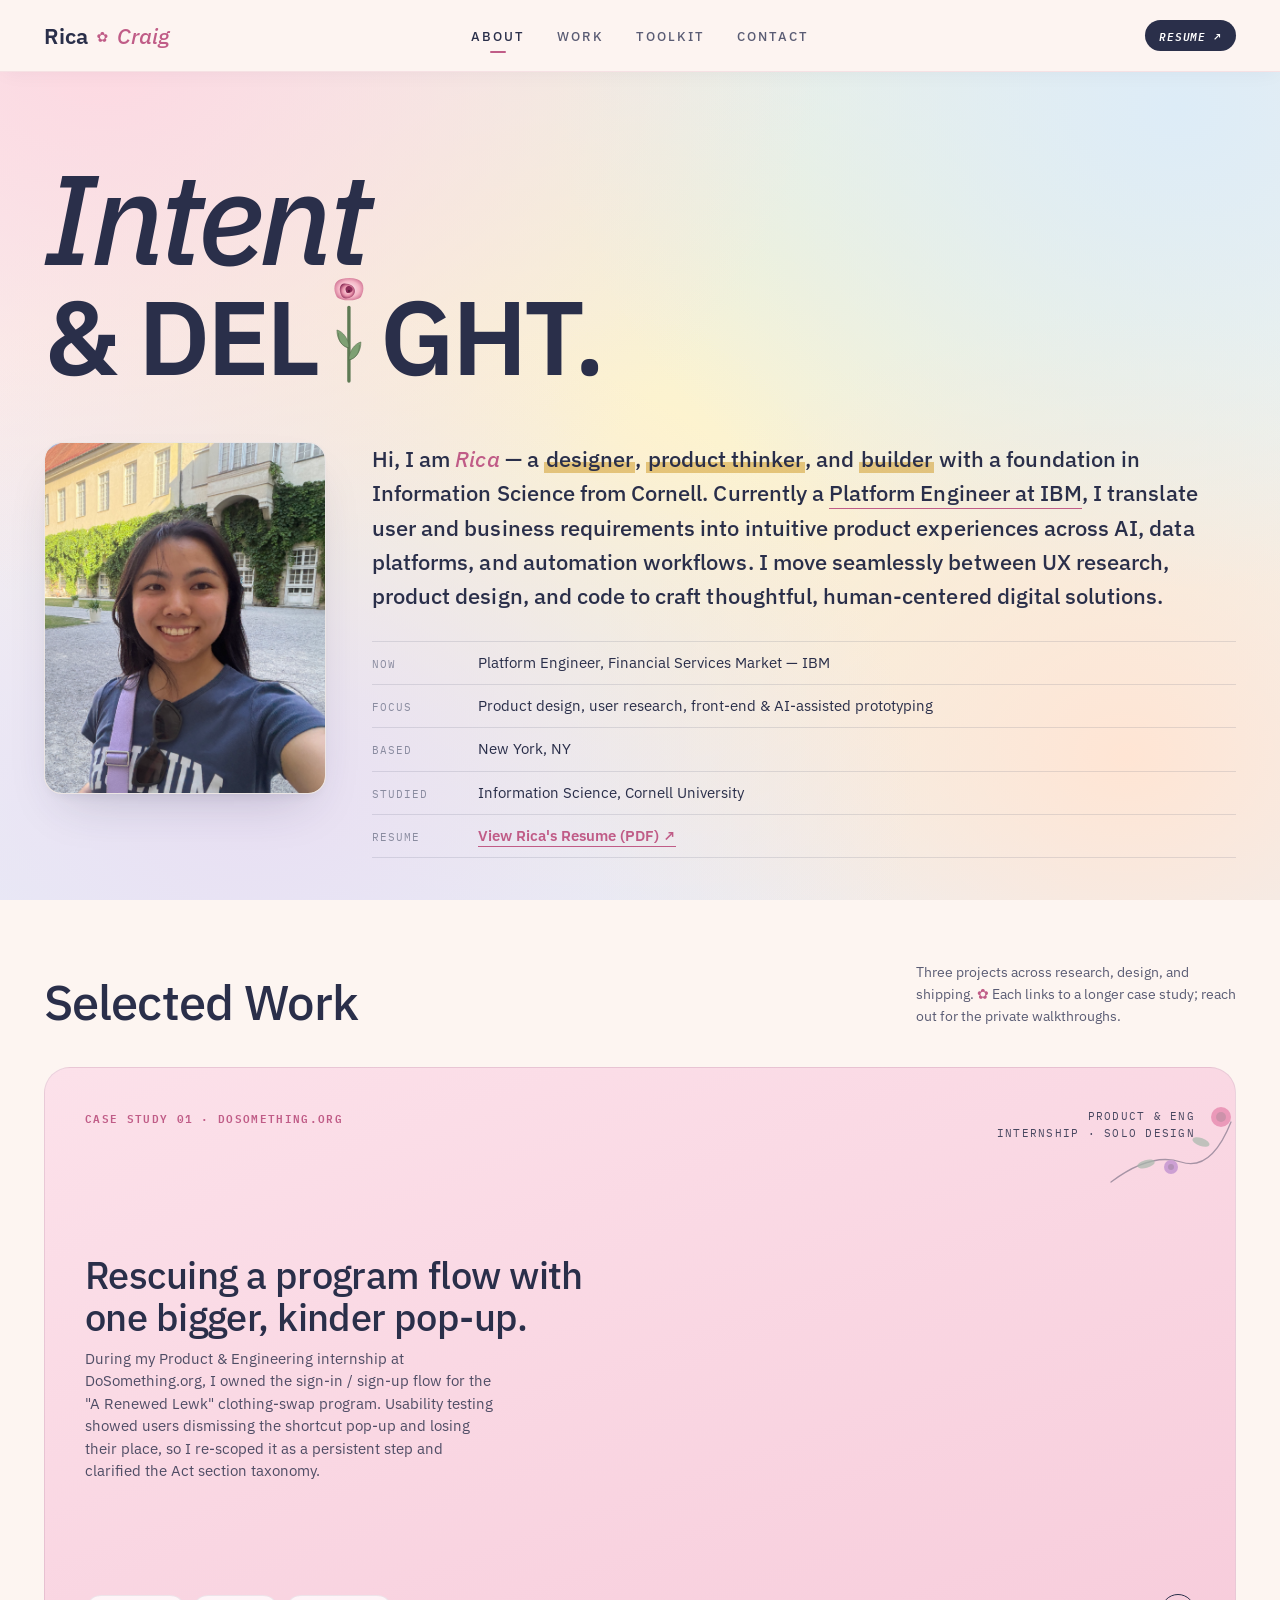
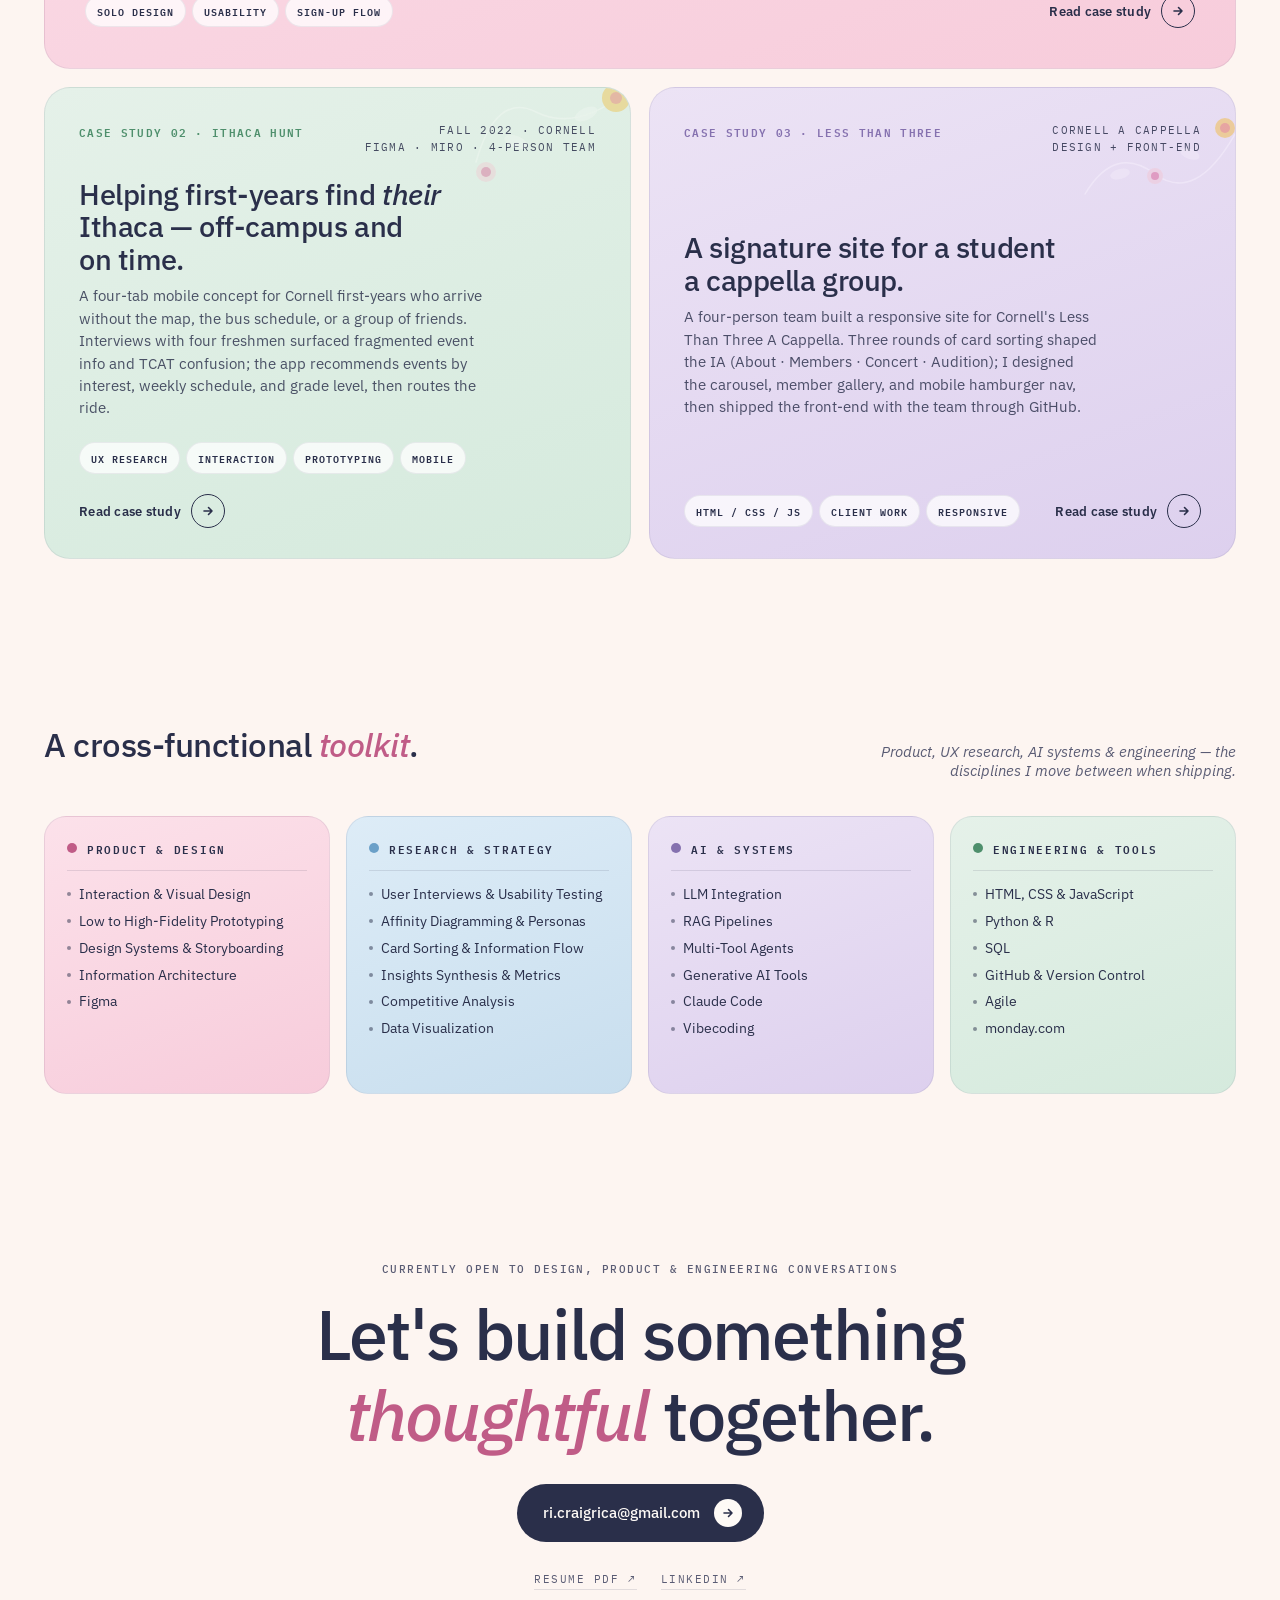
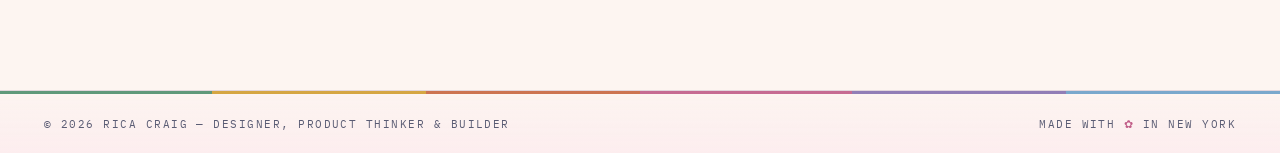
<file: index.html>
<!DOCTYPE html>
<html lang="en">
<head>
  <meta charset="utf-8">
  <meta name="viewport" content="width=device-width, initial-scale=1">
  <title>Rica Craig — Designer, Product Thinker & Builder</title>
  <link rel="preconnect" href="https://fonts.googleapis.com">
  <link rel="preconnect" href="https://fonts.gstatic.com" crossorigin="">
  <link href="https://fonts.googleapis.com/css2?family=Playfair+Display:ital,wght@0,400;0,500;0,600;0,700;1,400;1,500;1,700&family=IBM+Plex+Sans:wght@300;400;500;600;700&family=Cormorant+Garamond:ital,wght@0,400;0,500;0,600;1,400;1,500&family=IBM+Plex+Mono:wght@400;500&display=swap" rel="stylesheet">
  <style>
    /* --- Rica — LoveShackFancy foundation + vibrant nature accents --- */
    :root{
      /* Pastel dream foundation */
      --canvas: #FDF5F1;
      --blush:  #FCE4EC;
      --peach:  #FFE5D4;
      --sky:    #DDECF7;
      --mint:   #DFF1E4;
      --lilac:  #EAE0F4;
      --butter: #FFF3CE;
      --paper:  #FFFFFF;
      --border-soft: rgba(90,92,116,.16);

      /* Ink */
      --ink-1: #2A2F4A;
      --ink-2: #5A5C74;
      --ink-3: #8A8CA0;

      /* Muted accents used sparingly */
      --rose:      #C05C87;
      --tulip:     #C7663F;
      --marigold:  #D19E2F;
      --emerald:   #4E8F6C;
      --violet:    #8571AF;
      --skyvivid:  #6BA0C8;

      --focus-ring: color-mix(in oklch, var(--ink-1) 30%, transparent);
    }
    html, body{ background: var(--canvas); }
    /* --- Continuous LoveShackFancy watercolor floral pattern on the whole canvas --- */
    body::before{
      content:"";
      position: fixed; inset: 0;
      pointer-events: none;
      z-index: 0;
      opacity: 1;
      background:
        radial-gradient(1200px 900px at 8% 6%, #FCD9E2 0%, rgba(252,217,226,0) 60%),
        radial-gradient(1000px 780px at 92% 12%, #DDECF7 0%, rgba(221,236,247,0) 62%),
        radial-gradient(1100px 820px at 20% 88%, #E8DFF3 0%, rgba(232,223,243,0) 60%),
        radial-gradient(900px 720px at 88% 84%, #FFE5D4 0%, rgba(255,229,212,0) 62%),
        radial-gradient(1300px 900px at 50% 50%, #FFF3CE 0%, rgba(255,243,206,0) 55%),
        radial-gradient(1400px 1000px at 60% 30%, #DFF1E4 0%, rgba(223,241,228,0) 65%),
        linear-gradient(180deg, #FCEBEF 0%, #FDF5F1 40%, #E9F1F8 100%);
      filter: saturate(1.02);
    }
    x-dc, .hero, .work, .toolkit, .contact, .foot-strip { position: relative; z-index: 1; }
    body{
      margin:0;
      font-family:"IBM Plex Sans", ui-sans-serif, system-ui, sans-serif;
      color: var(--ink-1);
      -webkit-font-smoothing: antialiased;
      text-rendering: optimizeLegibility;
    }
    a{ color: var(--ink-1); text-decoration: none; transition: color 160ms; }
    a:hover{ color: var(--rose); }
    ::selection{ background: var(--rose); color: #FEFAF6; }

    .mono{ font-family:"IBM Plex Mono", ui-monospace, monospace; letter-spacing:.14em; text-transform:uppercase; font-size:10.5px; font-weight:500; color: var(--ink-2); }
    .serif-i{ font-family:"IBM Plex Sans", ui-sans-serif, system-ui, sans-serif; font-style: italic; font-weight: 500; }

    .floral-bg{ display:none !important; }

    /* ============ NAV ============ */
    .nav{
      position: sticky; top:0; z-index: 100;
      display:grid; grid-template-columns: 1fr auto 1fr; align-items:center;
      padding: 20px 44px;
      background: color-mix(in oklab, var(--canvas) 92%, var(--blush) 8%);
      backdrop-filter: blur(20px) saturate(1.3);
      -webkit-backdrop-filter: blur(20px) saturate(1.3);
      border-bottom: 1px solid rgba(192, 92, 135, 0.12);
      box-shadow: 0 4px 20px -4px rgba(42, 47, 74, 0.05);
      transition: background 200ms ease, border-color 200ms ease, box-shadow 200ms ease;
    }
    .brand{ font-family:"IBM Plex Sans", ui-sans-serif, system-ui, sans-serif; font-weight:600; font-size:22px; letter-spacing:-0.005em; color: var(--ink-1); }
    .brand em{ font-family:"IBM Plex Sans", ui-sans-serif, system-ui, sans-serif; font-style: italic; font-weight:500; color: var(--rose); }
    .brand .flourish{ display:inline-block; color: var(--rose); font-size:14px; transform: translateY(-2px); margin: 0 4px; }
    .navlinks{ display:flex; gap:32px; justify-content:center; }
    .navlinks a{
      font-size:12.5px; font-weight:500; letter-spacing:.16em; text-transform:uppercase;
      padding:6px 0; position:relative; color: var(--ink-2);
    }
    .navlinks a.on{ color: var(--ink-1); }
    .navlinks a.on::after{ content:""; position:absolute; left:50%; bottom:-3px; width:16px; height:2px; background: var(--rose); transform: translateX(-50%); border-radius: 99px; }
    .navlinks a{ transition: color 160ms ease; }
    .navlinks a:nth-of-type(1):hover{ color: var(--emerald); }
    .navlinks a:nth-of-type(2):hover{ color: var(--rose); }
    .navlinks a:nth-of-type(3):hover{ color: var(--violet); }
    .navlinks a:nth-of-type(4):hover{ color: var(--skyvivid); }
    .navright{ display:flex; gap:14px; justify-content:flex-end; align-items:center; font-family:"IBM Plex Sans", ui-sans-serif, system-ui, sans-serif; font-style: italic; font-size:16px; color: var(--ink-2); }
    .navright .heart{ color: var(--rose); }

    /* ============ HERO ============ */
    /* ============ HERO ============ */
    .hero{
      position:relative;
      padding: 84px 44px 96px;
      max-width: 1200px; margin: 0 auto;
      isolation: isolate;
    }

    .display{
      font-family:"IBM Plex Sans", ui-sans-serif, system-ui, sans-serif;
      font-weight: 500;
      font-size: clamp(3.6rem, 10vw, 9.5rem);
      line-height: .96;
      letter-spacing: -0.035em;
      margin: 0;
      color: var(--ink-1);
      position:relative; z-index:2;
    }
    .display .row{ display:flex; align-items:flex-end; gap: .06em; flex-wrap:wrap; }
    .display .word-serif{ font-family:"IBM Plex Sans", ui-sans-serif, system-ui, sans-serif; font-weight:500; font-style: italic; }
    .display .word-sans{
      font-family:"IBM Plex Sans", sans-serif;
      font-weight: 600; letter-spacing: -0.03em;
      text-transform: uppercase;
      font-size: .82em;
    }
    .display .flower-swap{
      display:inline-flex; align-items:flex-end; justify-content:center;
      width: .28em; height: .82em;
      margin: 0 .04em .02em; vertical-align: baseline;
      position: relative;
    }
    .display .flower-swap svg{ width:100%; height:100%; overflow: visible; display:block; }

    .hero-under{
      margin-top: 56px;
      display:grid; grid-template-columns: 280px 1fr; gap: 48px; align-items: start;
      position:relative; z-index:2;
      width: 100%;
    }
    @media (max-width: 900px){
      .hero-under{ grid-template-columns: 1fr; gap: 36px; }
      .portrait-frame{ max-width: 260px; }
    }

    .portrait-frame{
      position: relative;
      width: 100%;
      max-width: 280px;
      aspect-ratio: 4 / 5;
      border-radius: 18px;
      overflow: hidden;
      box-shadow: 0 24px 48px -20px rgba(42,47,74,.22), 0 6px 16px -8px rgba(42,47,74,.12);
      border: 1px solid rgba(42,47,74,.08);
      background: var(--canvas);
    }
    .portrait-frame img{
      width: 100%;
      height: 100%;
      object-fit: cover;
      display: block;
    }
    .bio-col{ display:flex; flex-direction: column; gap: 24px; width: 100%; max-width: 100%; }
    .hero-bio{
      font-family:"IBM Plex Sans", ui-sans-serif, system-ui, sans-serif;
      font-weight: 500; font-size: clamp(18px, 1.85vw, 22px);
      line-height: 1.55; color: var(--ink-1); letter-spacing: .002em;
      margin: 0;
      text-wrap: pretty;
    }
    .hero-bio .name{ font-style: italic; color: var(--rose); }
    .hero-bio .u{
      background-image: linear-gradient(transparent 62%, color-mix(in oklab, var(--marigold) 55%, transparent) 62%);
      padding: 0 .08em;
    }
    .hero-bio .link{ border-bottom: 1.5px solid var(--rose); padding-bottom:1px; }
    .hero-bio .link:hover{ color: var(--rose); }

    .hero-meta{ display:flex; flex-direction: column; padding-top: 4px; width: 100%; }
    .hero-meta .row{
      display:grid; grid-template-columns: 88px 1fr; gap: 18px;
      padding: 11px 0; border-top: 1px solid var(--border-soft); align-items: baseline;
    }
    .hero-meta .row:last-child{ border-bottom: 1px solid var(--border-soft); }
    .hero-meta .k{ color: var(--ink-3); font-family:"IBM Plex Mono", monospace; font-size: 10.5px; letter-spacing:.1em; text-transform: uppercase; }
    .hero-meta .v{ color: var(--ink-1); font-size: 14.5px; line-height: 1.4; }

    /* ============ WORK — elevated as focal point ============ */
    .work{ padding: 8px 44px 100px; max-width: 1200px; margin: 0 auto; position:relative; }
    .work-head{
      display:flex; justify-content: space-between; align-items:flex-end;
      margin-bottom: 40px; gap: 40px;
    }
    .work-head h2{
      font-family:"IBM Plex Sans", ui-sans-serif, system-ui, sans-serif; font-weight: 500;
      font-size: clamp(2rem, 3.8vw, 3.2rem); letter-spacing: -0.018em; margin: 0; line-height: 1.05;
      color: var(--ink-1);
    }
    .work-head h2 em{ font-family:"IBM Plex Sans", ui-sans-serif, system-ui, sans-serif; font-style: italic; color: var(--rose); font-weight:500; }
    .work-head .side{ color: var(--ink-2); font-size: 14px; max-width: 320px; line-height: 1.55; }
    .work-head .side .flourish{ color: var(--rose); }

    .work-grid{ display:grid; grid-template-columns: 1fr 1fr; gap: 18px; }
    .work-grid .full{ grid-column: 1 / -1; }

    /* ============ WORK CARDS ============ */
    .card{
      position:relative; overflow: hidden;
      border-radius: 26px;
      padding: 34px 34px 30px;
      min-height: 400px;
      display:flex; flex-direction: column; justify-content: space-between; gap: 22px;
      transition: transform 260ms cubic-bezier(.2,.7,.2,1), box-shadow 260ms cubic-bezier(.2,.7,.2,1), border-color 220ms ease;
      color: var(--ink-1) !important;
      border: 1px solid rgba(42,47,74,.08);
      text-decoration: none !important;
    }
    .card, .card *{ text-decoration: none !important; }
    .card:hover{
      transform: translateY(-6px);
      box-shadow: 0 32px 60px -30px rgba(42,47,74,.28), 0 8px 20px -12px rgba(42,47,74,.14);
    }
    .card.tall{ min-height: 520px; padding: 40px; }

    .card .head{ display:flex; justify-content: space-between; align-items:flex-start; gap: 20px; }
    .card .head .no{ font-family:"IBM Plex Mono", monospace; font-size: 11px; letter-spacing: .12em; text-transform: uppercase; }
    .card .head .meta{ font-family:"IBM Plex Mono", monospace; font-size: 10.5px; letter-spacing: .12em; text-transform: uppercase; text-align: right; line-height: 1.6; opacity:.85; }

    .card .title{
      font-family:"IBM Plex Sans", ui-sans-serif, system-ui, sans-serif; font-weight: 500;
      font-size: clamp(1.6rem, 2.3vw, 2.3rem); letter-spacing: -0.015em; line-height: 1.1;
      margin: 0; max-width: 22ch;
    }
    .card.tall .title{ font-size: clamp(2rem, 3vw, 3rem); max-width: 24ch; }
    .card .title em{ font-family:"IBM Plex Sans", ui-sans-serif, system-ui, sans-serif; font-style: italic; font-weight:500; }

    .card .desc{ font-size: 14.5px; max-width: 46ch; line-height: 1.55; margin: 10px 0 0; opacity:.88; }

    .card .foot{
      display:flex; justify-content: space-between; align-items:center; gap: 20px; flex-wrap: wrap;
    }
    .card .tags{ display:flex; gap: 6px; flex-wrap: wrap; }
    .card .tags .t{
      padding: 6px 11px; border-radius: 99px;
      border: none;
      font-family:"IBM Plex Mono", monospace; font-size: 10px; letter-spacing: .1em; text-transform: uppercase;
      font-weight: 600;
    }
    /* Tag chips on pastel cards */
    .card .tags .t{ background: rgba(255,255,255,.75) !important; color: var(--ink-1) !important; border: 1px solid rgba(42,47,74,.08); }
    .card .cta{ display:inline-flex; align-items:center; gap: 10px; font-size: 12.5px; font-weight: 600; letter-spacing:.02em; color: var(--ink-1) !important; }
    .card .cta .arrow{
      width:32px; height:32px; border-radius:99px;
      border:1.5px solid var(--ink-1);
      background: transparent;
      display:inline-flex; align-items:center; justify-content:center;
      transition: background 220ms ease, color 220ms ease, transform 220ms ease, border-color 220ms ease;
    }
    .card .cta .arrow svg{ transition: transform 220ms ease; }
    .card .cta .arrow svg path{ stroke: currentColor; }
    .card:hover .cta .arrow{ background: var(--ink-1); color: #FFFFFF; border-color: var(--ink-1); }
    .card:hover .cta .arrow svg{ transform: translateX(2px); }
    .card:hover .cta .arrow svg path{ stroke: #FFFFFF; }

    /* Soft pastel card fills — blend with backdrop, dark ink text */
    .fill-emerald{  background: linear-gradient(160deg, #E5F1E9 0%, #D5EADD 100%) !important; --card-accent: #4E8F6C; }
    .fill-marigold{ background: linear-gradient(160deg, #FFF3D1 0%, #FFE8B0 100%) !important; --card-accent: #D19E2F; }
    .fill-rose{     background: linear-gradient(160deg, #FCE1EA 0%, #F7CCDB 100%) !important; --card-accent: #C05C87; }
    .fill-violet{   background: linear-gradient(160deg, #ECE3F5 0%, #DDD0EE 100%) !important; --card-accent: #8571AF; }
    .fill-tulip{    background: linear-gradient(160deg, #FFE0CE 0%, #FBCDB4 100%) !important; --card-accent: #C7663F; }
    .fill-sky{      background: linear-gradient(160deg, #DDECF7 0%, #C8DEEE 100%) !important; --card-accent: #6BA0C8; }
    .card .head .no,
    .card .head .meta,
    .card .title,
    .card .desc{ color: var(--ink-1) !important; }
    .card .head .no{ color: var(--card-accent, var(--ink-1)) !important; font-weight: 600; }
    .card:hover{ border-color: var(--card-accent) !important; }
    .card .desc{ opacity: .82; }

    /* Card decoration — tiny floral sprig */
    .card .sprig{ position:absolute; opacity:.55; pointer-events:none; }

    /* Resume button pill */
    .resume-pill{
      display: inline-flex; align-items: center; gap: 5px;
      padding: 6px 14px; border-radius: 99px;
      background: var(--ink-1); color: #FFF !important;
      font-family: "IBM Plex Mono", monospace; font-size: 11px; letter-spacing: .08em;
      text-transform: uppercase; font-weight: 600;
      transition: all 180ms ease; text-decoration: none !important;
    }
    .resume-pill:hover{
      background: var(--rose); color: #FFF !important; transform: translateY(-1px);
      box-shadow: 0 4px 12px rgba(192, 92, 135, .3);
    }

    /* ============ TOOLKIT — static categorized ============ */
    .toolkit{
      position: relative;
      padding: 64px 44px 72px;
      max-width: 1200px; margin: 0 auto;
    }
    .toolkit-head{
      display:flex; justify-content: space-between; align-items: baseline; gap: 20px;
      margin-bottom: 36px;
    }
    .toolkit-head h3{
      margin: 0; font-family:"IBM Plex Sans", ui-sans-serif, system-ui, sans-serif; font-weight: 500;
      font-size: clamp(1.6rem, 2.6vw, 2.4rem); letter-spacing: -0.015em;
    }
    .toolkit-head h3 em{ font-family:"IBM Plex Sans", ui-sans-serif, system-ui, sans-serif; font-style: italic; color: var(--rose); font-weight:500; }
    .toolkit-head p{ margin: 0; font-family:"IBM Plex Sans", ui-sans-serif, system-ui, sans-serif; font-style: italic; color: var(--ink-2); font-size: 15px; max-width: 360px; text-align: right; }
    .toolkit-grid{ display:grid; grid-template-columns: repeat(4, 1fr); gap: 16px; }
    .tk-cat{
      border-radius: 22px; padding: 22px 22px 24px;
      border: 1px solid rgba(42,47,74,.08);
      display:flex; flex-direction: column; gap: 14px;
      min-height: 230px;
    }
    .tk-cat.c-design{   background: linear-gradient(160deg, #FCE1EA 0%, #F7CCDB 100%); }
    .tk-cat.c-research{ background: linear-gradient(160deg, #DDECF7 0%, #C8DEEE 100%); }
    .tk-cat.c-eng{      background: linear-gradient(160deg, #E5F1E9 0%, #D5EADD 100%); }
    .tk-cat.c-ai{       background: linear-gradient(160deg, #ECE3F5 0%, #DDD0EE 100%); }
    .tk-cat .cat-head{ display:flex; align-items:center; gap: 10px; padding-bottom: 12px; border-bottom: 1px solid rgba(42,47,74,.12); }
    .tk-cat .cat-dot{ width: 10px; height: 10px; border-radius: 99px; }
    .tk-cat.c-design .cat-dot{ background: var(--rose); }
    .tk-cat.c-research .cat-dot{ background: var(--skyvivid); }
    .tk-cat.c-eng .cat-dot{ background: var(--emerald); }
    .tk-cat.c-ai .cat-dot{ background: var(--violet); }
    .tk-cat .cat-name{ font-family:"IBM Plex Mono", monospace; font-size: 10.5px; letter-spacing: .16em; text-transform: uppercase; color: var(--ink-1); font-weight: 600; }
    .tk-cat ul{ list-style:none; padding:0; margin: 0; display:flex; flex-direction: column; gap: 8px; }
    .tk-cat li{ font-size: 14px; color: var(--ink-1); line-height: 1.35; display:flex; align-items:center; gap: 8px; }
    .tk-cat li::before{ content:""; width: 4px; height: 4px; border-radius: 99px; background: var(--ink-1); opacity: .5; flex: none; }
    @media (max-width: 900px){ .toolkit-grid{ grid-template-columns: 1fr 1fr; } }
    @media (max-width: 560px){ .toolkit-grid{ grid-template-columns: 1fr; } }

    /* ============ CONTACT ============ */
    .contact{
      padding: 96px 44px 40px; max-width: 1200px; margin: 0 auto;
      text-align: center; position:relative;
    }
    .contact .kicker{ color: var(--ink-2); }
    .contact h2{
      font-family:"IBM Plex Sans", ui-sans-serif, system-ui, sans-serif; font-weight: 500;
      font-size: clamp(2.4rem, 5.5vw, 4.6rem); letter-spacing: -0.028em; line-height: 1.15;
      margin: 18px 0 28px; text-wrap: balance;
    }
    .contact h2 .i{ font-family:"IBM Plex Sans", ui-sans-serif, system-ui, sans-serif; font-style: italic; color: var(--rose); font-weight: 500; }
    .contact .email{
      display:inline-flex; align-items:center; gap: 14px; padding: 15px 22px 15px 26px;
      border-radius: 99px; background: var(--ink-1); color: #FEFAF6;
      font-size: 14.5px; font-weight: 500;
      transition: transform 160ms cubic-bezier(.2,.7,.2,1), background 160ms;
    }
    .contact .email:hover{ transform: translateY(-2px); background: var(--rose); color: #FFF8FB; }
    .contact .email .arrow{ width: 28px; height: 28px; border-radius: 99px; background: #FEFAF6; color: var(--ink-1); display:inline-flex; align-items:center; justify-content:center; }
    .contact .links{ margin-top: 30px; display:flex; justify-content:center; gap: 24px; flex-wrap:wrap; }
    .contact .links a{ font-family:"IBM Plex Mono", monospace; font-size: 11px; letter-spacing: .14em; text-transform: uppercase; color: var(--ink-2); border-bottom: 1px solid var(--border-soft); padding-bottom: 3px; }
    .contact .links a:hover{ color: var(--rose); border-color: var(--rose); }

    /* Footer — vibrant flower rail */
    .foot-strip{
      margin-top: 60px; padding: 26px 44px 22px;
      border-top: 1px solid var(--border-soft);
      background: linear-gradient(180deg, transparent, color-mix(in oklab, var(--blush) 45%, transparent));
      display:flex; justify-content: space-between; align-items:center; gap: 20px; flex-wrap: wrap;
      color: var(--ink-2); font-family:"IBM Plex Mono", monospace;
      font-size: 10.5px; letter-spacing:.14em; text-transform: uppercase;
      position: relative;
    }
    .foot-strip::before{
      content:""; position:absolute; left:0; right:0; top:0; height:3px;
      background: linear-gradient(90deg,
        var(--emerald) 0 16.6%,
        var(--marigold) 16.6% 33.3%,
        var(--tulip) 33.3% 50%,
        var(--rose) 50% 66.6%,
        var(--violet) 66.6% 83.3%,
        var(--skyvivid) 83.3% 100%);
      opacity: .9;
    }
    .foot-strip .heart{ color: var(--rose); }
    .foot-strip a:hover{ color: var(--rose); }

    /* Reusable inline floral sprig svg (in stylesheet as background-image would be heavier — inline SVG per instance is fine) */
    .rose-sprig-mini{ width: 44px; height: 44px; }
  </style>
</head>
<body>
<!-- ================ NAV ================ -->
<nav class="nav">
  <div class="brand">Rica <span class="flourish">✿</span> <em>Craig</em></div>
  <div class="navlinks">
    <a href="#about" class="on">About</a>
    <a href="#work">Work</a>
    <a href="#toolkit">Toolkit</a>
    <a href="#contact">Contact</a>
  </div>
  <div class="navright">
    <a href="Rica_Craig_Resume.pdf" target="_blank" rel="noopener" class="resume-pill">Resume ↗</a>
  </div>
</nav>

<!-- ================ HERO ================ -->
<section class="hero" id="top">

  <!-- Delicate watercolor floral watermark — hand-drawn SVG sprigs, low-opacity -->
  <div class="floral-bg" aria-hidden="true">
    <svg style="top:-40px; left:-30px;" width="360" height="360" viewBox="0 0 200 200">
      <g opacity=".9">
        <path d="M40 130 Q 60 90, 90 105 T 150 90" fill="none" stroke="#7A9E71" stroke-width="1.6" stroke-linecap="round"></path>
        <ellipse cx="60" cy="112" rx="6" ry="10" fill="#7A9E71" opacity=".55" transform="rotate(-30 60 112)"></ellipse>
        <ellipse cx="118" cy="98" rx="6" ry="10" fill="#7A9E71" opacity=".55" transform="rotate(25 118 98)"></ellipse>
        <g transform="translate(90 88)">
          <circle r="14" fill="#F4C2CE"></circle>
          <circle r="9" fill="#E890A9"></circle>
          <circle r="4" fill="#D63F7D"></circle>
        </g>
        <g transform="translate(148 76)">
          <circle r="10" fill="#F4C2CE"></circle>
          <circle r="5" fill="#E890A9"></circle>
        </g>
        <g transform="translate(50 118)">
          <circle r="8" fill="#C4D8EE"></circle>
          <circle r="4" fill="#88B4DF"></circle>
        </g>
      </g>
    </svg>

    <svg style="top:20px; right:-20px;" width="320" height="320" viewBox="0 0 200 200">
      <g opacity=".85">
        <path d="M160 40 Q 130 70, 110 60 T 60 90" fill="none" stroke="#7A9E71" stroke-width="1.6" stroke-linecap="round"></path>
        <path d="M158 45 Q 145 62, 135 55" fill="none" stroke="#7A9E71" stroke-width="1.2"></path>
        <ellipse cx="130" cy="70" rx="10" ry="6" fill="#7A9E71" opacity=".5" transform="rotate(-15 130 70)"></ellipse>
        <ellipse cx="90" cy="80" rx="10" ry="6" fill="#7A9E71" opacity=".5" transform="rotate(20 90 80)"></ellipse>
        <g transform="translate(155 42)">
          <circle r="16" fill="#F4C2CE"></circle>
          <circle r="10" fill="#E890A9"></circle>
          <circle r="5" fill="#D63F7D"></circle>
        </g>
        <g transform="translate(75 92)">
          <circle r="11" fill="#F4C2CE"></circle>
          <circle r="6" fill="#E890A9"></circle>
        </g>
        <g transform="translate(115 65)">
          <circle r="7" fill="#C4D8EE"></circle>
          <circle r="3.5" fill="#88B4DF"></circle>
        </g>
      </g>
    </svg>

    <svg style="bottom:-40px; left:38%;" width="280" height="200" viewBox="0 0 200 140">
      <g opacity=".75">
        <path d="M20 100 Q 60 70, 100 80 T 180 60" fill="none" stroke="#7A9E71" stroke-width="1.4" stroke-linecap="round"></path>
        <ellipse cx="55" cy="90" rx="8" ry="5" fill="#7A9E71" opacity=".45" transform="rotate(-10 55 90)"></ellipse>
        <ellipse cx="130" cy="72" rx="8" ry="5" fill="#7A9E71" opacity=".45" transform="rotate(15 130 72)"></ellipse>
        <g transform="translate(90 78)">
          <circle r="10" fill="#F4C2CE"></circle>
          <circle r="6" fill="#E890A9"></circle>
          <circle r="3" fill="#D63F7D"></circle>
        </g>
        <g transform="translate(160 55)">
          <circle r="7" fill="#F4C2CE"></circle>
          <circle r="3.5" fill="#E890A9"></circle>
        </g>
        <g transform="translate(35 96)">
          <circle r="6" fill="#C4D8EE"></circle>
          <circle r="3" fill="#88B4DF"></circle>
        </g>
      </g>
    </svg>
  </div>

  <h1 class="display">
    <span class="row">
      <span class="word-serif">Intent</span>
    </span>
    <span class="row">
      <span class="word-sans">&amp; Del</span><span class="flower-swap" role="img" aria-label="i"><svg viewBox="0 0 44 140" preserveAspectRatio="xMidYMax meet"><defs><radialGradient id="tittle-outer" cx=".5" cy=".5" r=".6"><stop offset="0" stop-color="#FFF3F6"></stop><stop offset=".6" stop-color="#F4B2C3"></stop><stop offset="1" stop-color="#C25A80"></stop></radialGradient><radialGradient id="tittle-inner" cx=".5" cy=".5" r=".55"><stop offset="0" stop-color="#FCE2E8"></stop><stop offset=".6" stop-color="#E890A9"></stop><stop offset="1" stop-color="#8B2C57"></stop></radialGradient></defs><g><line x1="22" y1="38" x2="22" y2="136" stroke="#5E7A54" stroke-width="4.5" stroke-linecap="round"></line><path d="M22 92 C 12 90, 6 80, 6 68 C 14 70, 22 80, 22 92 Z" fill="#7EA073" stroke="#4F6947" stroke-width=".7"></path><path d="M22 92 C 12 90, 8 82, 8 72" fill="none" stroke="#4F6947" stroke-width=".6"></path><path d="M22 108 C 32 106, 38 96, 38 84 C 30 86, 22 96, 22 108 Z" fill="#7EA073" stroke="#4F6947" stroke-width=".7"></path><path d="M22 108 C 32 106, 36 98, 36 88" fill="none" stroke="#4F6947" stroke-width=".6"></path><g transform="translate(22 20)"><path d="M-16 4 C -22 -6, -20 -18, -10 -20 C -2 -22, 4 -22, 10 -20 C 20 -18, 22 -6, 16 4 C 10 10, -10 10, -16 4 Z" fill="url(#tittle-outer)" opacity=".95"></path><path d="M-10 2 C -14 -6, -12 -14, -6 -14 C 2 -14, 8 -10, 8 -4 C 8 2, 2 6, -4 6 C -8 6, -10 2, -10 2 Z" fill="url(#tittle-inner)"></path><path d="M-4 -4 C -6 -8, -2 -12, 2 -10 C 6 -8, 6 -4, 2 -2 C -2 0, -4 -2, -4 -4 Z" fill="#8B2C57"></path><circle cx="0" cy="-4" r="1.6" fill="#5E1C3B"></circle></g></g></svg></span><span class="word-sans">ght.</span>
    </span>
  </h1>

  <div class="hero-under" id="about">
    <div class="portrait-frame">
      <img src="rica_craig_profile_photo.jpg" alt="Rica Craig" style="position:absolute;inset:0;width:100%;height:100%;object-fit:cover;border-radius:16px;">
    </div>
    <div class="bio-col">
      <p class="hero-bio">
        Hi, I am <span class="name">Rica</span> — a <span class="u">designer</span>, <span class="u">product thinker</span>, and <span class="u">builder</span> with a foundation in Information Science from Cornell. Currently a <a class="link" href="#work">Platform Engineer at IBM</a>, I translate user and business requirements into intuitive product experiences across AI, data platforms, and automation workflows. I move seamlessly between UX research, product design, and code to craft thoughtful, human-centered digital solutions.
      </p>
      <div class="hero-meta">
        <div class="row"><span class="k">Now</span><span class="v">Platform Engineer, Financial Services Market — IBM</span></div>
        <div class="row"><span class="k">Focus</span><span class="v">Product design, user research, front-end &amp; AI-assisted prototyping</span></div>
        <div class="row"><span class="k">Based</span><span class="v">New York, NY</span></div>
        <div class="row"><span class="k">Studied</span><span class="v">Information Science, Cornell University</span></div>
        <div class="row"><span class="k">Resume</span><span class="v"><a href="Rica_Craig_Resume.pdf" target="_blank" rel="noopener" style="color:var(--rose); font-weight:600; border-bottom:1.5px solid var(--rose); padding-bottom:1px;">View Rica's Resume (PDF) ↗</a></span></div>
      </div>
    </div>
  </div>
</section>

<!-- ================ WORK (elevated) ================ -->
<section class="work" id="work">
  <div class="work-head">
    <h2>Selected Work</h2>
    <div class="side">Three projects across research, design, and shipping. <span class="flourish">✿</span> Each links to a longer case study; reach out for the private walkthroughs.</div>
  </div>

  <div class="work-grid">

    <!-- FULL / hero card: DoSomething (most recent) -->
    <a class="card tall full fill-rose" href="Case-DoSomething.dc.html" id="p-dosth">
      <div class="head">
        <div class="no">Case Study 01 · DoSomething.org</div>
        <div class="meta">Product &amp; Eng<br>Internship · Solo Design</div>
      </div>

      <svg class="sprig" width="150" height="150" viewBox="0 0 150 150" style="right:-6px; top:-6px; opacity:.4;" aria-hidden="true">
        <g>
          <path d="M20 120 Q 60 90, 90 100 T 140 60" fill="none" stroke="#2A2F4A" stroke-width="1.3" stroke-linecap="round"></path>
          <ellipse cx="55" cy="102" rx="9" ry="4" fill="#2E8B5A" opacity=".7" transform="rotate(-15 55 102)"></ellipse>
          <ellipse cx="110" cy="80" rx="9" ry="4" fill="#2E8B5A" opacity=".7" transform="rotate(20 110 80)"></ellipse>
          <g transform="translate(130 55)"><circle r="10" fill="#D63F7D"></circle><circle r="5" fill="#8B2C57"></circle></g>
          <g transform="translate(80 105)"><circle r="7" fill="#8B4FBF"></circle><circle r="3" fill="#4E2A78"></circle></g>
        </g>
      </svg>

      <div>
        <h3 class="title">Rescuing a program flow with one bigger, kinder pop-up.</h3>
        <p class="desc">During my Product &amp; Engineering internship at DoSomething.org, I owned the sign-in / sign-up flow for the "A Renewed Lewk" clothing-swap program. Usability testing showed users dismissing the shortcut pop-up and losing their place, so I re-scoped it as a persistent step and clarified the Act section taxonomy.</p>
      </div>

      <div class="foot">
        <div class="tags">
          <span class="t">Solo Design</span>
          <span class="t">Usability</span>
          <span class="t">Sign-up Flow</span>
        </div>
        <span class="cta">Read case study <span class="arrow"><svg width="14" height="14" viewBox="0 0 14 14" fill="none"><path d="M3 7h8m0 0L7.5 3.5M11 7l-3.5 3.5" stroke="currentColor" stroke-width="1.6" stroke-linecap="round" stroke-linejoin="round"></path></svg></span></span>
      </div>
    </a>

    <!-- Card 2: Ithaca Hunt -->
    <a class="card fill-emerald" href="Case-Ithaca.dc.html" id="p-ithaca">
      <div class="head">
        <div class="no">Case Study 02 · Ithaca Hunt</div>
        <div class="meta">Fall 2022 · Cornell<br>Figma · Miro · 4-person team</div>
      </div>

      <svg class="sprig" width="200" height="200" viewBox="0 0 200 200" style="right:-16px; top:-16px; opacity:.35;" aria-hidden="true">
        <g>
          <path d="M180 20 Q 130 60, 90 40 T 30 90" fill="none" stroke="#F7FBF6" stroke-width="1.6" stroke-linecap="round"></path>
          <ellipse cx="140" cy="42" rx="12" ry="6" fill="#F7FBF6" opacity=".8" transform="rotate(-25 140 42)"></ellipse>
          <ellipse cx="70" cy="70" rx="12" ry="6" fill="#F7FBF6" opacity=".8" transform="rotate(20 70 70)"></ellipse>
          <g transform="translate(170 26)"><circle r="14" fill="#F4B41A"></circle><circle r="6" fill="#E8552B"></circle></g>
          <g transform="translate(40 100)"><circle r="10" fill="#F4C2CE"></circle><circle r="5" fill="#D63F7D"></circle></g>
        </g>
      </svg>

      <div>
        <h3 class="title">Helping first-years find <em>their</em> Ithaca — off-campus and on&nbsp;time.</h3>
        <p class="desc">A four-tab mobile concept for Cornell first-years who arrive without the map, the bus schedule, or a group of friends. Interviews with four freshmen surfaced fragmented event info and TCAT confusion; the app recommends events by interest, weekly schedule, and grade level, then routes the ride.</p>
      </div>

      <div class="foot">
        <div class="tags">
          <span class="t">UX Research</span>
          <span class="t">Interaction</span>
          <span class="t">Prototyping</span>
          <span class="t">Mobile</span>
        </div>
        <span class="cta">Read case study <span class="arrow"><svg width="14" height="14" viewBox="0 0 14 14" fill="none"><path d="M3 7h8m0 0L7.5 3.5M11 7l-3.5 3.5" stroke="currentColor" stroke-width="1.6" stroke-linecap="round" stroke-linejoin="round"></path></svg></span></span>
      </div>
    </a>

    <!-- Card 3: Less Than Three -->
    <a class="card fill-violet" href="Case-LessThanThree.dc.html" id="p-l3">
      <div class="head">
        <div class="no">Case Study 03 · Less Than Three</div>
        <div class="meta">Cornell A Cappella<br>Design + Front-end</div>
      </div>

      <svg class="sprig" width="170" height="140" viewBox="0 0 170 140" style="right:-10px; top:-4px; opacity:.4;" aria-hidden="true">
        <g>
          <path d="M10 110 Q 40 60, 80 90 T 160 50" fill="none" stroke="#FBF6FF" stroke-width="1.4" stroke-linecap="round"></path>
          <ellipse cx="45" cy="90" rx="10" ry="5" fill="#FBF6FF" opacity=".7" transform="rotate(-15 45 90)"></ellipse>
          <ellipse cx="115" cy="70" rx="10" ry="5" fill="#FBF6FF" opacity=".7" transform="rotate(20 115 70)"></ellipse>
          <g transform="translate(150 44)"><circle r="10" fill="#F4B41A"></circle><circle r="5" fill="#E8552B"></circle></g>
          <g transform="translate(80 92)"><circle r="8" fill="#F4C2CE"></circle><circle r="4" fill="#D63F7D"></circle></g>
        </g>
      </svg>

      <div>
        <h3 class="title">A signature site for a student a&nbsp;cappella group.</h3>
        <p class="desc">A four-person team built a responsive site for Cornell's Less Than Three A Cappella. Three rounds of card sorting shaped the IA (About · Members · Concert · Audition); I designed the carousel, member gallery, and mobile hamburger nav, then shipped the front-end with the team through GitHub.</p>
      </div>

      <div class="foot">
        <div class="tags">
          <span class="t">HTML / CSS / JS</span>
          <span class="t">Client Work</span>
          <span class="t">Responsive</span>
        </div>
        <span class="cta">Read case study <span class="arrow"><svg width="14" height="14" viewBox="0 0 14 14" fill="none"><path d="M3 7h8m0 0L7.5 3.5M11 7l-3.5 3.5" stroke="currentColor" stroke-width="1.6" stroke-linecap="round" stroke-linejoin="round"></path></svg></span></span>
      </div>
    </a>

  </div>
</section>

<!-- ================ TOOLKIT ================ -->
<section class="toolkit" id="toolkit">
  <div class="toolkit-head">
    <h3>A cross-functional <em>toolkit</em>.</h3>
    <p>Product, UX research, AI systems &amp; engineering — the disciplines I move between when shipping.</p>
  </div>
  <div class="toolkit-grid">
    <div class="tk-cat c-design">
      <div class="cat-head"><span class="cat-dot"></span><span class="cat-name">Product &amp; Design</span></div>
      <ul>
        <li>Interaction &amp; Visual Design</li>
        <li>Low to High-Fidelity Prototyping</li>
        <li>Design Systems &amp; Storyboarding</li>
        <li>Information Architecture</li>
        <li>Figma</li>
      </ul>
    </div>
    <div class="tk-cat c-research">
      <div class="cat-head"><span class="cat-dot"></span><span class="cat-name">Research &amp; Strategy</span></div>
      <ul>
        <li>User Interviews &amp; Usability Testing</li>
        <li>Affinity Diagramming &amp; Personas</li>
        <li>Card Sorting &amp; Information Flow</li>
        <li>Insights Synthesis &amp; Metrics</li>
        <li>Competitive Analysis</li>
        <li>Data Visualization</li>
      </ul>
    </div>
    <div class="tk-cat c-ai">
      <div class="cat-head"><span class="cat-dot"></span><span class="cat-name">AI &amp; Systems</span></div>
      <ul>
        <li>LLM Integration</li>
        <li>RAG Pipelines</li>
        <li>Multi-Tool Agents</li>
        <li>Generative AI Tools</li>
        <li>Claude Code</li>
        <li>Vibecoding</li>
      </ul>
    </div>
    <div class="tk-cat c-eng">
      <div class="cat-head"><span class="cat-dot"></span><span class="cat-name">Engineering &amp; Tools</span></div>
      <ul>
        <li>HTML, CSS &amp; JavaScript</li>
        <li>Python &amp; R</li>
        <li>SQL</li>
        <li>GitHub &amp; Version Control</li>
        <li>Agile</li>
        <li>monday.com</li>
      </ul>
    </div>
  </div>
</section>

<!-- ================ CONTACT ================ -->
<section class="contact" id="contact">
  <div class="mono kicker">Currently open to design, product &amp; engineering conversations</div>
  <h2>Let's build something <span class="i">thoughtful</span>&nbsp;together.</h2>
  <a class="email" href="mailto:ri.craigrica@gmail.com">
    ri.craigrica@gmail.com
    <span class="arrow"><svg width="14" height="14" viewBox="0 0 14 14" fill="none"><path d="M3 7h8m0 0L7.5 3.5M11 7l-3.5 3.5" stroke="currentColor" stroke-width="1.6" stroke-linecap="round" stroke-linejoin="round"></path></svg></span>
  </a>
  <div class="links">
    <a href="Rica_Craig_Resume.pdf" target="_blank" rel="noopener">Resume PDF ↗</a>
    <a href="https://www.linkedin.com/in/rica-c-581874186/" target="_blank" rel="noopener">LinkedIn ↗</a>
  </div>
</section>

<footer class="foot-strip">
  <div>© 2026 Rica Craig — Designer, Product Thinker &amp; Builder</div>
  <div>Made with <span class="heart">✿</span> in New York</div>
</footer>
</body>
</html>
</file>
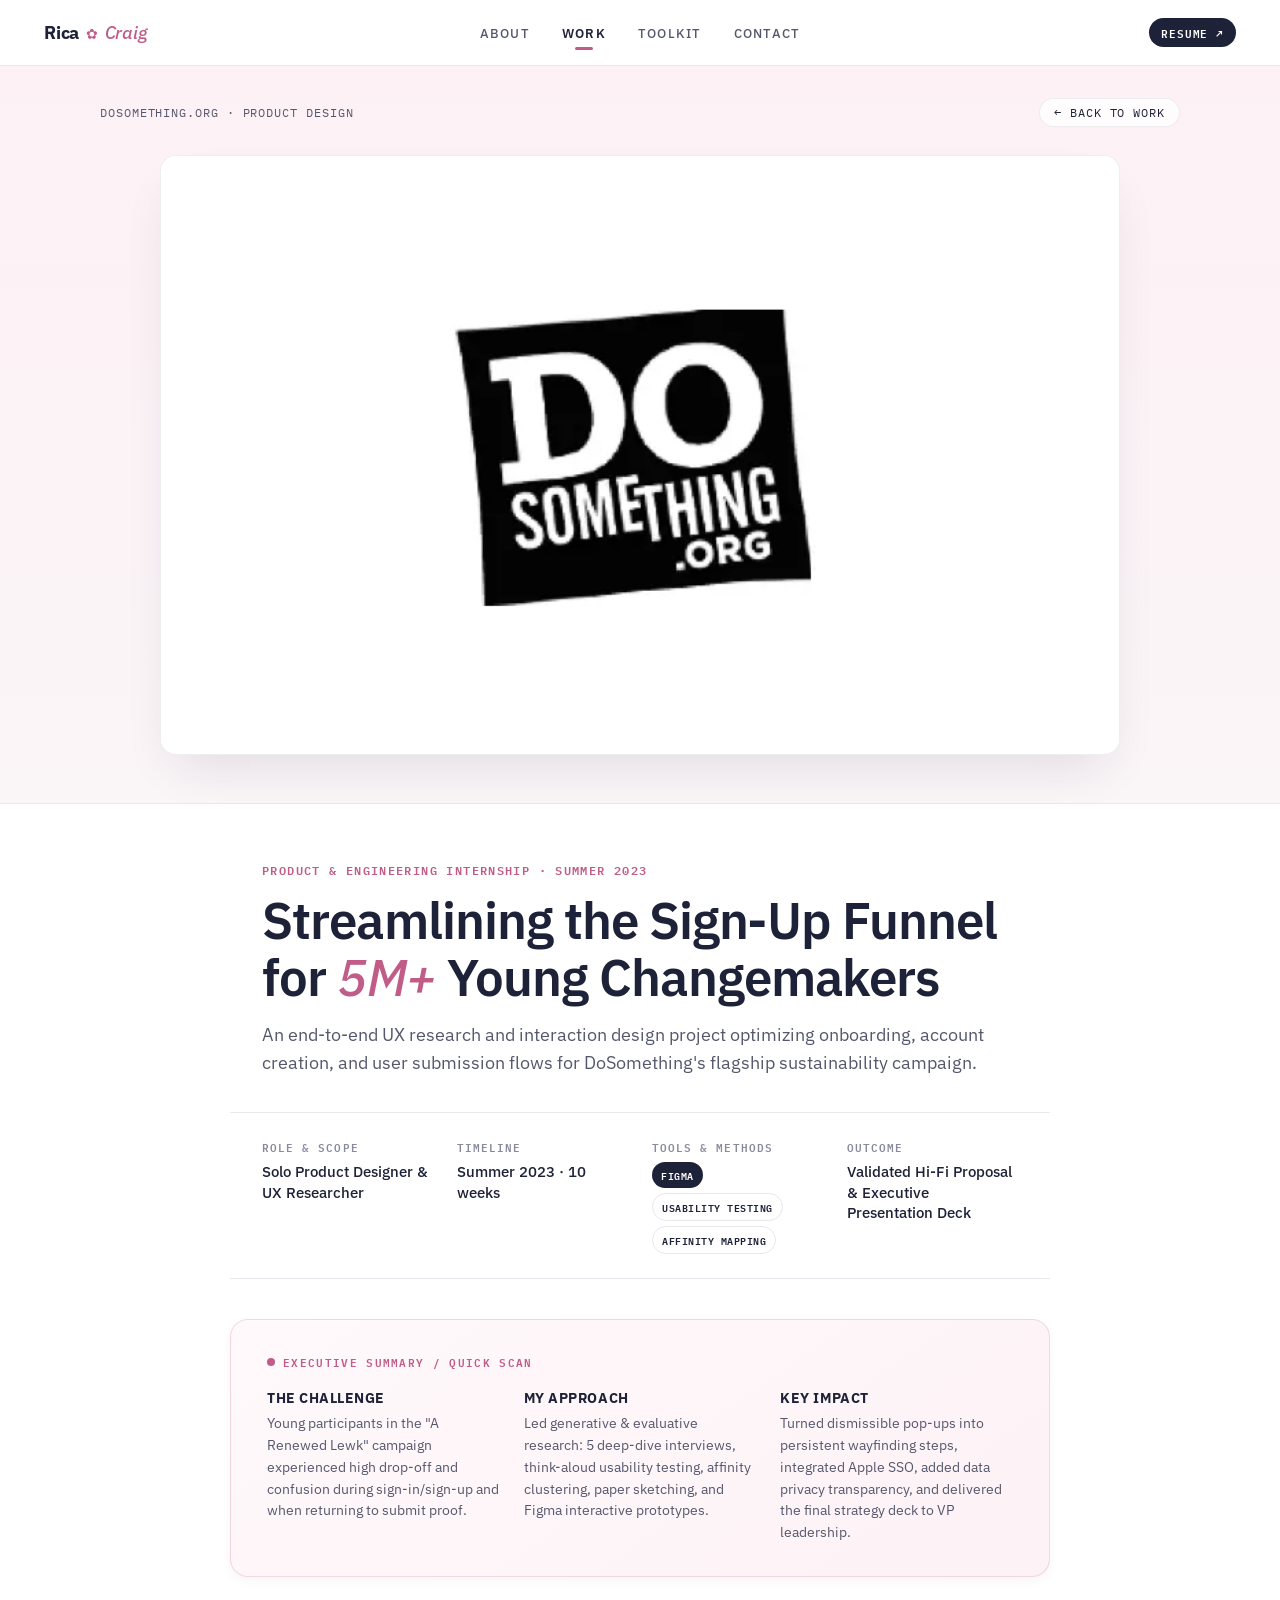
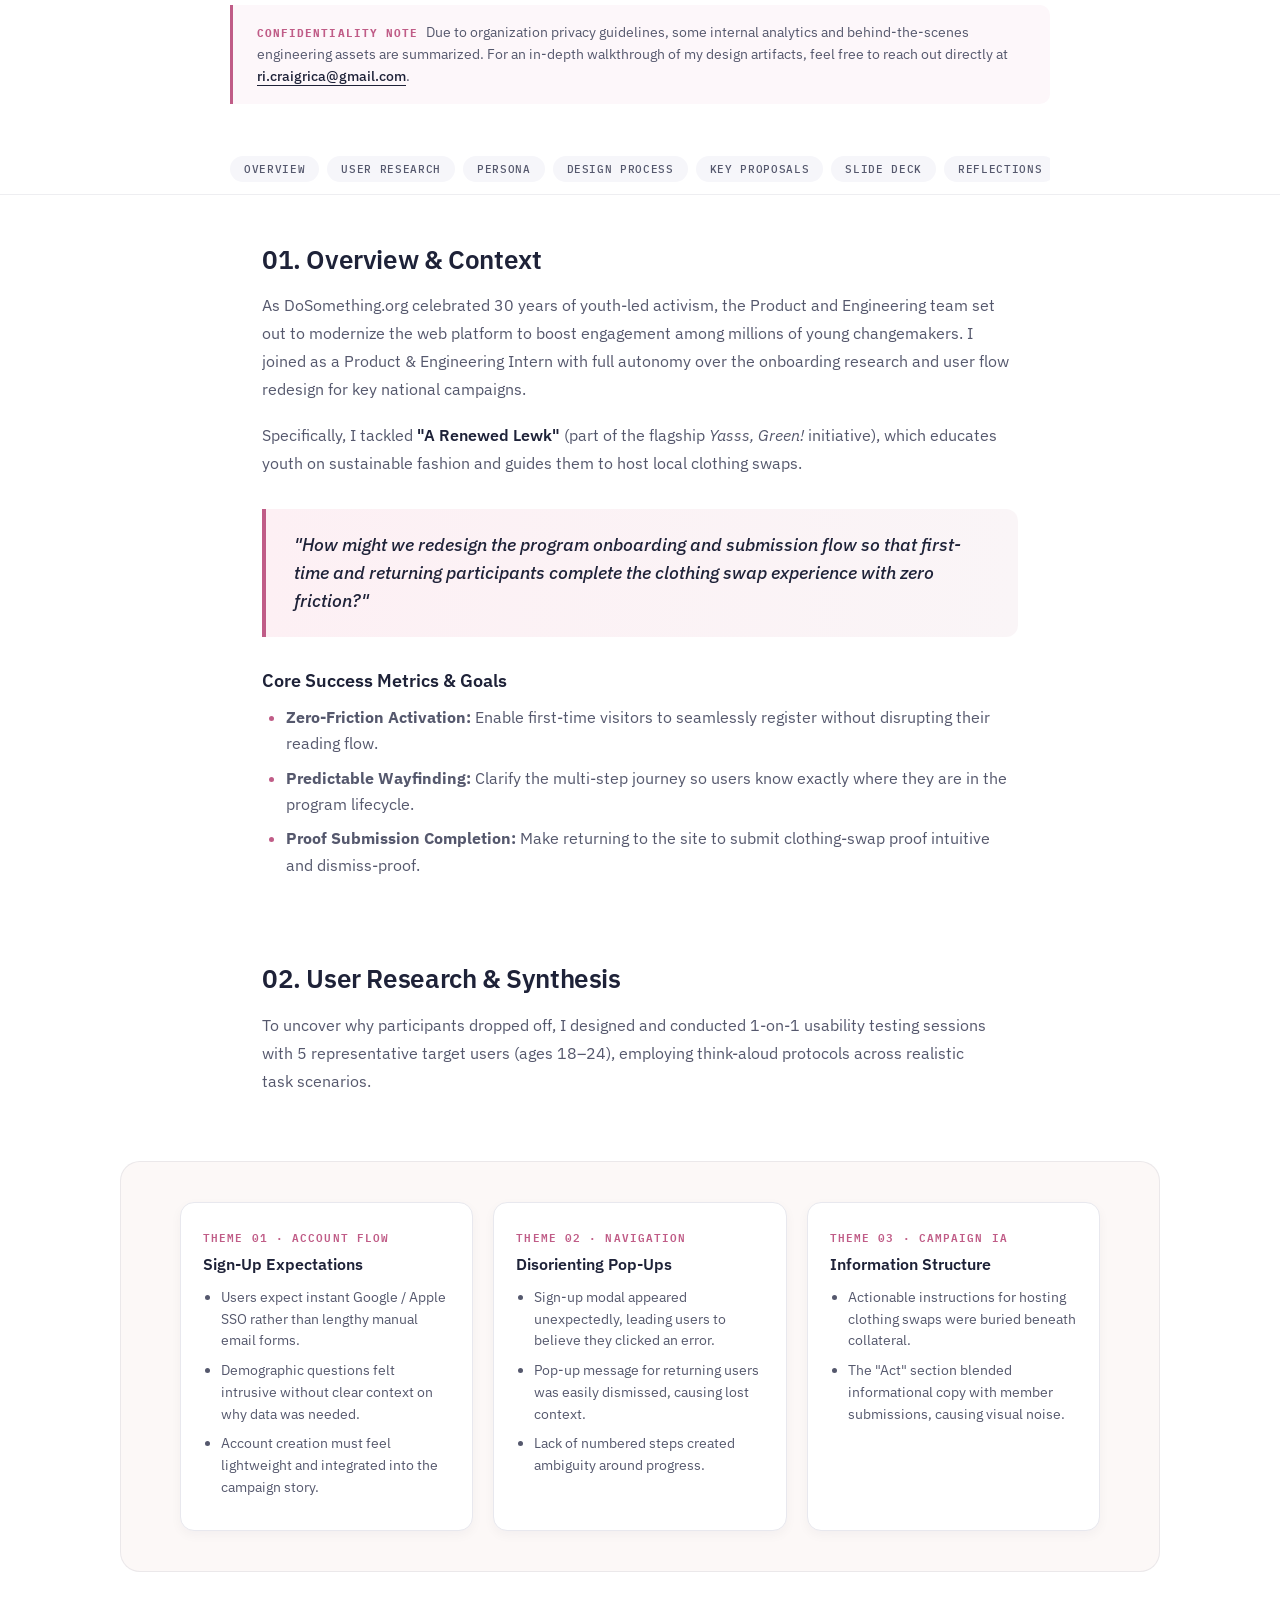
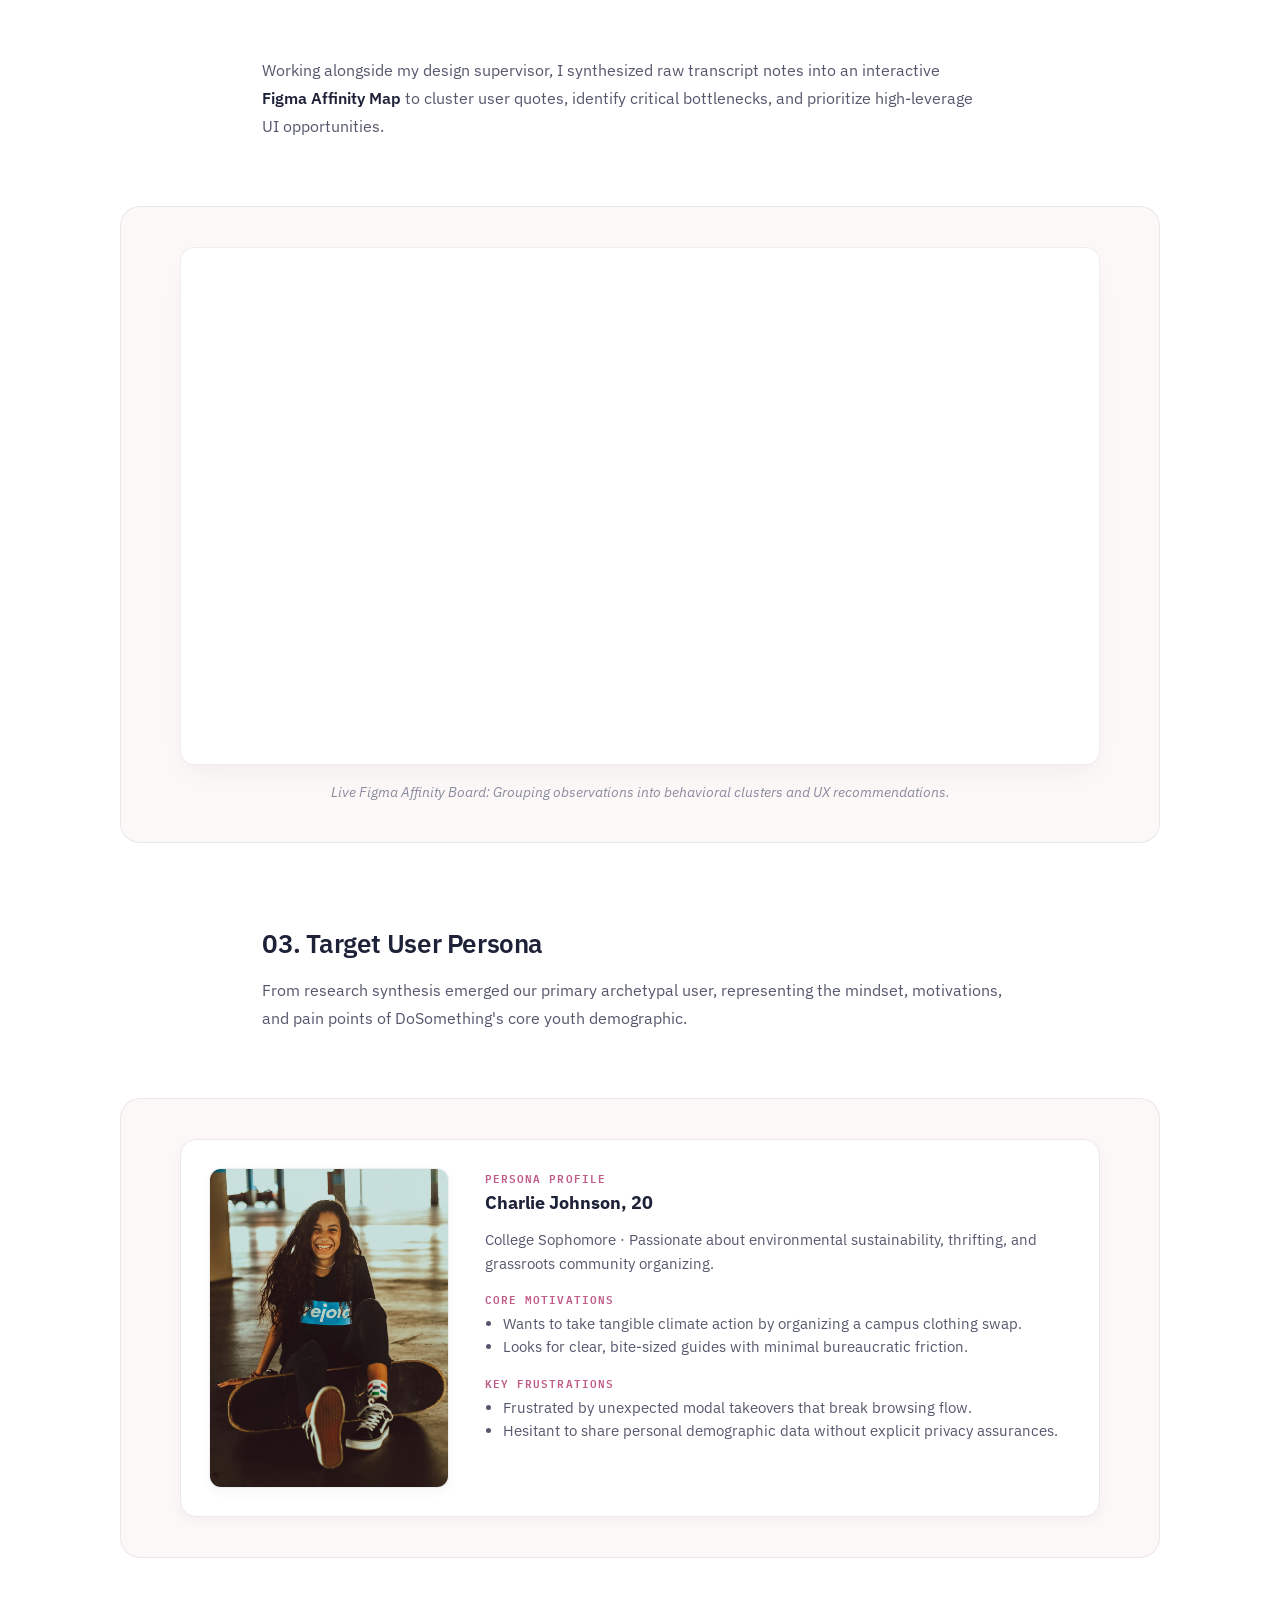
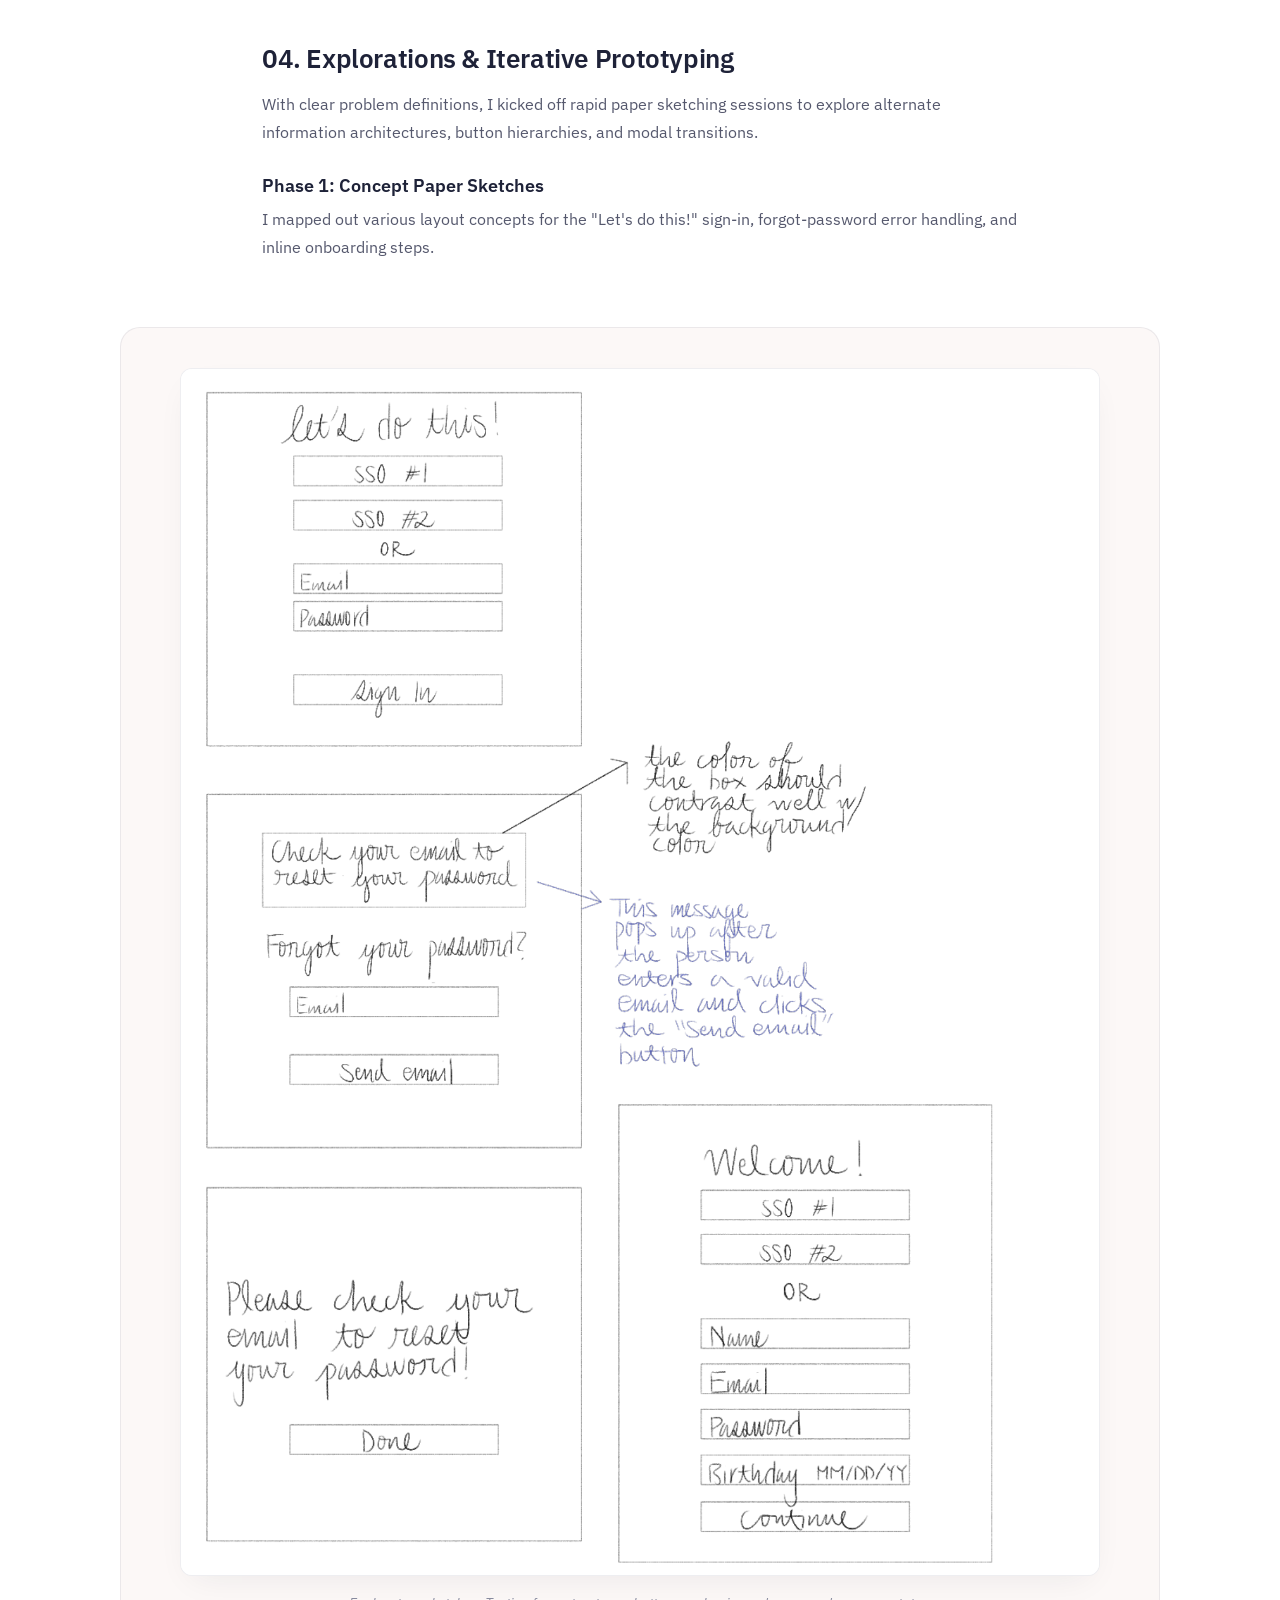
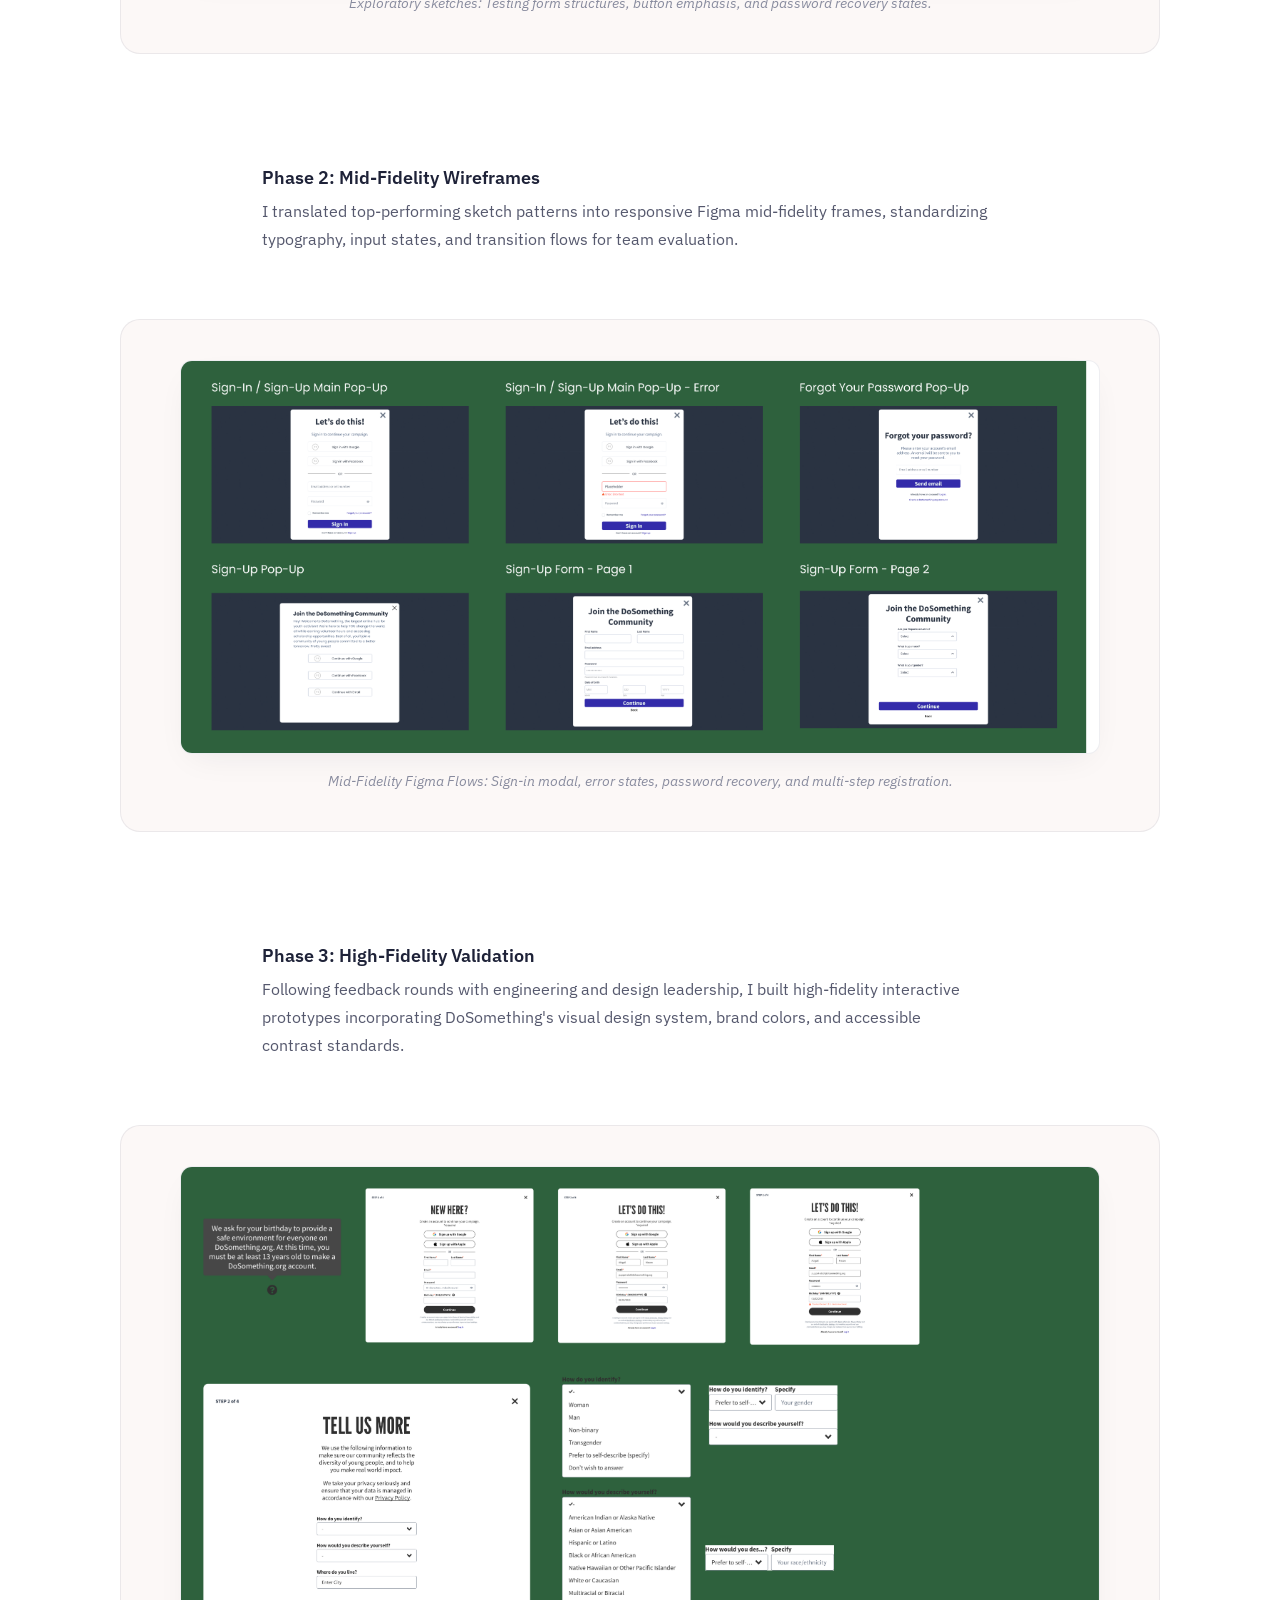
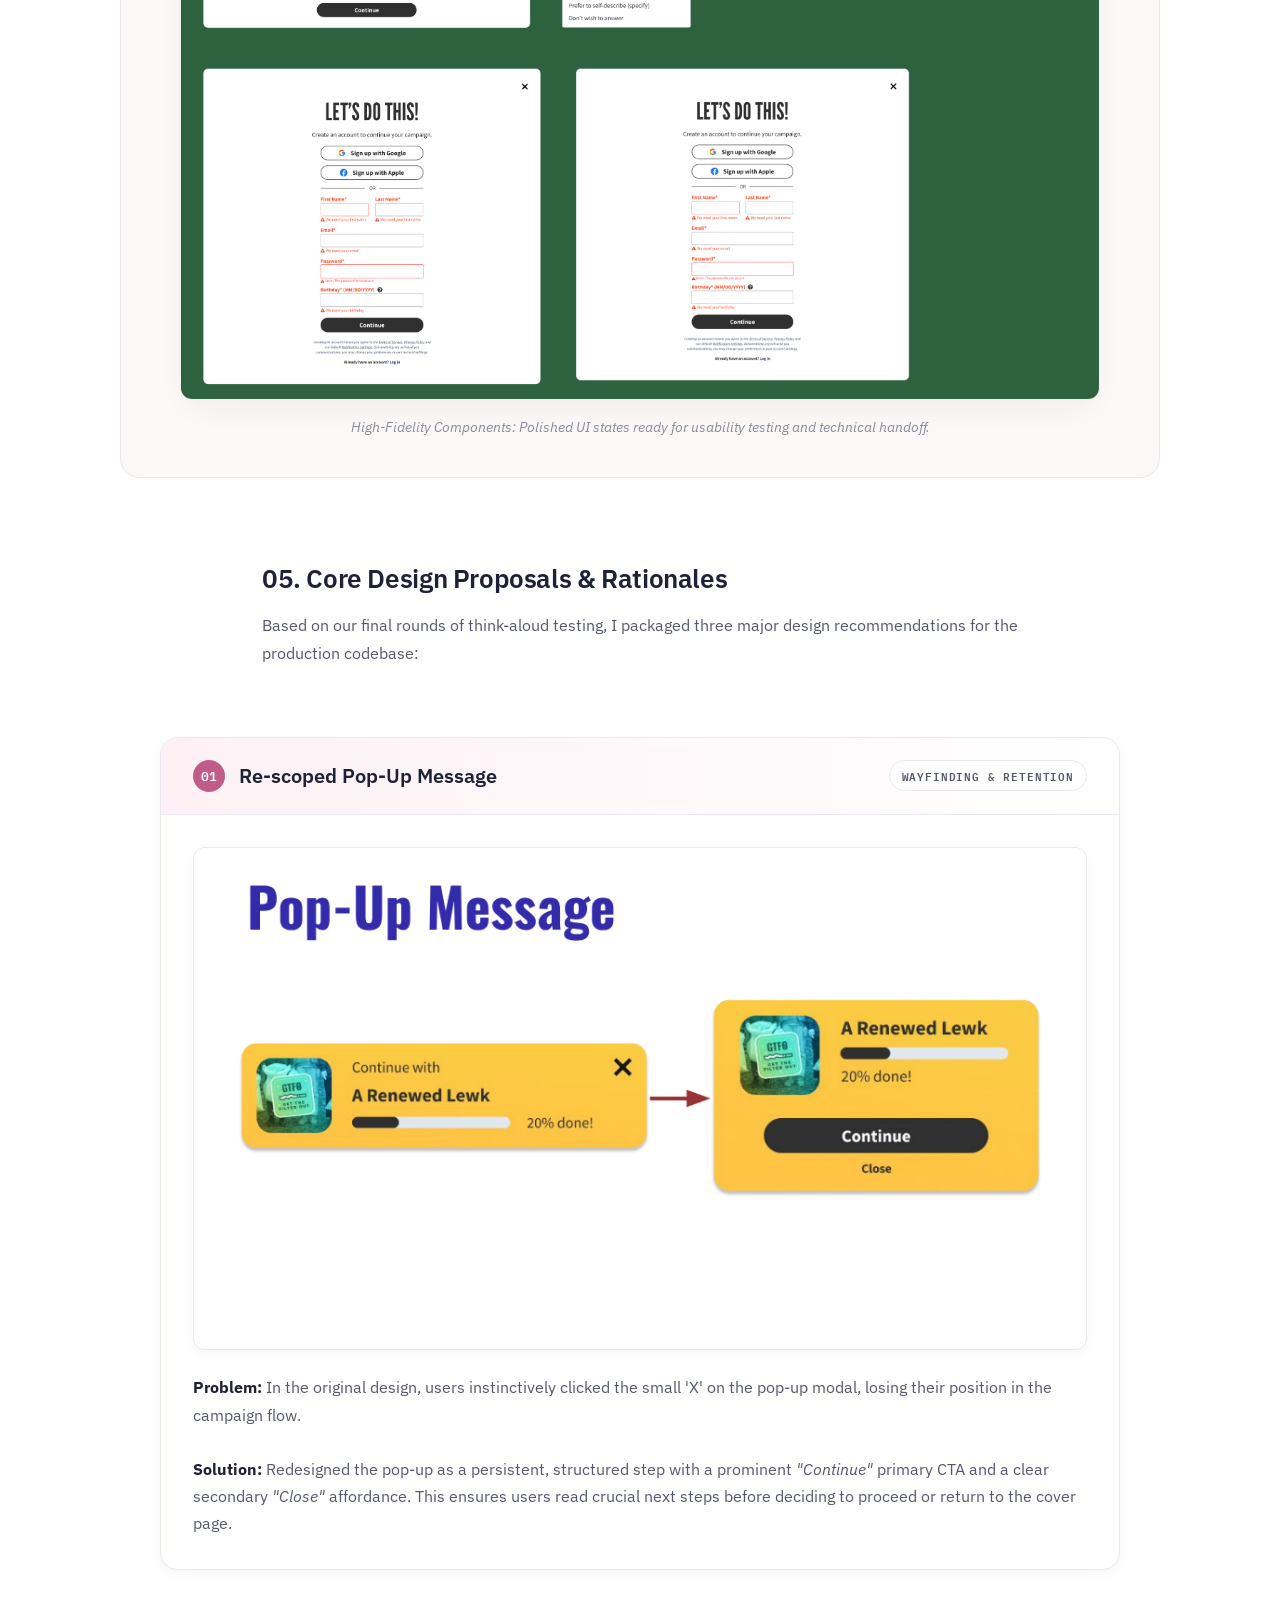
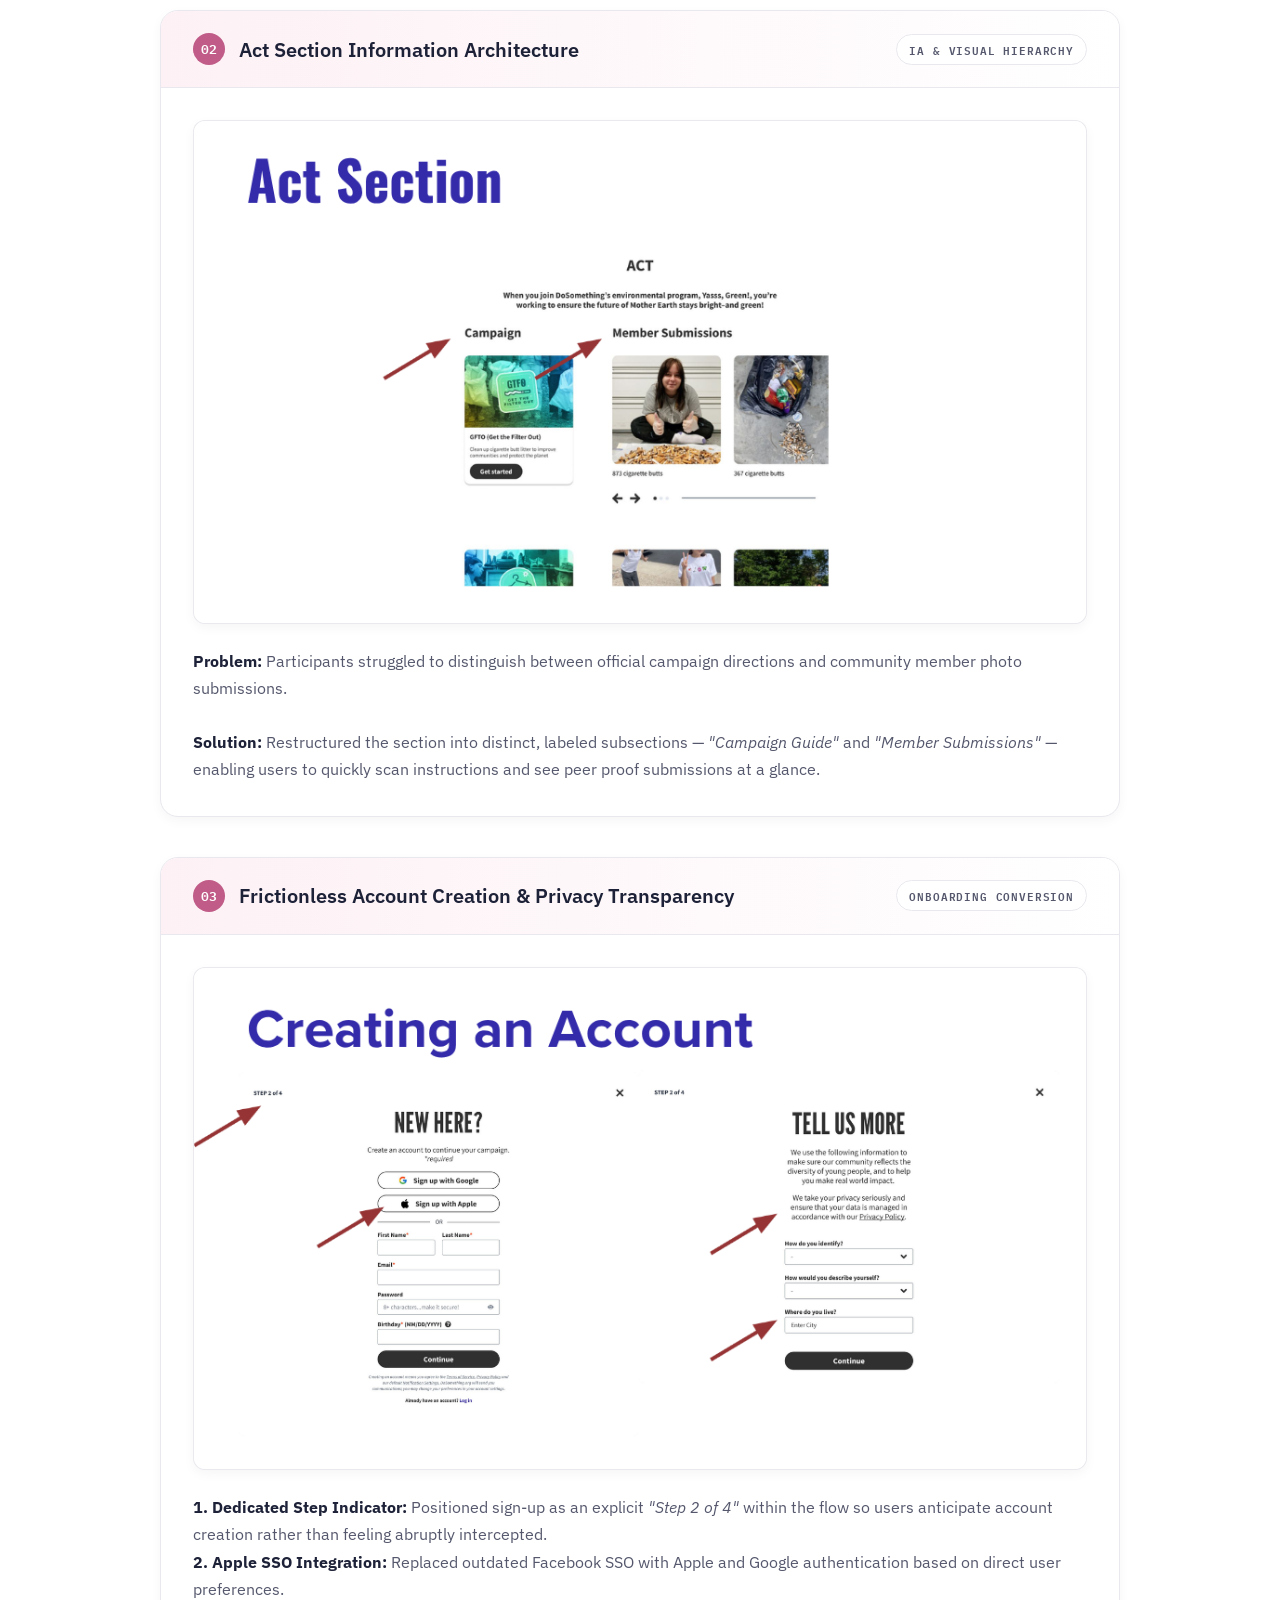
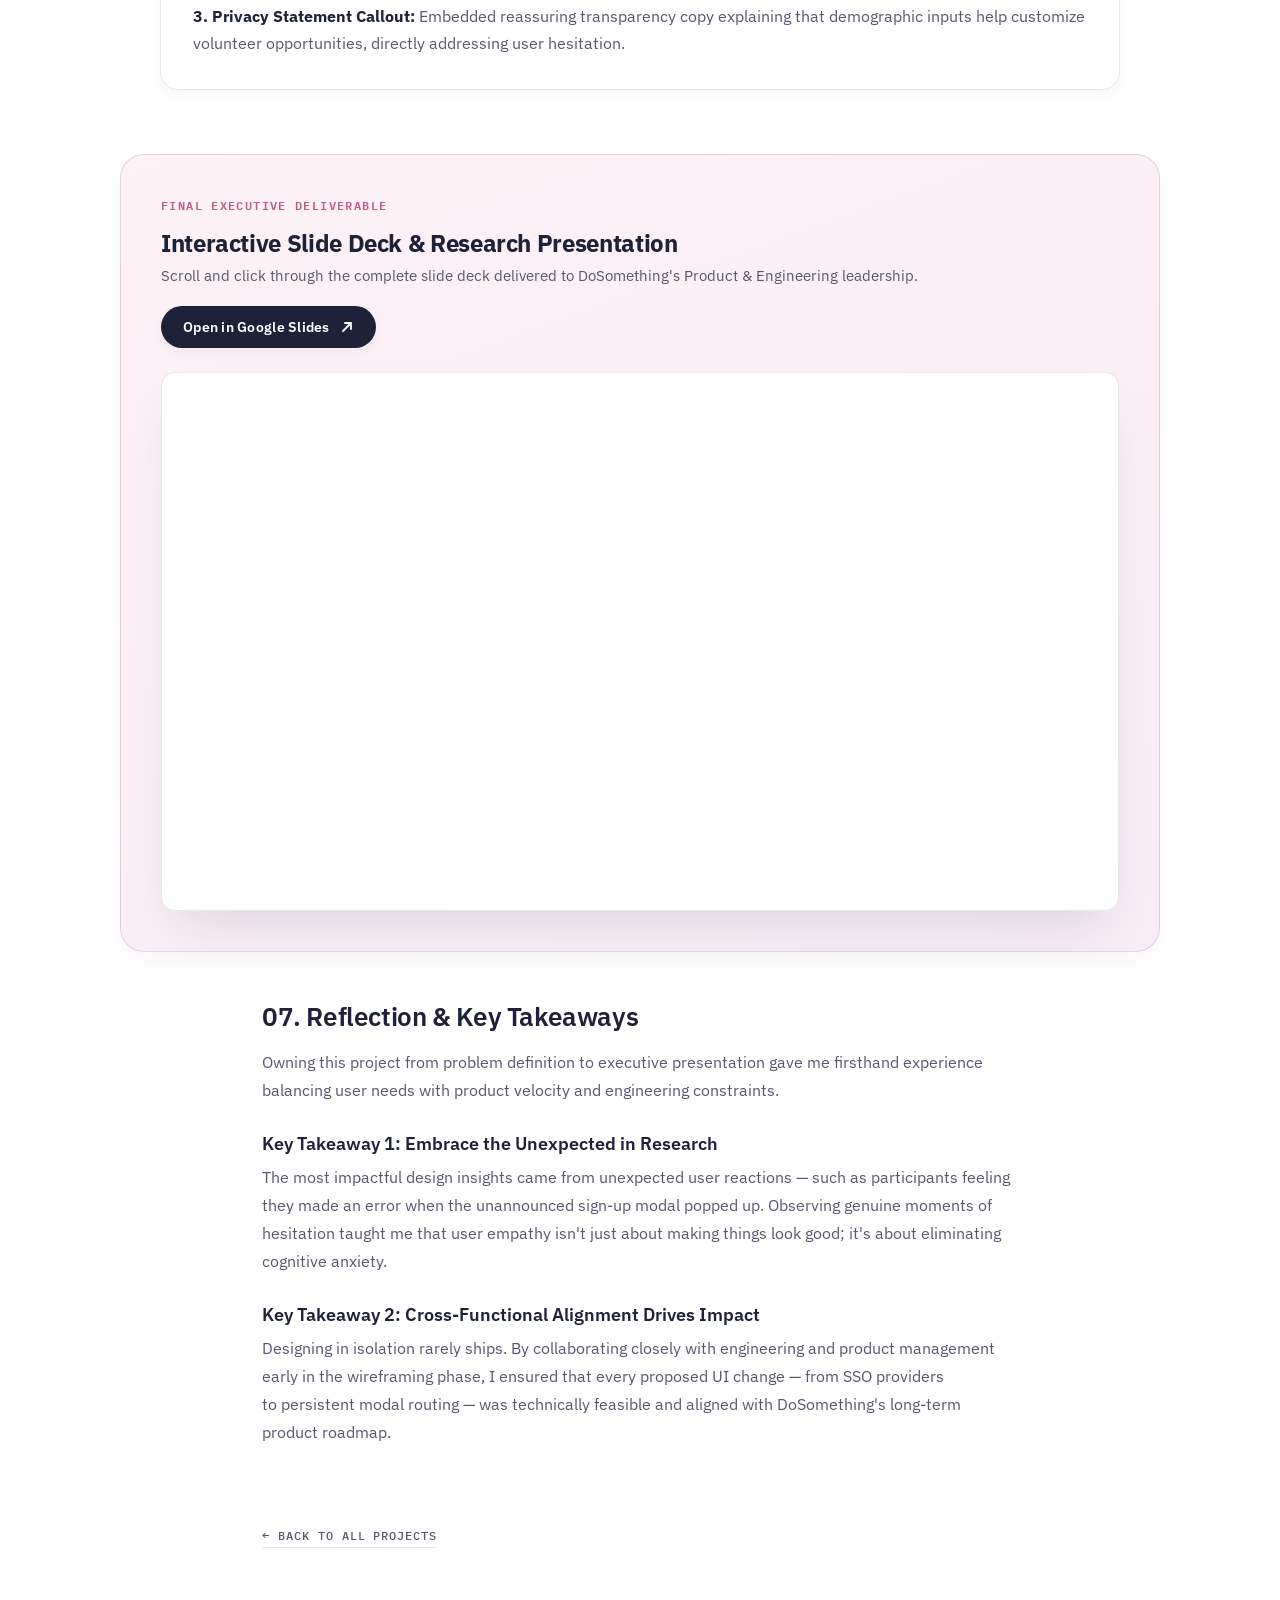
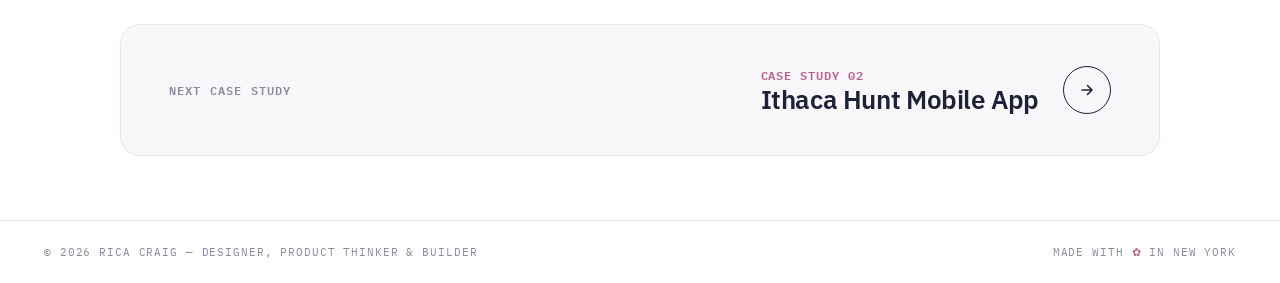
<file: Case-DoSomething.dc.html>
<!DOCTYPE html>
<html lang="en">
<head>
  <meta charset="utf-8">
  <meta name="viewport" content="width=device-width, initial-scale=1">
  <title>DoSomething.org Case Study — Rica Craig</title>
  <link rel="preconnect" href="https://fonts.googleapis.com">
  <link rel="preconnect" href="https://fonts.gstatic.com" crossorigin="">
  <link href="https://fonts.googleapis.com/css2?family=IBM+Plex+Sans:ital,wght@0,300;0,400;0,500;0,600;0,700;1,400;1,500&family=IBM+Plex+Mono:wght@400;500;600&display=swap" rel="stylesheet">
  <style>
    :root{
      --bg: #FFFFFF;
      --canvas: #FCF8F7;
      --band: #FDF0F4;
      --band-2: #F8E2E9;
      --ink: #1E2238;
      --ink-2: #55586D;
      --ink-3: #888B9E;
      --rose: #C05C87;
      --rose-dark: #A33E6A;
      --rose-light: #FCE4EC;
      --emerald: #4E8F6C;
      --marigold: #D19E2F;
      --border: #E8E8EE;
      --border-soft: rgba(42,47,74,.08);
      --shadow-sm: 0 4px 12px rgba(30,34,56,.04);
      --shadow-md: 0 12px 32px -12px rgba(30,34,56,.08);
      --shadow-lg: 0 24px 48px -16px rgba(30,34,56,.12);
    }
    
    *{ box-sizing: border-box; }
    html{ scroll-behavior: smooth; }
    body{
      margin: 0;
      background: var(--bg);
      font-family: "IBM Plex Sans", ui-sans-serif, system-ui, sans-serif;
      color: var(--ink);
      -webkit-font-smoothing: antialiased;
      text-rendering: optimizeLegibility;
    }
    a{ color: var(--ink); text-decoration: none; transition: color 160ms ease; }
    a:hover{ color: var(--rose); }
    ::selection{ background: var(--rose); color: #FFF; }

    /* ============ NAV ============ */
    .nav{
      position: sticky; top: 0; z-index: 40;
      display: grid; grid-template-columns: 1fr auto 1fr; align-items: center;
      padding: 18px 44px;
      background: rgba(255,255,255,.94);
      backdrop-filter: blur(12px);
      border-bottom: 1px solid var(--border);
    }
    .brand{ font-weight: 700; font-size: 18px; letter-spacing: -0.01em; color: var(--ink); }
    .brand .flourish{ color: var(--rose); margin: 0 3px; font-size: 14px; }
    .brand em{ font-style: italic; color: var(--rose); font-weight: 500; }
    .navlinks{ display: flex; gap: 32px; justify-content: center; }
    .navlinks a{
      font-size: 12.5px; font-weight: 500; letter-spacing: .1em; text-transform: uppercase;
      padding: 6px 0; position: relative; color: var(--ink-2); transition: color 160ms ease;
    }
    .navlinks a.on{ color: var(--ink); font-weight: 600; }
    .navlinks a.on::after{
      content: ""; position: absolute; left: 50%; bottom: -3px; width: 18px; height: 2.5px;
      background: var(--rose); transform: translateX(-50%); border-radius: 99px;
    }
    .navlinks a:hover{ color: var(--rose); }
    .navright{
      display: flex; gap: 14px; justify-content: flex-end; align-items: center;
      font-family: "IBM Plex Mono", monospace; font-size: 11px; letter-spacing: .08em;
      text-transform: uppercase; color: var(--ink-3);
    }
    .resume-pill{
      display: inline-flex; align-items: center; gap: 4px;
      padding: 5px 12px; border-radius: 99px; background: var(--ink);
      color: #FFF !important; font-family: "IBM Plex Mono", monospace; font-size: 10.5px;
      letter-spacing: .08em; text-transform: uppercase; font-weight: 600;
      transition: all 160ms ease; text-decoration: none !important;
    }
    .resume-pill:hover{
      background: var(--rose); color: #FFF !important; transform: translateY(-1px);
    }

    /* ============ HERO BANNER ============ */
    .hero-band{
      background: linear-gradient(180deg, #FDF1F5 0%, #FAF5F7 100%);
      padding: 32px 44px 48px;
      border-bottom: 1px solid var(--border);
    }
    .hero-strip{
      max-width: 1080px; margin: 0 auto;
      display: flex; justify-content: space-between; align-items: center;
      font-family: "IBM Plex Mono", monospace; font-size: 11.5px; letter-spacing: .08em;
      text-transform: uppercase; color: var(--ink-2);
    }
    .hero-strip a{
      display: inline-flex; align-items: center; gap: 6px;
      padding: 6px 14px; border-radius: 99px; background: rgba(255,255,255,.8);
      border: 1px solid var(--border-soft); transition: all 160ms ease;
    }
    .hero-strip a:hover{ background: #FFF; color: var(--rose); transform: translateX(-2px); }
    .hero-media{ max-width: 960px; margin: 28px auto 0; }
    .hero-single{
      background: #FFF; border-radius: 16px; overflow: hidden;
      box-shadow: var(--shadow-lg); border: 1px solid var(--border-soft);
      aspect-ratio: 16 / 10; display: flex; align-items: center; justify-content: center;
    }
    .hero-single img{ width: 100%; height: 100%; object-fit: cover; display: block; }

    /* ============ TITLE & META ============ */
    .title-block{ max-width: 820px; margin: 56px auto 0; padding: 0 32px; }
    .kicker{
      font-family: "IBM Plex Mono", monospace; font-size: 11.5px; letter-spacing: .12em;
      text-transform: uppercase; color: var(--rose); font-weight: 600; margin-bottom: 12px;
    }
    .title-block h1{
      font-size: clamp(2.2rem, 4vw, 3.4rem); font-weight: 600;
      letter-spacing: -0.02em; margin: 0; line-height: 1.12; color: var(--ink);
    }
    .title-block h1 em{ font-style: italic; color: var(--rose); font-weight: 500; }
    .title-block .subtitle{
      font-size: 18px; line-height: 1.55; color: var(--ink-2); margin-top: 14px;
    }

    .meta-grid{
      max-width: 820px; margin: 36px auto 0; padding: 24px 32px;
      display: grid; grid-template-columns: repeat(4, 1fr); gap: 24px;
      border-top: 1px solid var(--border); border-bottom: 1px solid var(--border);
    }
    .meta-grid .cell .k{
      font-family: "IBM Plex Mono", monospace; font-size: 10.5px; letter-spacing: .1em;
      text-transform: uppercase; color: var(--ink-3); margin-bottom: 6px; font-weight: 600;
    }
    .meta-grid .cell .v{ font-size: 14.5px; color: var(--ink); line-height: 1.4; font-weight: 500; }
    .meta-grid .cell.tools .pills{ display: flex; flex-wrap: wrap; gap: 5px; }
    .tool-pill{
      padding: 4px 9px; border-radius: 99px; font-family: "IBM Plex Mono", monospace;
      font-size: 10px; letter-spacing: .05em; font-weight: 600; background: var(--ink);
      color: #FFF; text-transform: uppercase;
    }
    .tool-pill.alt{ background: #FFF; color: var(--ink); border: 1px solid var(--border); }

    /* ============ EXECUTIVE SUMMARY / RECRUITER TL;DR ============ */
    .tldr-card{
      max-width: 820px; margin: 40px auto 0; padding: 32px 36px;
      background: linear-gradient(145deg, #FFF9FB 0%, #FDF2F6 100%);
      border-radius: 18px; border: 1px solid rgba(192, 92, 135, .2);
      box-shadow: var(--shadow-sm);
    }
    .tldr-head{
      display: flex; align-items: center; gap: 8px; font-family: "IBM Plex Mono", monospace;
      font-size: 11px; letter-spacing: .12em; text-transform: uppercase; color: var(--rose);
      font-weight: 600; margin-bottom: 18px;
    }
    .tldr-head .dot{ width: 8px; height: 8px; border-radius: 99px; background: var(--rose); }
    .tldr-grid{
      display: grid; grid-template-columns: repeat(3, 1fr); gap: 24px;
    }
    .tldr-col h4{ font-size: 13.5px; font-weight: 700; margin: 0 0 6px; color: var(--ink); text-transform: uppercase; letter-spacing: .04em; }
    .tldr-col p{ font-size: 14px; line-height: 1.55; color: var(--ink-2); margin: 0; }

    /* ============ NDA NOTICE ============ */
    .nda{
      max-width: 820px; margin: 28px auto 0; padding: 16px 24px;
      background: #FDF7FA; border-left: 3.5px solid var(--rose);
      border-radius: 0 10px 10px 0; font-size: 14px; line-height: 1.6; color: var(--ink-2);
    }
    .nda .label{
      font-family: "IBM Plex Mono", monospace; font-size: 10.5px; letter-spacing: .1em;
      text-transform: uppercase; color: var(--rose); margin-right: 8px; font-weight: 700;
    }
    .nda a{ color: var(--ink); border-bottom: 1px solid var(--ink); font-weight: 500; }
    .nda a:hover{ color: var(--rose); border-color: var(--rose); }

    /* ============ SECTION TOC BAR ============ */
    .toc-bar{
      position: sticky; top: 61px; z-index: 30;
      background: rgba(255,255,255,.92); backdrop-filter: blur(10px);
      border-bottom: 1px solid var(--border-soft); padding: 12px 32px;
      margin: 40px auto 0;
    }
    .toc-inner{
      max-width: 820px; margin: 0 auto;
      display: flex; gap: 8px; overflow-x: auto; scrollbar-width: none;
    }
    .toc-inner::-webkit-scrollbar{ display: none; }
    .toc-link{
      flex: none; padding: 6px 14px; border-radius: 99px; background: #F6F6FA;
      font-family: "IBM Plex Mono", monospace; font-size: 11px; letter-spacing: .06em;
      text-transform: uppercase; color: var(--ink-2); font-weight: 500; transition: all 160ms ease;
    }
    .toc-link:hover{ background: var(--rose); color: #FFF; }

    /* ============ EDITORIAL READING SECTION ============ */
    .reading{ max-width: 820px; margin: 0 auto; padding: 48px 32px 12px; }
    .reading h2{
      font-size: 26px; font-weight: 600; letter-spacing: -0.015em; margin: 48px 0 16px;
      line-height: 1.25; color: var(--ink);
    }
    .reading h2:first-child{ margin-top: 0; }
    .reading h3{ font-size: 18px; font-weight: 600; margin: 28px 0 8px; color: var(--ink); }
    .reading p{
      font-size: 16px; line-height: 1.75; color: var(--ink-2); margin: 0 0 18px; text-wrap: pretty;
    }
    .reading p strong{ color: var(--ink); font-weight: 600; }
    .reading ul{ margin: 12px 0 24px; padding-left: 24px; }
    .reading ul li{ font-size: 15.5px; line-height: 1.7; color: var(--ink-2); margin-bottom: 8px; }
    .reading ul li::marker{ color: var(--rose); }
    .reading .rose{ color: var(--rose); font-weight: 500; }
    .reading blockquote{
      margin: 32px 0; padding: 22px 28px; border-left: 4px solid var(--rose);
      background: linear-gradient(90deg, #FDF0F4 0%, #FAF5F7 100%);
      border-radius: 0 12px 12px 0; font-size: 18px; line-height: 1.55;
      font-style: italic; font-weight: 500; color: var(--ink);
    }

    /* ============ VISUAL MEDIA BANDS ============ */
    .band{
      max-width: 1040px; margin: 36px auto; padding: 40px 48px;
      background: var(--canvas); border-radius: 20px; border: 1px solid var(--border-soft);
    }
    .band .media{
      background: #FFF; border-radius: 12px; overflow: hidden;
      box-shadow: var(--shadow-md); border: 1px solid var(--border-soft);
    }
    .band .media img{ display: block; width: 100%; height: auto; object-fit: contain; }
    .band .caption{
      text-align: center; font-style: italic; color: var(--ink-3); margin-top: 18px;
      font-size: 14px; line-height: 1.4;
    }
    .band .single.wide{ max-width: 920px; margin: 0 auto; }

    /* ============ THEMES GRID ============ */
    .themes-grid{
      max-width: 920px; margin: 0 auto; display: grid; grid-template-columns: repeat(3, 1fr); gap: 20px;
    }
    .theme{
      background: #FFF; border: 1px solid var(--border); border-radius: 14px;
      padding: 24px 22px; box-shadow: var(--shadow-sm);
    }
    .theme .num{
      font-family: "IBM Plex Mono", monospace; font-size: 11px; letter-spacing: .1em;
      text-transform: uppercase; color: var(--rose); font-weight: 600; margin-bottom: 8px;
    }
    .theme h3{ font-size: 16px; font-weight: 600; margin: 0 0 12px; line-height: 1.35; color: var(--ink); }
    .theme ul{ margin: 0; padding-left: 18px; }
    .theme li{ font-size: 14px; line-height: 1.55; color: var(--ink-2); margin-bottom: 8px; }

    /* ============ FIGMA EMBED ============ */
    .figma-embed{
      max-width: 920px; margin: 0 auto; aspect-ratio: 16 / 9; background: #FFF;
      border-radius: 14px; overflow: hidden; box-shadow: var(--shadow-md); border: 1px solid var(--border-soft);
    }
    .figma-embed iframe{ display: block; width: 100%; height: 100%; border: 0; }

    /* ============ PERSONA CARD ============ */
    .persona-row{
      max-width: 920px; margin: 0 auto; display: grid; grid-template-columns: 240px 1fr;
      gap: 36px; align-items: start; background: #FFF; border-radius: 16px;
      padding: 28px; box-shadow: var(--shadow-sm); border: 1px solid var(--border);
    }
    .persona-row .photo{
      background: #FFF; border-radius: 12px; overflow: hidden; aspect-ratio: 3 / 4;
      box-shadow: var(--shadow-sm); border: 1px solid var(--border-soft);
    }
    .persona-row .photo img{ display: block; width: 100%; height: 100%; object-fit: cover; }
    .persona-row .info h3{ font-size: 18px; font-weight: 700; margin: 0 0 6px; color: var(--ink); }
    .persona-row .info p, .persona-row .info li{ font-size: 14.5px; line-height: 1.6; color: var(--ink-2); }
    .persona-row .info .k{
      font-family: "IBM Plex Mono", monospace; font-size: 10.5px; letter-spacing: .1em;
      text-transform: uppercase; color: var(--rose); margin-top: 14px; margin-bottom: 4px; font-weight: 600;
    }
    .persona-row .info .k:first-child{ margin-top: 0; }
    .persona-row .info ul{ margin: 4px 0 8px 18px; padding: 0; }

    /* ============ PROPOSAL BLOCKS (BEFORE / AFTER ANCHORS) ============ */
    .proposal-card{
      max-width: 960px; margin: 40px auto 0;
      background: #FFF; border: 1px solid var(--border); border-radius: 18px;
      box-shadow: var(--shadow-sm); overflow: hidden;
    }
    .proposal-head{
      padding: 22px 32px; background: linear-gradient(90deg, #FDF1F5 0%, #FFF 100%);
      border-bottom: 1px solid var(--border); display: flex; justify-content: space-between; align-items: center; flex-wrap: wrap; gap: 12px;
    }
    .proposal-title-wrap{ display: flex; align-items: center; gap: 14px; }
    .proposal-num{
      width: 32px; height: 32px; border-radius: 99px; background: var(--rose); color: #FFF;
      display: inline-flex; align-items: center; justify-content: center; font-family: "IBM Plex Mono", monospace; font-size: 13px; font-weight: 600; flex: none;
    }
    .proposal-head h3{ font-size: 20px; font-weight: 600; margin: 0; color: var(--ink); }
    .proposal-tag{
      font-family: "IBM Plex Mono", monospace; font-size: 10.5px; letter-spacing: .08em;
      text-transform: uppercase; padding: 5px 12px; border-radius: 99px; background: #FFF;
      border: 1px solid var(--border); color: var(--ink-2); font-weight: 600;
    }
    .proposal-body{ padding: 32px; }
    .proposal-media{
      background: #FAFAFC; border-radius: 12px; overflow: hidden; border: 1px solid var(--border-soft);
      box-shadow: var(--shadow-sm); margin-bottom: 24px;
    }
    .proposal-media img{ display: block; width: 100%; height: auto; object-fit: contain; }
    .proposal-notes{ font-size: 15.5px; line-height: 1.75; color: var(--ink-2); margin: 0; }
    .proposal-notes strong{ color: var(--ink); }

    /* ============ INTERACTIVE SLIDE DECK (EMBEDDED) ============ */
    .deck-section{
      max-width: 1040px; margin: 64px auto 0; padding: 40px;
      background: linear-gradient(160deg, #FDF2F6 0%, #F5ECF4 100%);
      border-radius: 24px; border: 1px solid rgba(192, 92, 135, .25);
      box-shadow: var(--shadow-md);
    }
    .deck-header{
      display: flex; justify-content: space-between; align-items: flex-end;
      margin-bottom: 24px; gap: 20px; flex-wrap: wrap;
    }
    .deck-title h2{
      font-size: 24px; font-weight: 700; letter-spacing: -0.015em; margin: 0 0 6px; color: var(--ink);
    }
    .deck-title p{
      font-size: 15px; color: var(--ink-2); margin: 0; line-height: 1.4;
    }
    .deck-btn{
      display: inline-flex; align-items: center; gap: 10px; padding: 12px 22px;
      border-radius: 99px; background: var(--ink); color: #FFF; font-size: 13.5px; font-weight: 600;
      letter-spacing: .02em; transition: all 180ms ease; box-shadow: var(--shadow-sm);
    }
    .deck-btn:hover{ background: var(--rose); color: #FFF; transform: translateY(-2px); box-shadow: var(--shadow-md); }
    .deck-btn svg{ transition: transform 160ms ease; }
    .deck-btn:hover svg{ transform: translateX(3px) translateY(-3px); }
    .deck-frame{
      position: relative; width: 100%; aspect-ratio: 16 / 9;
      background: #FFF; border-radius: 14px; overflow: hidden;
      box-shadow: var(--shadow-lg); border: 1px solid rgba(30,34,56,.1);
    }
    .deck-frame iframe{
      position: absolute; inset: 0; width: 100%; height: 100%; border: 0;
    }

    /* ============ FOOTER & NEXT PROJECT ============ */
    .back-link{ max-width: 820px; margin: 48px auto 0; padding: 0 32px; }
    .back-link a{
      font-family: "IBM Plex Mono", monospace; font-size: 12px; letter-spacing: .08em;
      text-transform: uppercase; color: var(--ink-2); border-bottom: 1.5px solid var(--border);
      padding-bottom: 4px; font-weight: 500;
    }
    .back-link a:hover{ color: var(--rose); border-color: var(--rose); }

    .next-project{
      max-width: 1040px; margin: 80px auto 0; padding: 40px 48px;
      background: #FAF7FA; border-radius: 20px; border: 1px solid var(--border-soft);
      display: flex; justify-content: space-between; align-items: center; gap: 24px; flex-wrap: wrap;
    }
    .next-project .side{
      font-family: "IBM Plex Mono", monospace; font-size: 11.5px; letter-spacing: .1em;
      text-transform: uppercase; color: var(--ink-3); font-weight: 600;
    }
    .next-project .link{ display: flex; align-items: center; gap: 24px; }
    .next-project .link .no{
      font-family: "IBM Plex Mono", monospace; font-size: 11.5px; letter-spacing: .08em;
      text-transform: uppercase; color: var(--rose); font-weight: 600;
    }
    .next-project .link .title{
      font-size: 26px; font-weight: 600; letter-spacing: -0.015em; line-height: 1.15; color: var(--ink);
    }
    .next-project .arrow{
      width: 48px; height: 48px; border-radius: 99px; border: 1.5px solid var(--ink);
      display: inline-flex; align-items: center; justify-content: center;
      transition: all 200ms ease; color: var(--ink); flex: none;
    }
    .next-project .link:hover .arrow{
      background: var(--rose); border-color: var(--rose); color: #FFF; transform: translateX(4px);
    }

    .foot-strip{
      margin-top: 64px; padding: 24px 44px; border-top: 1px solid var(--border);
      display: flex; justify-content: space-between; align-items: center; gap: 20px; flex-wrap: wrap;
      color: var(--ink-3); font-family: "IBM Plex Mono", monospace; font-size: 11px; letter-spacing: .08em; text-transform: uppercase;
    }
    .foot-strip .heart{ color: var(--rose); }

    @media (max-width: 860px){
      .meta-grid{ grid-template-columns: repeat(2, 1fr); }
      .tldr-grid{ grid-template-columns: 1fr; }
      .themes-grid{ grid-template-columns: 1fr; }
      .persona-row{ grid-template-columns: 1fr; }
      .band{ padding: 28px 20px; }
      .proposal-body{ padding: 20px; }
      .deck-section{ padding: 24px 20px; }
      .nav{ padding: 16px 24px; }
      .hero-band{ padding: 24px 20px 36px; }
    }
  </style>
</head>
<body>

<!-- ================ TOP NAVIGATION ================ -->
<nav class="nav">
  <a href="index.html" class="brand">Rica <span class="flourish">✿</span> <em>Craig</em></a>
  <div class="navlinks">
    <a href="index.html#about">About</a>
    <a href="index.html#work" class="on">Work</a>
    <a href="index.html#toolkit">Toolkit</a>
    <a href="index.html#contact">Contact</a>
  </div>
  <div class="navright">
    <a href="Rica_Craig_Resume.pdf" target="_blank" rel="noopener" class="resume-pill">Resume ↗</a>
  </div>
</nav>

<!-- ================ HERO MEDIA ================ -->
<section class="hero-band">
  <div class="hero-strip">
    <span>DoSomething.org · Product Design</span>
    <a href="index.html#work">← Back to work</a>
  </div>
  <div class="hero-media">
    <div class="hero-single">
      <img src="uploads/Product%20and%20Engineering%20Intern%20at%20DoSomething/screen-shot-2012-03-19-at-121845-am-1638456683441.webp" alt="DoSomething.org Yasss, Green! landing on an iMac">
    </div>
  </div>
</section>

<!-- ================ TITLE & METADATA ================ -->
<section class="title-block">
  <div class="kicker">Product &amp; Engineering Internship · Summer 2023</div>
  <h1>Streamlining the Sign-Up Funnel for <em>5M+</em> Young Changemakers</h1>
  <p class="subtitle">An end-to-end UX research and interaction design project optimizing onboarding, account creation, and user submission flows for DoSomething's flagship sustainability campaign.</p>
</section>

<div class="meta-grid">
  <div class="cell">
    <div class="k">Role &amp; Scope</div>
    <div class="v">Solo Product Designer &amp; UX Researcher</div>
  </div>
  <div class="cell">
    <div class="k">Timeline</div>
    <div class="v">Summer 2023 · 10 weeks</div>
  </div>
  <div class="cell tools">
    <div class="k">Tools &amp; Methods</div>
    <div class="pills">
      <span class="tool-pill">Figma</span>
      <span class="tool-pill alt">Usability Testing</span>
      <span class="tool-pill alt">Affinity Mapping</span>
    </div>
  </div>
  <div class="cell">
    <div class="k">Outcome</div>
    <div class="v">Validated Hi-Fi Proposal &amp; Executive Presentation Deck</div>
  </div>
</div>

<!-- ================ RECRUITER TL;DR QUICK SCAN ================ -->
<div class="tldr-card">
  <div class="tldr-head"><span class="dot"></span> Executive Summary / Quick Scan</div>
  <div class="tldr-grid">
    <div class="tldr-col">
      <h4>The Challenge</h4>
      <p>Young participants in the "A Renewed Lewk" campaign experienced high drop-off and confusion during sign-in/sign-up and when returning to submit proof.</p>
    </div>
    <div class="tldr-col">
      <h4>My Approach</h4>
      <p>Led generative &amp; evaluative research: 5 deep-dive interviews, think-aloud usability testing, affinity clustering, paper sketching, and Figma interactive prototypes.</p>
    </div>
    <div class="tldr-col">
      <h4>Key Impact</h4>
      <p>Turned dismissible pop-ups into persistent wayfinding steps, integrated Apple SSO, added data privacy transparency, and delivered the final strategy deck to VP leadership.</p>
    </div>
  </div>
</div>

<div class="nda">
  <span class="label">Confidentiality Note</span>Due to organization privacy guidelines, some internal analytics and behind-the-scenes engineering assets are summarized. For an in-depth walkthrough of my design artifacts, feel free to reach out directly at <a href="mailto:ri.craigrica@gmail.com">ri.craigrica@gmail.com</a>.
</div>

<!-- ================ JUMP NAVIGATION ================ -->
<div class="toc-bar">
  <div class="toc-inner">
    <a class="toc-link" href="#overview">Overview</a>
    <a class="toc-link" href="#research">User Research</a>
    <a class="toc-link" href="#persona">Persona</a>
    <a class="toc-link" href="#process">Design Process</a>
    <a class="toc-link" href="#proposals">Key Proposals</a>
    <a class="toc-link" href="#presentation">Slide Deck</a>
    <a class="toc-link" href="#reflections">Reflections</a>
  </div>
</div>

<!-- ================ 01. OVERVIEW ================ -->
<article class="reading" id="overview">
  <h2>01. Overview &amp; Context</h2>
  <p>As DoSomething.org celebrated 30 years of youth-led activism, the Product and Engineering team set out to modernize the web platform to boost engagement among millions of young changemakers. I joined as a Product &amp; Engineering Intern with full autonomy over the onboarding research and user flow redesign for key national campaigns.</p>
  <p>Specifically, I tackled <strong>"A Renewed Lewk"</strong> (part of the flagship <em>Yasss, Green!</em> initiative), which educates youth on sustainable fashion and guides them to host local clothing swaps.</p>

  <blockquote>
    "How might we redesign the program onboarding and submission flow so that first-time and returning participants complete the clothing swap experience with zero friction?"
  </blockquote>

  <h3>Core Success Metrics &amp; Goals</h3>
  <ul>
    <li><strong>Zero-Friction Activation:</strong> Enable first-time visitors to seamlessly register without disrupting their reading flow.</li>
    <li><strong>Predictable Wayfinding:</strong> Clarify the multi-step journey so users know exactly where they are in the program lifecycle.</li>
    <li><strong>Proof Submission Completion:</strong> Make returning to the site to submit clothing-swap proof intuitive and dismiss-proof.</li>
  </ul>
</article>

<!-- ================ 02. RESEARCH & SYNTHESIS ================ -->
<article class="reading" id="research">
  <h2>02. User Research &amp; Synthesis</h2>
  <p>To uncover why participants dropped off, I designed and conducted 1-on-1 usability testing sessions with 5 representative target users (ages 18–24), employing think-aloud protocols across realistic task scenarios.</p>
</article>

<section class="band">
  <div class="themes-grid">
    <div class="theme">
      <div class="num">Theme 01 · Account Flow</div>
      <h3>Sign-Up Expectations</h3>
      <ul>
        <li>Users expect instant Google / Apple SSO rather than lengthy manual email forms.</li>
        <li>Demographic questions felt intrusive without clear context on why data was needed.</li>
        <li>Account creation must feel lightweight and integrated into the campaign story.</li>
      </ul>
    </div>
    <div class="theme">
      <div class="num">Theme 02 · Navigation</div>
      <h3>Disorienting Pop-Ups</h3>
      <ul>
        <li>Sign-up modal appeared unexpectedly, leading users to believe they clicked an error.</li>
        <li>Pop-up message for returning users was easily dismissed, causing lost context.</li>
        <li>Lack of numbered steps created ambiguity around progress.</li>
      </ul>
    </div>
    <div class="theme">
      <div class="num">Theme 03 · Campaign IA</div>
      <h3>Information Structure</h3>
      <ul>
        <li>Actionable instructions for hosting clothing swaps were buried beneath collateral.</li>
        <li>The "Act" section blended informational copy with member submissions, causing visual noise.</li>
      </ul>
    </div>
  </div>
</section>

<article class="reading">
  <p>Working alongside my design supervisor, I synthesized raw transcript notes into an interactive <strong>Figma Affinity Map</strong> to cluster user quotes, identify critical bottlenecks, and prioritize high-leverage UI opportunities.</p>
</article>

<section class="band">
  <div class="figma-embed">
    <iframe src="https://embed.figma.com/board/ayr1RKkMWs9fYxrKvHM3Gk/Affinity-Diagram-from-DoSomething-Internship?node-id=0-1&amp;embed-host=share" allowfullscreen=""></iframe>
  </div>
  <div class="caption">Live Figma Affinity Board: Grouping observations into behavioral clusters and UX recommendations.</div>
</section>

<!-- ================ 03. PERSONA ================ -->
<article class="reading" id="persona">
  <h2>03. Target User Persona</h2>
  <p>From research synthesis emerged our primary archetypal user, representing the mindset, motivations, and pain points of DoSomething's core youth demographic.</p>
</article>

<section class="band">
  <div class="persona-row">
    <div class="photo">
      <img src="uploads/pasted-1786599796389-0.jpeg" alt="Charlie Johnson persona portrait">
    </div>
    <div class="info">
      <div class="k">Persona Profile</div>
      <h3>Charlie Johnson, 20</h3>
      <p>College Sophomore · Passionate about environmental sustainability, thrifting, and grassroots community organizing.</p>
      
      <div class="k">Core Motivations</div>
      <ul>
        <li>Wants to take tangible climate action by organizing a campus clothing swap.</li>
        <li>Looks for clear, bite-sized guides with minimal bureaucratic friction.</li>
      </ul>

      <div class="k">Key Frustrations</div>
      <ul>
        <li>Frustrated by unexpected modal takeovers that break browsing flow.</li>
        <li>Hesitant to share personal demographic data without explicit privacy assurances.</li>
      </ul>
    </div>
  </div>
</section>

<!-- ================ 04. DESIGN PROCESS ================ -->
<article class="reading" id="process">
  <h2>04. Explorations &amp; Iterative Prototyping</h2>
  <p>With clear problem definitions, I kicked off rapid paper sketching sessions to explore alternate information architectures, button hierarchies, and modal transitions.</p>

  <h3>Phase 1: Concept Paper Sketches</h3>
  <p>I mapped out various layout concepts for the "Let's do this!" sign-in, forgot-password error handling, and inline onboarding steps.</p>
</article>

<section class="band">
  <div class="single wide">
    <div class="media wide">
      <img src="uploads/DoSomething%20Sketches%20%281%29.png" alt="Hand-drawn sign-in and sign-up sketches">
    </div>
  </div>
  <div class="caption">Exploratory sketches: Testing form structures, button emphasis, and password recovery states.</div>
</section>

<article class="reading">
  <h3>Phase 2: Mid-Fidelity Wireframes</h3>
  <p>I translated top-performing sketch patterns into responsive Figma mid-fidelity frames, standardizing typography, input states, and transition flows for team evaluation.</p>
</article>

<section class="band">
  <div class="single wide">
    <div class="media wide">
      <img src="./mid-fi-msr3lz5i-6agr.png" alt="Mid-fidelity prototype frames">
    </div>
  </div>
  <div class="caption">Mid-Fidelity Figma Flows: Sign-in modal, error states, password recovery, and multi-step registration.</div>
</section>

<article class="reading">
  <h3>Phase 3: High-Fidelity Validation</h3>
  <p>Following feedback rounds with engineering and design leadership, I built high-fidelity interactive prototypes incorporating DoSomething's visual design system, brand colors, and accessible contrast standards.</p>
</article>

<section class="band">
  <div class="single wide">
    <div class="media wide">
      <img src="uploads/Group_7.pdf.png" alt="High-fidelity prototype frames">
    </div>
  </div>
  <div class="caption">High-Fidelity Components: Polished UI states ready for usability testing and technical handoff.</div>
</section>

<!-- ================ 05. KEY PROPOSALS ================ -->
<article class="reading" id="proposals">
  <h2>05. Core Design Proposals &amp; Rationales</h2>
  <p>Based on our final rounds of think-aloud testing, I packaged three major design recommendations for the production codebase:</p>
</article>

<!-- PROPOSAL 01 -->
<div class="proposal-card">
  <div class="proposal-head">
    <div class="proposal-title-wrap">
      <span class="proposal-num">01</span>
      <h3>Re-scoped Pop-Up Message</h3>
    </div>
    <span class="proposal-tag">Wayfinding &amp; Retention</span>
  </div>
  <div class="proposal-body">
    <div class="proposal-media">
      <img src="./copy-of-usability-testing-session-findin-msr4886f-vn66.png" alt="Pop-Up Message proposal before and after">
    </div>
    <p class="proposal-notes">
      <strong>Problem:</strong> In the original design, users instinctively clicked the small 'X' on the pop-up modal, losing their position in the campaign flow.<br><br>
      <strong>Solution:</strong> Redesigned the pop-up as a persistent, structured step with a prominent <em>"Continue"</em> primary CTA and a clear secondary <em>"Close"</em> affordance. This ensures users read crucial next steps before deciding to proceed or return to the cover page.
    </p>
  </div>
</div>

<!-- PROPOSAL 02 -->
<div class="proposal-card">
  <div class="proposal-head">
    <div class="proposal-title-wrap">
      <span class="proposal-num">02</span>
      <h3>Act Section Information Architecture</h3>
    </div>
    <span class="proposal-tag">IA &amp; Visual Hierarchy</span>
  </div>
  <div class="proposal-body">
    <div class="proposal-media">
      <img src="./copy-of-usability-testing-session-findin-msr4a7k0-2icd.png" alt="Act section proposal before and after">
    </div>
    <p class="proposal-notes">
      <strong>Problem:</strong> Participants struggled to distinguish between official campaign directions and community member photo submissions.<br><br>
      <strong>Solution:</strong> Restructured the section into distinct, labeled subsections — <em>"Campaign Guide"</em> and <em>"Member Submissions"</em> — enabling users to quickly scan instructions and see peer proof submissions at a glance.
    </p>
  </div>
</div>

<!-- PROPOSAL 03 -->
<div class="proposal-card">
  <div class="proposal-head">
    <div class="proposal-title-wrap">
      <span class="proposal-num">03</span>
      <h3>Frictionless Account Creation &amp; Privacy Transparency</h3>
    </div>
    <span class="proposal-tag">Onboarding Conversion</span>
  </div>
  <div class="proposal-body">
    <div class="proposal-media">
      <img src="uploads/Copy%20of%20Usability%20Testing%20Session%20Findings%20from%20DoSomething%20Internship%20%282%29.pdf.png" alt="Creating an Account proposal frames">
    </div>
    <p class="proposal-notes">
      <strong>1. Dedicated Step Indicator:</strong> Positioned sign-up as an explicit <em>"Step 2 of 4"</em> within the flow so users anticipate account creation rather than feeling abruptly intercepted.<br>
      <strong>2. Apple SSO Integration:</strong> Replaced outdated Facebook SSO with Apple and Google authentication based on direct user preferences.<br>
      <strong>3. Privacy Statement Callout:</strong> Embedded reassuring transparency copy explaining that demographic inputs help customize volunteer opportunities, directly addressing user hesitation.
    </p>
  </div>
</div>

<!-- ================ 06. INTERACTIVE SLIDE DECK ================ -->
<section class="deck-section" id="presentation">
  <div class="deck-header">
    <div class="deck-title">
      <div class="kicker">Final Executive Deliverable</div>
      <h2>Interactive Slide Deck &amp; Research Presentation</h2>
      <p>Scroll and click through the complete slide deck delivered to DoSomething's Product &amp; Engineering leadership.</p>
    </div>
    <a class="deck-btn" href="https://docs.google.com/presentation/d/1s-0FMGa2zhcub1rqqvOvEAXp6KtYxUkl3HwKzXgN-UE/edit?usp=sharing" target="_blank" rel="noopener">
      Open in Google Slides
      <svg width="14" height="14" viewBox="0 0 14 14" fill="none"><path d="M3 11L11 3M11 3H5M11 3V9" stroke="currentColor" stroke-width="1.8" stroke-linecap="round" stroke-linejoin="round"/></svg>
    </a>
  </div>

  <div class="deck-frame">
    <iframe src="https://docs.google.com/presentation/d/1s-0FMGa2zhcub1rqqvOvEAXp6KtYxUkl3HwKzXgN-UE/embed?start=false&amp;loop=false&amp;delayms=3000" allowfullscreen="true" mozallowfullscreen="true" webkitallowfullscreen="true"></iframe>
  </div>
</section>

<!-- ================ 07. REFLECTION & TAKEAWAYS ================ -->
<article class="reading" id="reflections">
  <h2>07. Reflection &amp; Key Takeaways</h2>
  <p>Owning this project from problem definition to executive presentation gave me firsthand experience balancing user needs with product velocity and engineering constraints.</p>

  <h3>Key Takeaway 1: Embrace the Unexpected in Research</h3>
  <p>The most impactful design insights came from unexpected user reactions — such as participants feeling they made an error when the unannounced sign-up modal popped up. Observing genuine moments of hesitation taught me that user empathy isn't just about making things look good; it's about eliminating cognitive anxiety.</p>

  <h3>Key Takeaway 2: Cross-Functional Alignment Drives Impact</h3>
  <p>Designing in isolation rarely ships. By collaborating closely with engineering and product management early in the wireframing phase, I ensured that every proposed UI change — from SSO providers to persistent modal routing — was technically feasible and aligned with DoSomething's long-term product roadmap.</p>
</article>

<div class="back-link">
  <a href="index.html#work">← Back to all projects</a>
</div>

<!-- ================ NEXT PROJECT STRIP ================ -->
<section class="next-project">
  <div class="side">Next Case Study</div>
  <a class="link" href="Case-Ithaca.dc.html">
    <div>
      <div class="no">Case Study 02</div>
      <div class="title">Ithaca Hunt Mobile App</div>
    </div>
    <span class="arrow"><svg width="18" height="18" viewBox="0 0 18 18" fill="none"><path d="M4 9h10m0 0L9.5 4.5M14 9l-4.5 4.5" stroke="currentColor" stroke-width="1.6" stroke-linecap="round" stroke-linejoin="round"></path></svg></span>
  </a>
</section>

<!-- ================ FOOTER ================ -->
<footer class="foot-strip">
  <div>© 2026 Rica Craig — Designer, Product Thinker &amp; Builder</div>
  <div>Made with <span class="heart">✿</span> in New York</div>
</footer>

</body>
</html>
</file>
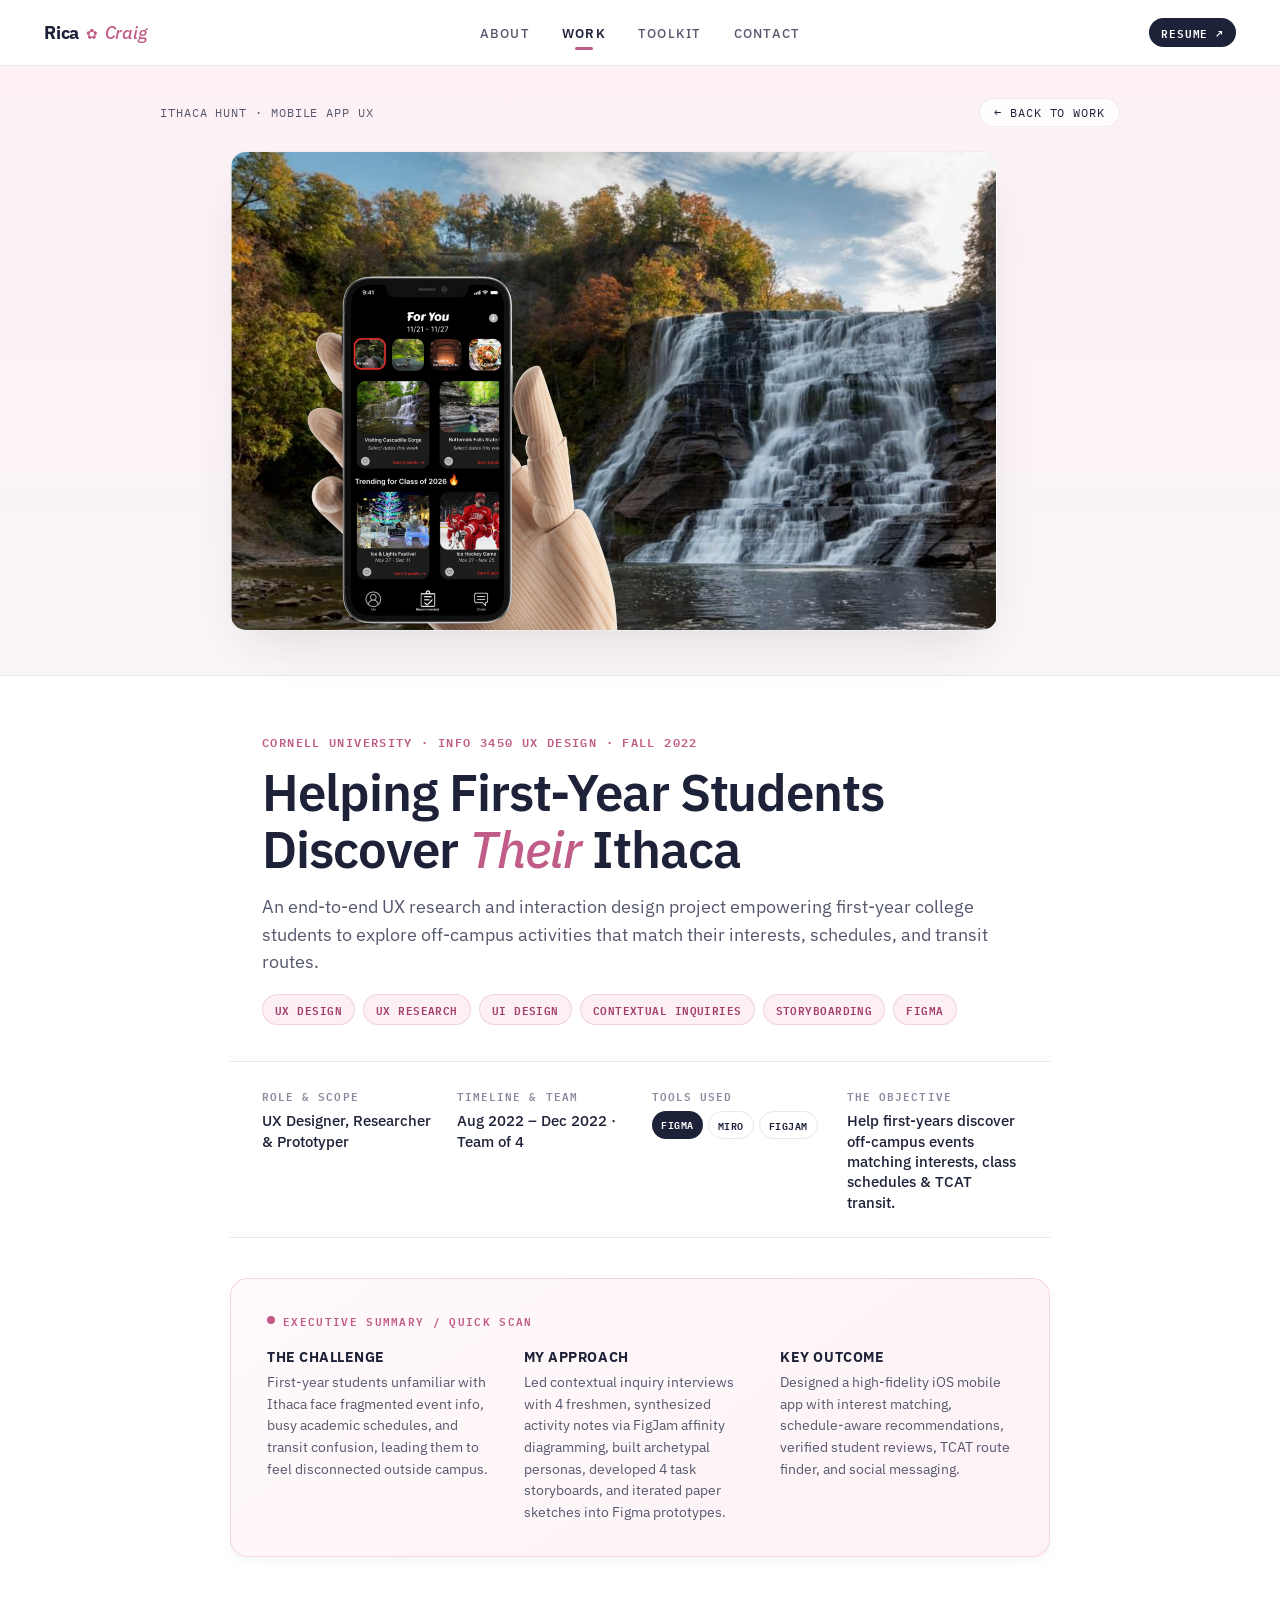
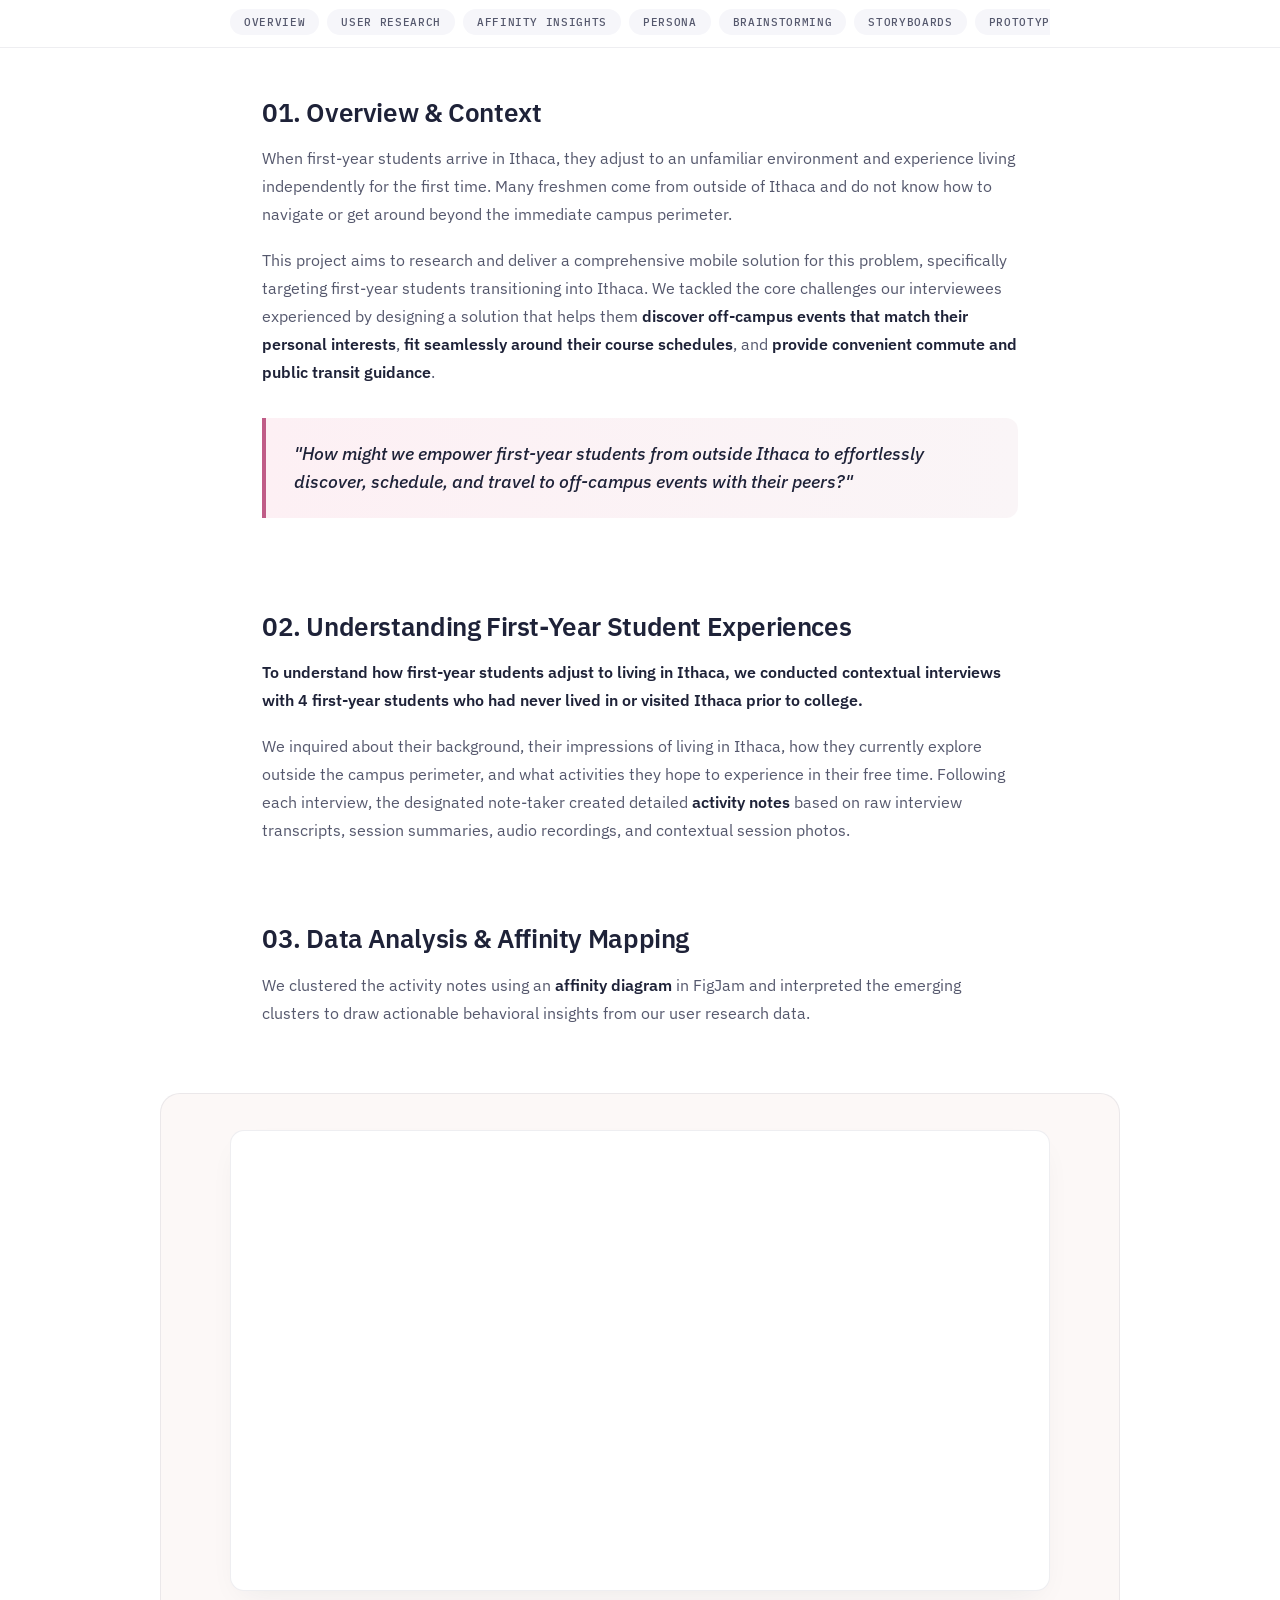
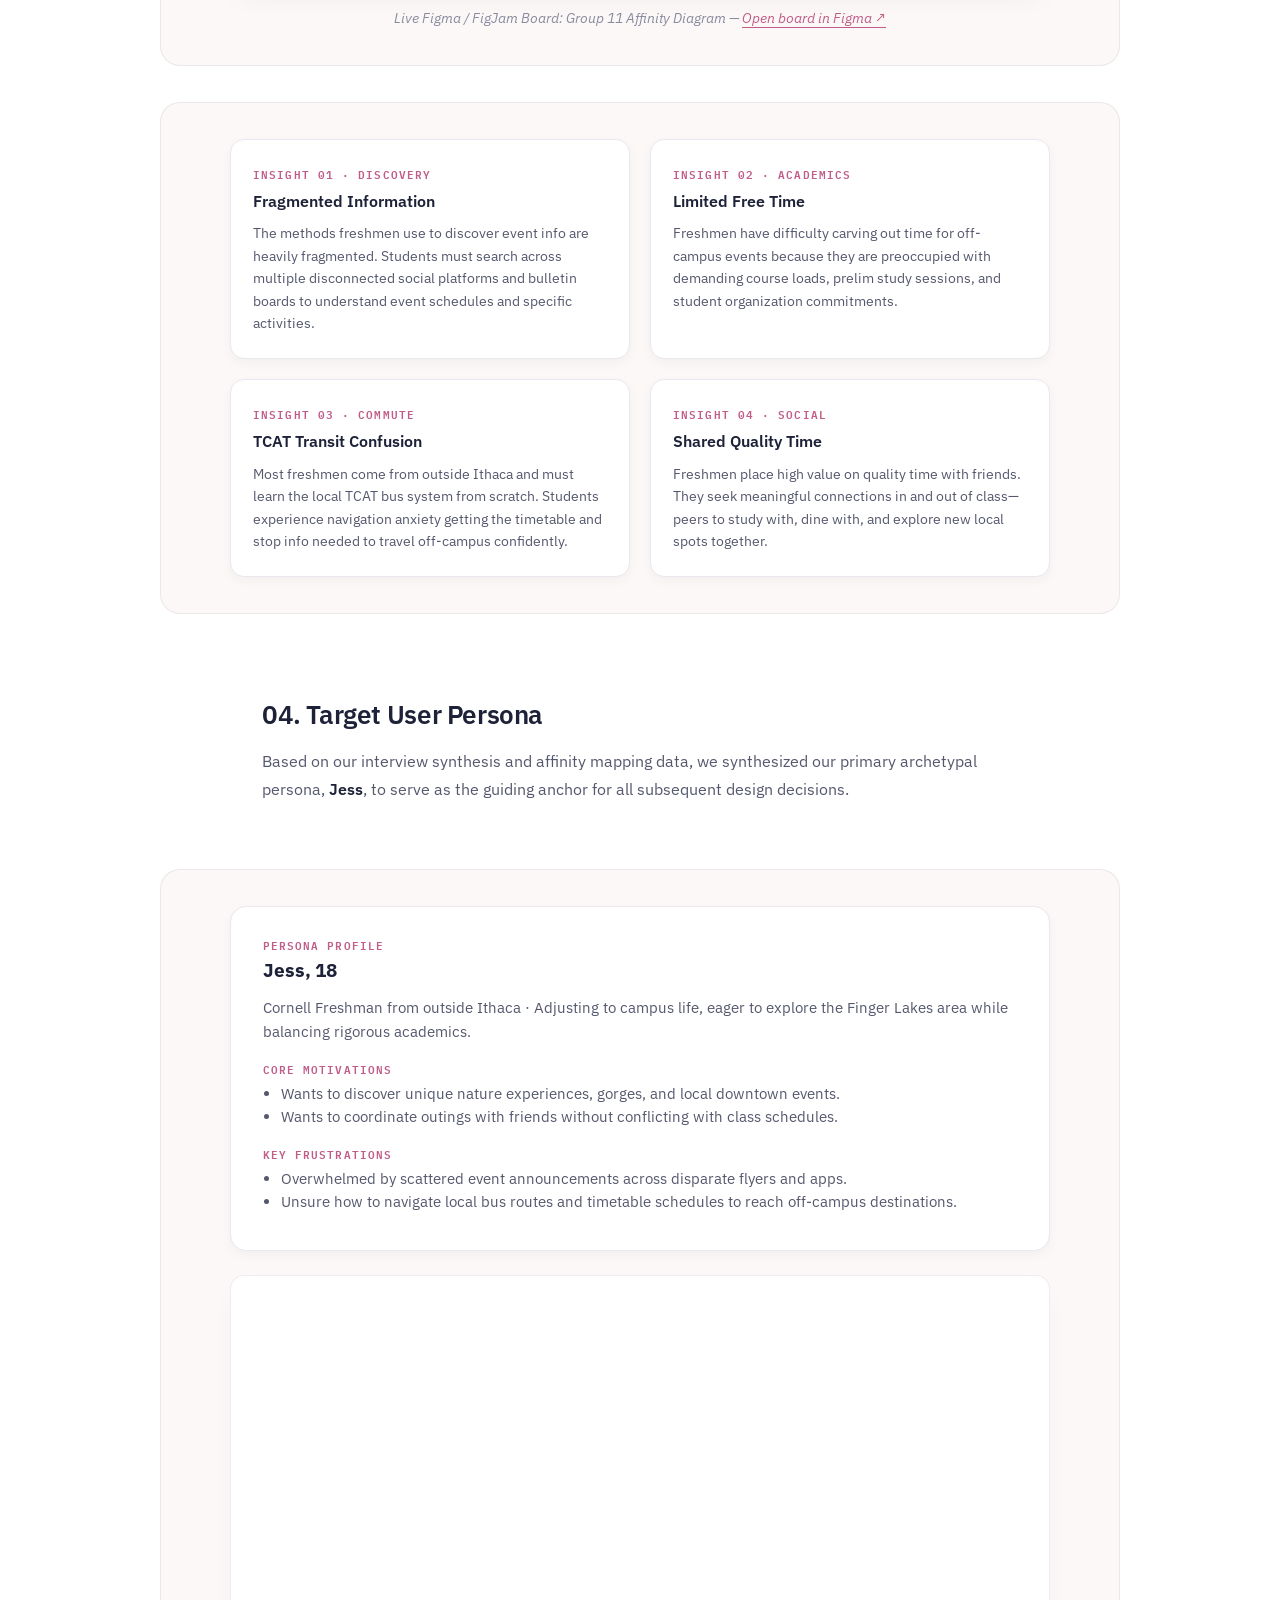
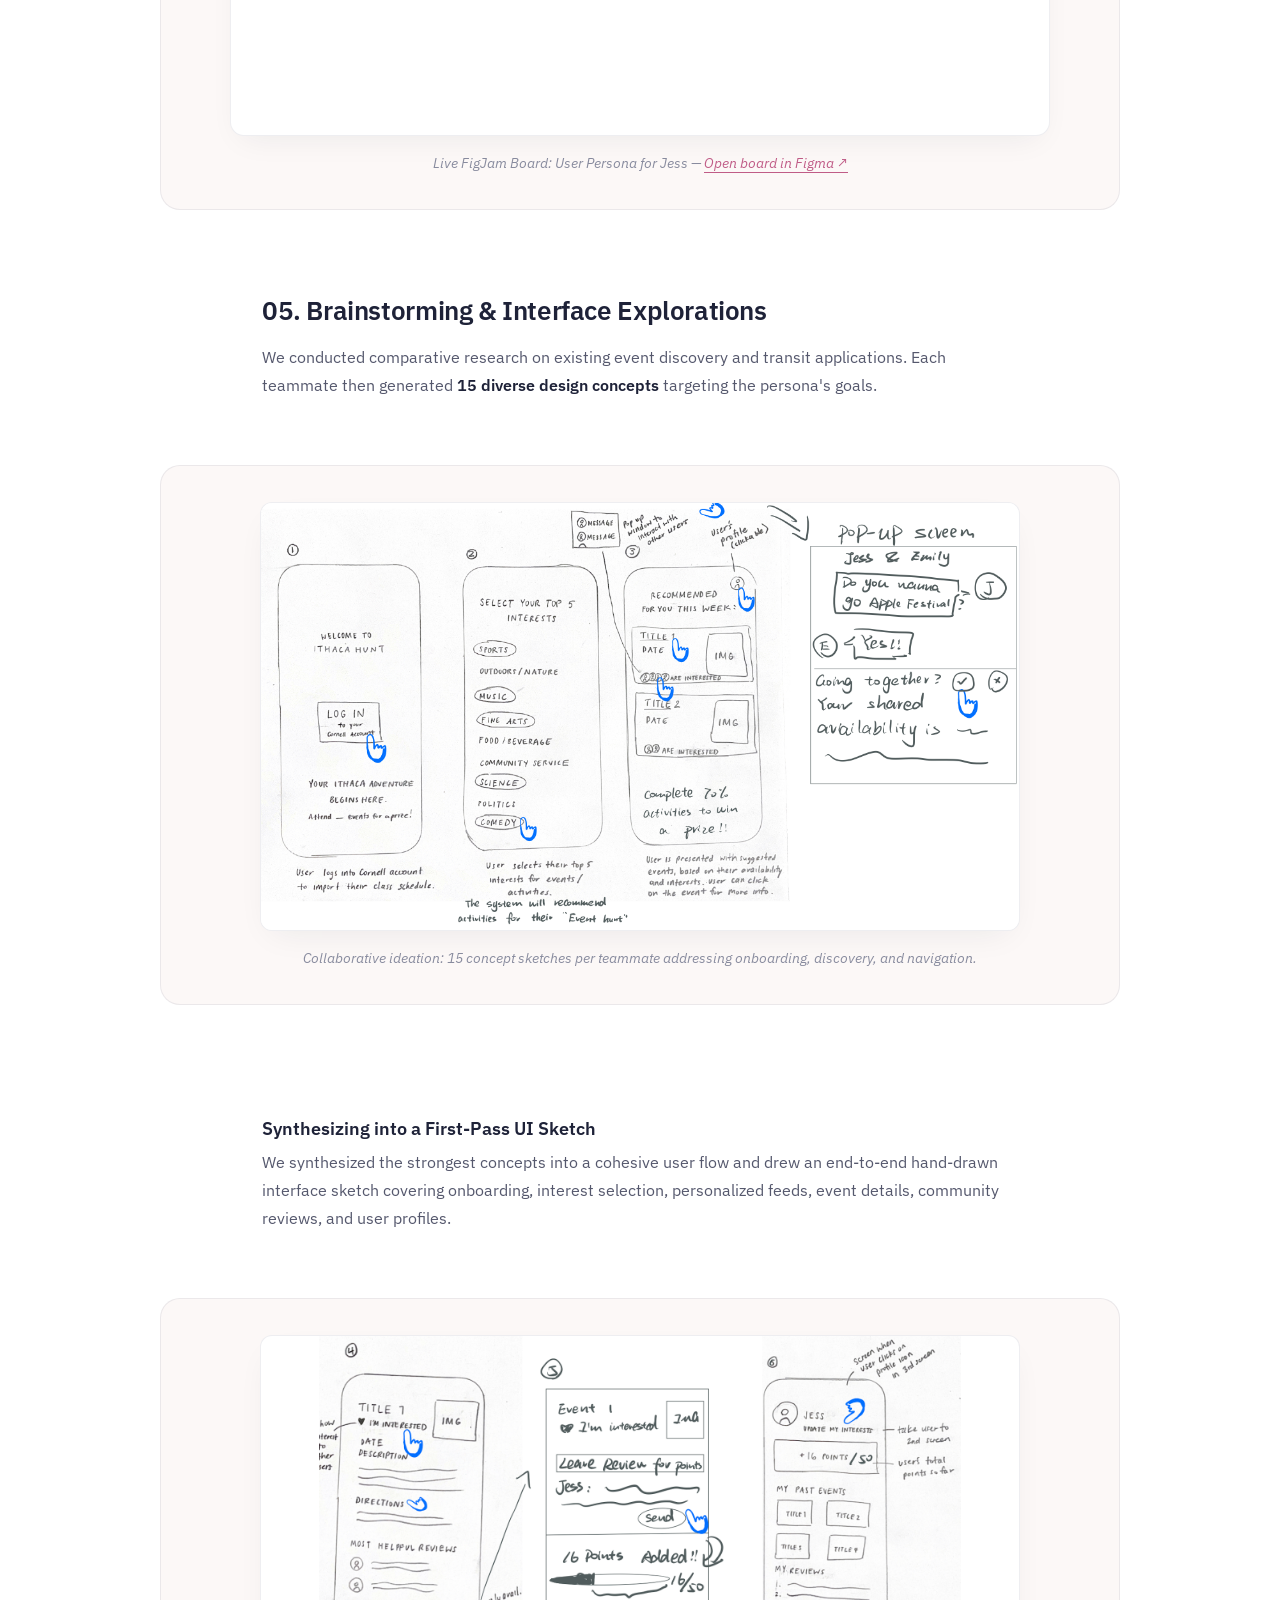
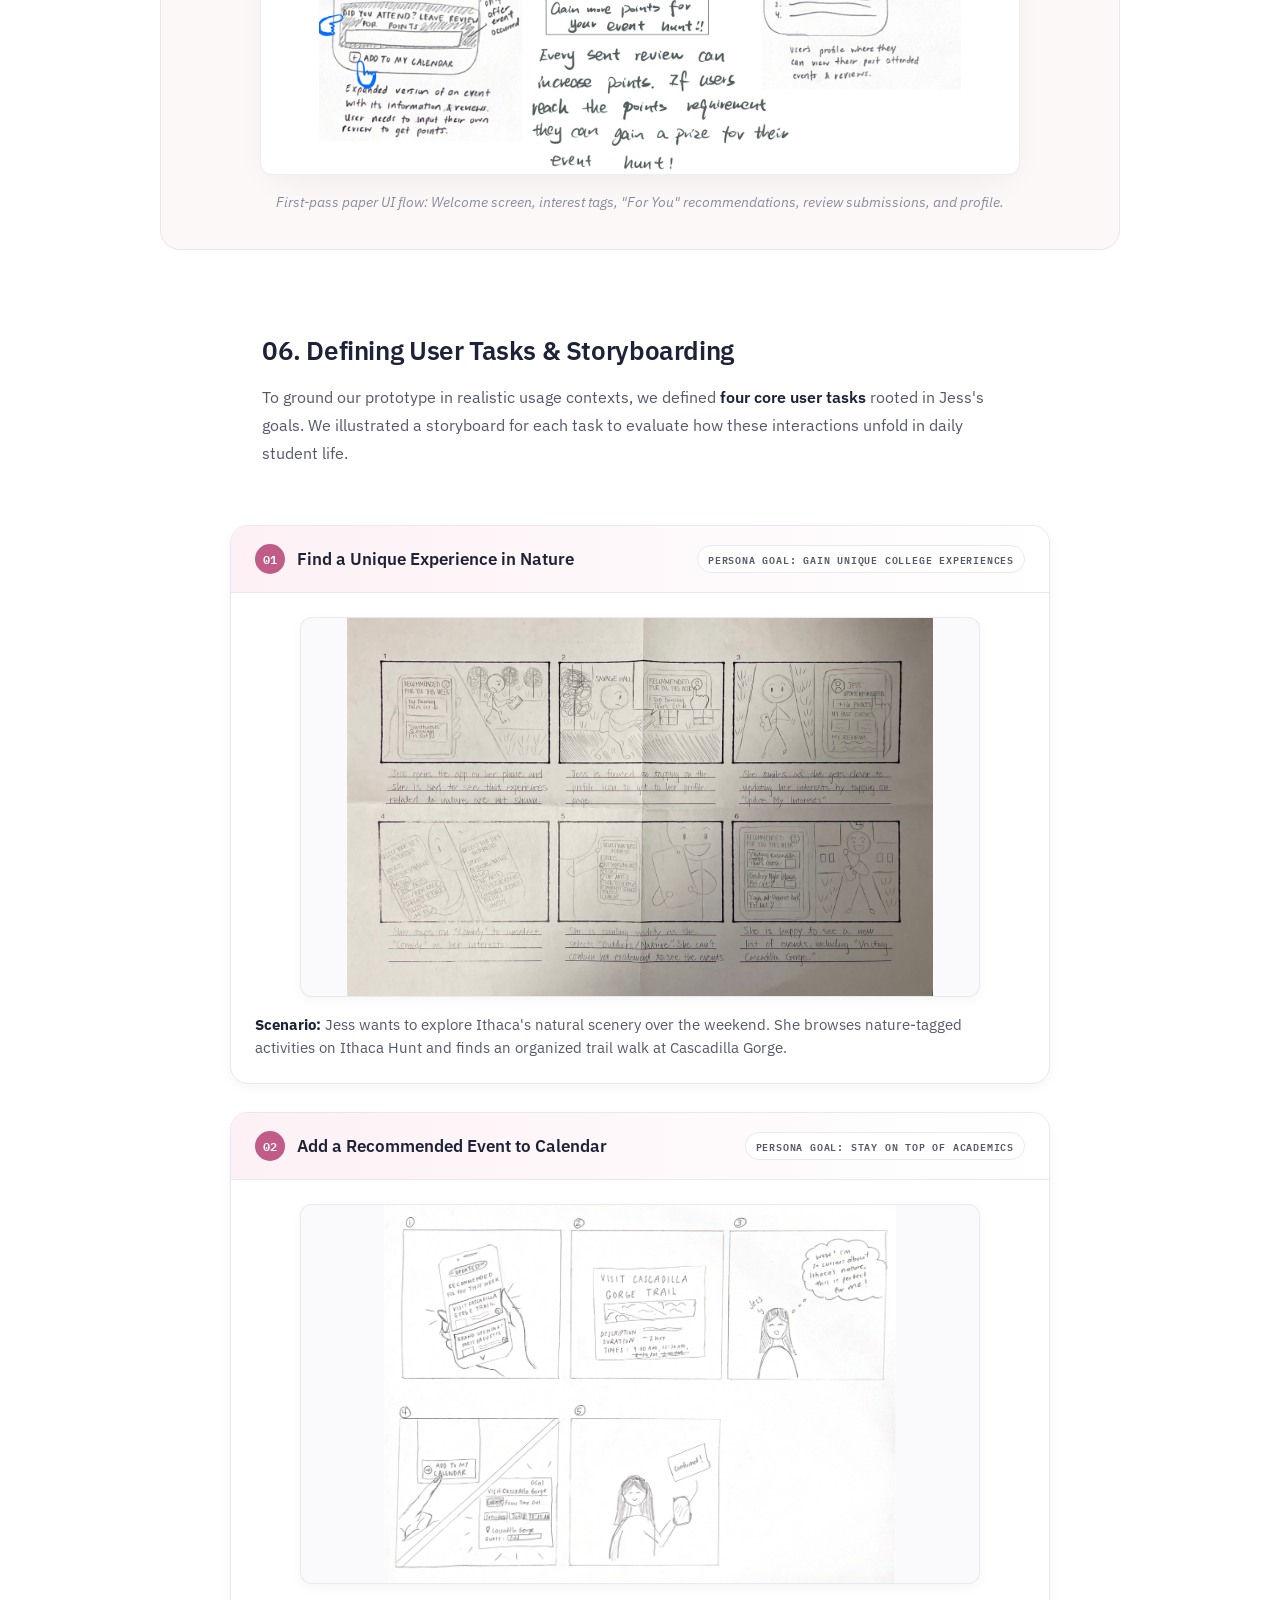
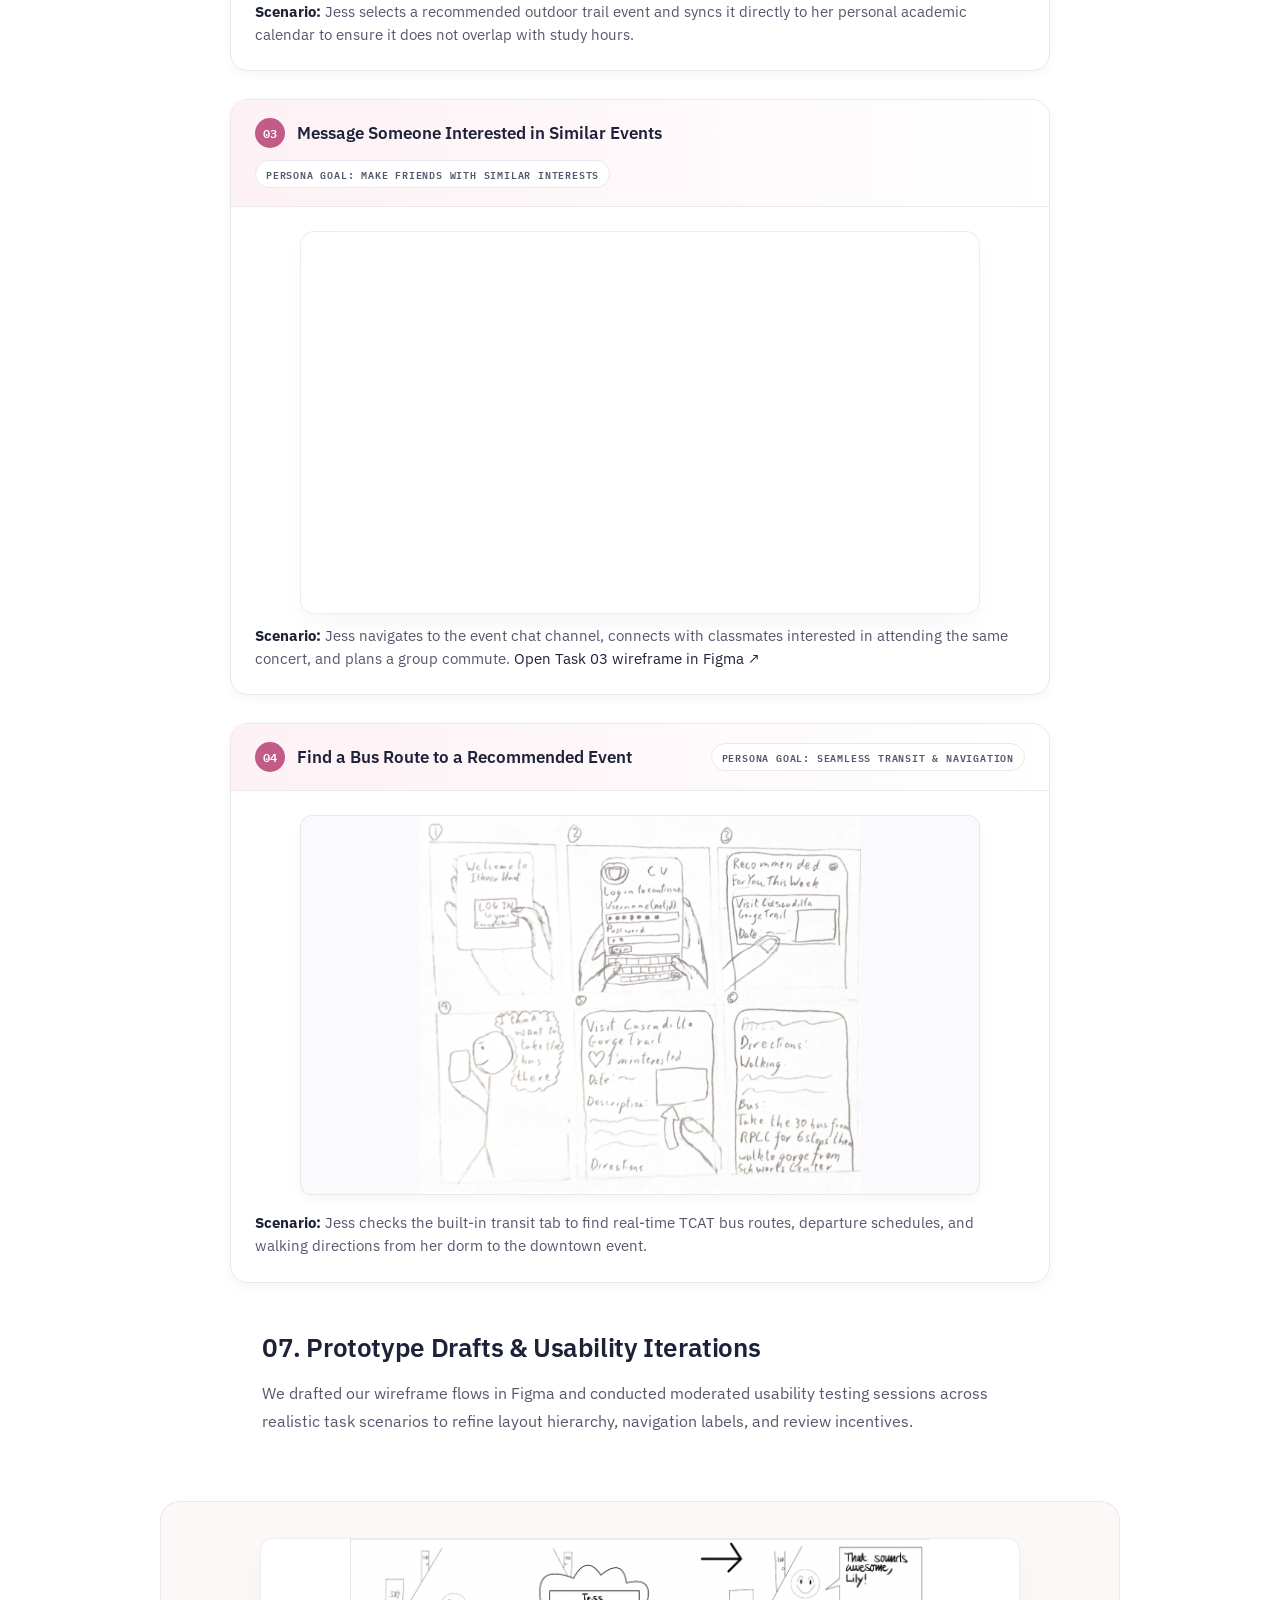
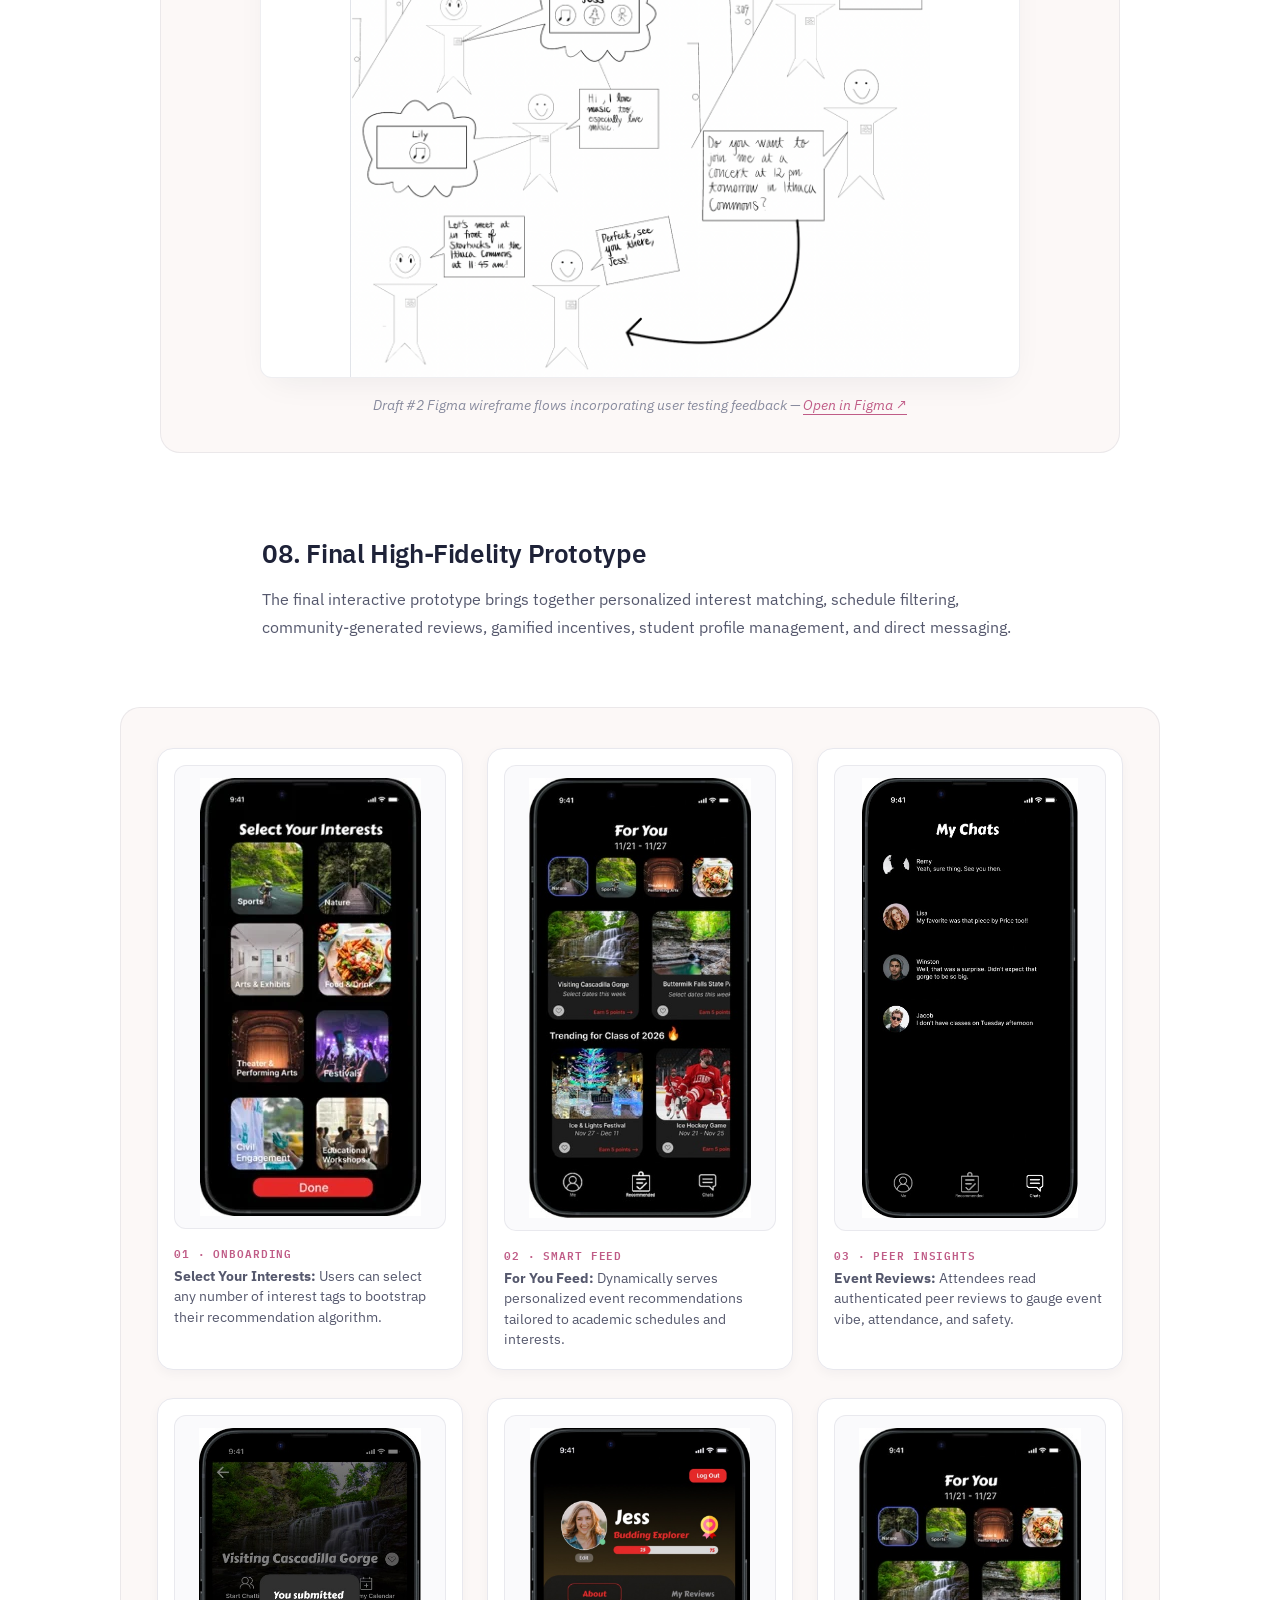
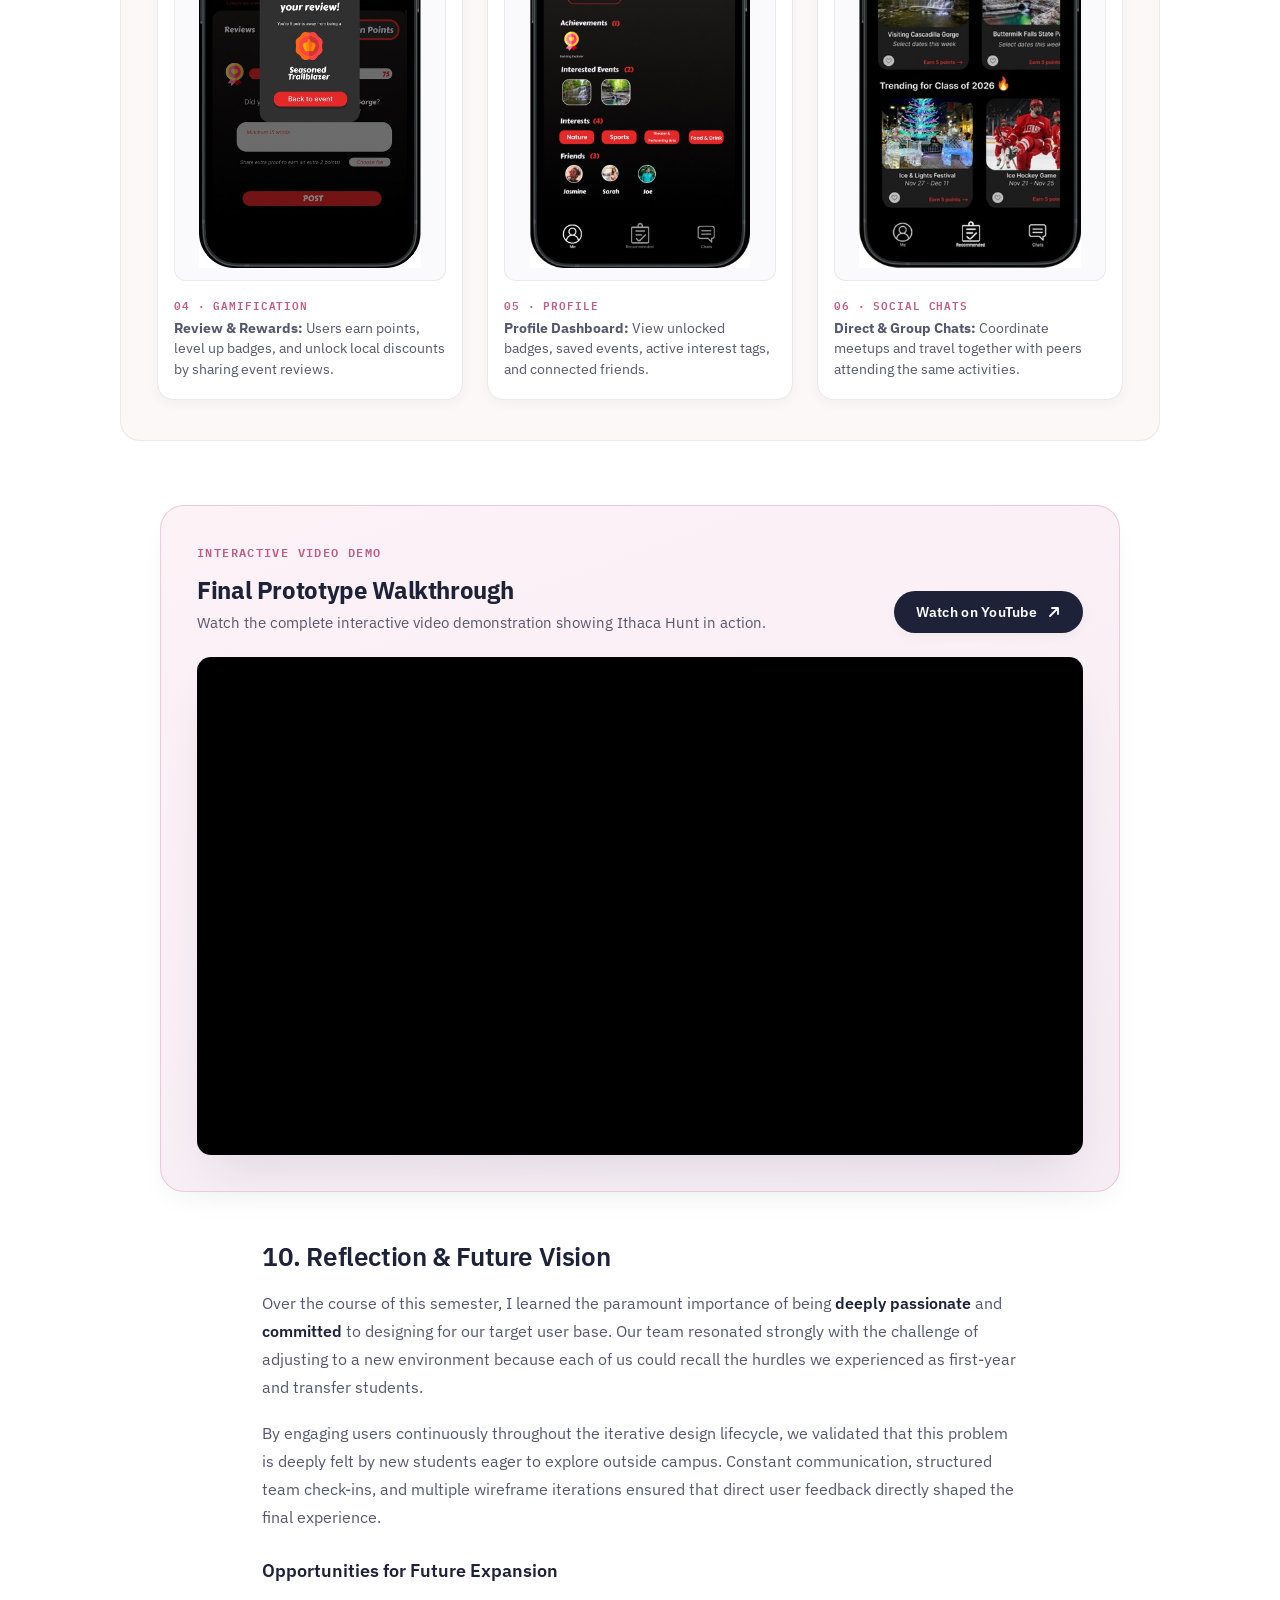
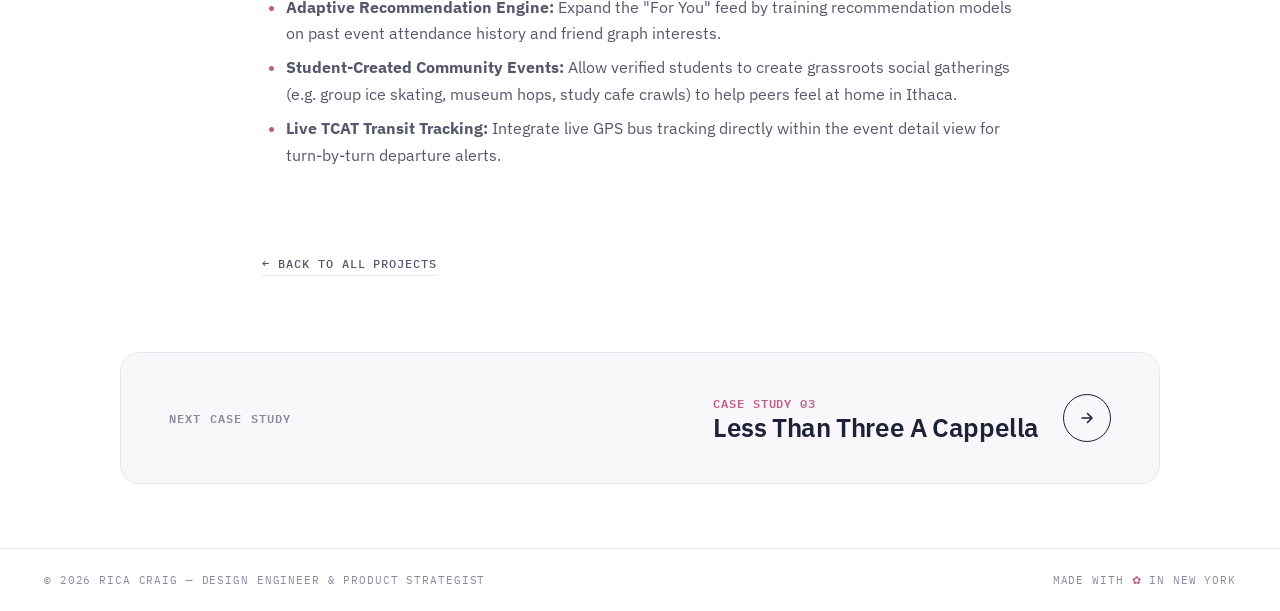
<file: Case-Ithaca.dc.html>
<!DOCTYPE html>
<html lang="en">
<head>
  <meta charset="utf-8">
  <meta name="viewport" content="width=device-width, initial-scale=1">
  <title>Ithaca Hunt Mobile App Case Study — Rica Craig</title>
  <link rel="preconnect" href="https://fonts.googleapis.com">
  <link rel="preconnect" href="https://fonts.gstatic.com" crossorigin="">
  <link href="https://fonts.googleapis.com/css2?family=IBM+Plex+Sans:ital,wght@0,300;0,400;0,500;0,600;0,700;1,400;1,500&family=IBM+Plex+Mono:wght@400;500;600&display=swap" rel="stylesheet">
  <style>
    :root{
      --bg: #FFFFFF;
      --canvas: #FCF8F7;
      --band: #FDF0F4;
      --band-2: #F8E2E9;
      --ink: #1E2238;
      --ink-2: #55586D;
      --ink-3: #888B9E;
      --rose: #C05C87;
      --rose-dark: #A33E6A;
      --rose-light: #FCE4EC;
      --emerald: #4E8F6C;
      --marigold: #D19E2F;
      --border: #E8E8EE;
      --border-soft: rgba(42,47,74,.08);
      --shadow-sm: 0 4px 12px rgba(30,34,56,.04);
      --shadow-md: 0 12px 32px -12px rgba(30,34,56,.08);
      --shadow-lg: 0 24px 48px -16px rgba(30,34,56,.12);
    }
    
    *{ box-sizing: border-box; }
    html{ scroll-behavior: smooth; }
    body{
      margin: 0;
      background: var(--bg);
      font-family: "IBM Plex Sans", ui-sans-serif, system-ui, sans-serif;
      color: var(--ink);
      -webkit-font-smoothing: antialiased;
      text-rendering: optimizeLegibility;
    }
    a{ color: var(--ink); text-decoration: none; transition: color 160ms ease; }
    a:hover{ color: var(--rose); }
    ::selection{ background: var(--rose); color: #FFF; }

    /* ============ NAV ============ */
    .nav{
      position: sticky; top: 0; z-index: 40;
      display: grid; grid-template-columns: 1fr auto 1fr; align-items: center;
      padding: 18px 44px;
      background: rgba(255,255,255,.94);
      backdrop-filter: blur(12px);
      border-bottom: 1px solid var(--border);
    }
    .brand{ font-weight: 700; font-size: 18px; letter-spacing: -0.01em; color: var(--ink); }
    .brand .flourish{ color: var(--rose); margin: 0 3px; font-size: 14px; }
    .brand em{ font-style: italic; color: var(--rose); font-weight: 500; }
    .navlinks{ display: flex; gap: 32px; justify-content: center; }
    .navlinks a{
      font-size: 12.5px; font-weight: 500; letter-spacing: .1em; text-transform: uppercase;
      padding: 6px 0; position: relative; color: var(--ink-2); transition: color 160ms ease;
    }
    .navlinks a.on{ color: var(--ink); font-weight: 600; }
    .navlinks a.on::after{
      content: ""; position: absolute; left: 50%; bottom: -3px; width: 18px; height: 2.5px;
      background: var(--rose); transform: translateX(-50%); border-radius: 99px;
    }
    .navlinks a:hover{ color: var(--rose); }
    .navright{
      display: flex; gap: 14px; justify-content: flex-end; align-items: center;
      font-family: "IBM Plex Mono", monospace; font-size: 11px; letter-spacing: .08em;
      text-transform: uppercase; color: var(--ink-3);
    }
    .resume-pill{
      display: inline-flex; align-items: center; gap: 4px;
      padding: 5px 12px; border-radius: 99px; background: var(--ink);
      color: #FFF !important; font-family: "IBM Plex Mono", monospace; font-size: 10.5px;
      letter-spacing: .08em; text-transform: uppercase; font-weight: 600;
      transition: all 160ms ease; text-decoration: none !important;
    }
    .resume-pill:hover{
      background: var(--rose); color: #FFF !important; transform: translateY(-1px);
    }

    /* ============ HERO BANNER ============ */
    .hero-band{
      background: linear-gradient(180deg, #FDF1F5 0%, #FAF5F7 100%);
      padding: 32px 44px 44px;
      border-bottom: 1px solid var(--border);
    }
    .hero-strip{
      max-width: 960px; margin: 0 auto;
      display: flex; justify-content: space-between; align-items: center;
      font-family: "IBM Plex Mono", monospace; font-size: 11.5px; letter-spacing: .08em;
      text-transform: uppercase; color: var(--ink-2);
    }
    .hero-strip a{
      display: inline-flex; align-items: center; gap: 6px;
      padding: 6px 14px; border-radius: 99px; background: rgba(255,255,255,.8);
      border: 1px solid var(--border-soft); transition: all 160ms ease;
    }
    .hero-strip a:hover{ background: #FFF; color: var(--rose); transform: translateX(-2px); }
    .hero-media{ max-width: 820px; margin: 24px auto 0; }
    .hero-single{
      background: #FFF; border-radius: 16px; overflow: hidden;
      box-shadow: var(--shadow-lg); border: 1px solid var(--border-soft);
      aspect-ratio: 16 / 10; max-height: 480px; display: flex; align-items: center; justify-content: center;
    }
    .hero-single img{ width: 100%; height: 100%; object-fit: cover; display: block; }

    /* ============ TITLE & META ============ */
    .title-block{ max-width: 820px; margin: 56px auto 0; padding: 0 32px; }
    .kicker{
      font-family: "IBM Plex Mono", monospace; font-size: 11.5px; letter-spacing: .12em;
      text-transform: uppercase; color: var(--rose); font-weight: 600; margin-bottom: 12px;
    }
    .title-block h1{
      font-size: clamp(2.2rem, 4vw, 3.4rem); font-weight: 600;
      letter-spacing: -0.02em; margin: 0; line-height: 1.12; color: var(--ink);
    }
    .title-block h1 em{ font-style: italic; color: var(--rose); font-weight: 500; }
    .title-block .subtitle{
      font-size: 18px; line-height: 1.55; color: var(--ink-2); margin-top: 14px;
    }
    .title-block .tags{ margin-top: 18px; display: flex; flex-wrap: wrap; gap: 8px; }
    .title-block .tag{
      padding: 5px 12px; border-radius: 99px; font-family: "IBM Plex Mono", monospace;
      font-size: 11px; letter-spacing: .04em; font-weight: 600;
      background: var(--band); color: var(--rose-dark); border: 1px solid rgba(192,92,135,.2);
      text-transform: uppercase;
    }

    .meta-grid{
      max-width: 820px; margin: 36px auto 0; padding: 24px 32px;
      display: grid; grid-template-columns: repeat(4, 1fr); gap: 24px;
      border-top: 1px solid var(--border); border-bottom: 1px solid var(--border);
    }
    .meta-grid .cell .k{
      font-family: "IBM Plex Mono", monospace; font-size: 10.5px; letter-spacing: .1em;
      text-transform: uppercase; color: var(--ink-3); margin-bottom: 6px; font-weight: 600;
    }
    .meta-grid .cell .v{ font-size: 14.5px; color: var(--ink); line-height: 1.4; font-weight: 500; }
    .meta-grid .cell.tools .pills{ display: flex; flex-wrap: wrap; gap: 5px; }
    .tool-pill{
      padding: 4px 9px; border-radius: 99px; font-family: "IBM Plex Mono", monospace;
      font-size: 10px; letter-spacing: .05em; font-weight: 600; background: var(--ink);
      color: #FFF; text-transform: uppercase;
    }
    .tool-pill.alt{ background: #FFF; color: var(--ink); border: 1px solid var(--border); }

    /* ============ EXECUTIVE SUMMARY / RECRUITER TL;DR ============ */
    .tldr-card{
      max-width: 820px; margin: 40px auto 0; padding: 32px 36px;
      background: linear-gradient(145deg, #FFF9FB 0%, #FDF2F6 100%);
      border-radius: 18px; border: 1px solid rgba(192, 92, 135, .2);
      box-shadow: var(--shadow-sm);
    }
    .tldr-head{
      display: flex; align-items: center; gap: 8px; font-family: "IBM Plex Mono", monospace;
      font-size: 11px; letter-spacing: .12em; text-transform: uppercase; color: var(--rose);
      font-weight: 600; margin-bottom: 18px;
    }
    .tldr-head .dot{ width: 8px; height: 8px; border-radius: 99px; background: var(--rose); }
    .tldr-grid{
      display: grid; grid-template-columns: repeat(3, 1fr); gap: 24px;
    }
    .tldr-col h4{ font-size: 13.5px; font-weight: 700; margin: 0 0 6px; color: var(--ink); text-transform: uppercase; letter-spacing: .04em; }
    .tldr-col p{ font-size: 14px; line-height: 1.55; color: var(--ink-2); margin: 0; }

    /* ============ SECTION TOC BAR ============ */
    .toc-bar{
      position: sticky; top: 61px; z-index: 30;
      background: rgba(255,255,255,.92); backdrop-filter: blur(10px);
      border-bottom: 1px solid var(--border-soft); padding: 12px 32px;
      margin: 40px auto 0;
    }
    .toc-inner{
      max-width: 820px; margin: 0 auto;
      display: flex; gap: 8px; overflow-x: auto; scrollbar-width: none;
    }
    .toc-inner::-webkit-scrollbar{ display: none; }
    .toc-link{
      flex: none; padding: 6px 14px; border-radius: 99px; background: #F6F6FA;
      font-family: "IBM Plex Mono", monospace; font-size: 11px; letter-spacing: .06em;
      text-transform: uppercase; color: var(--ink-2); font-weight: 500; transition: all 160ms ease;
    }
    .toc-link:hover{ background: var(--rose); color: #FFF; }

    /* ============ EDITORIAL READING SECTION ============ */
    .reading{ max-width: 820px; margin: 0 auto; padding: 48px 32px 12px; }
    .reading h2{
      font-size: 26px; font-weight: 600; letter-spacing: -0.015em; margin: 48px 0 16px;
      line-height: 1.25; color: var(--ink);
    }
    .reading h2:first-child{ margin-top: 0; }
    .reading h3{ font-size: 18px; font-weight: 600; margin: 28px 0 8px; color: var(--ink); }
    .reading p{
      font-size: 16px; line-height: 1.75; color: var(--ink-2); margin: 0 0 18px; text-wrap: pretty;
    }
    .reading p strong{ color: var(--ink); font-weight: 600; }
    .reading ul, .reading ol{ margin: 12px 0 24px; padding-left: 24px; }
    .reading ul li, .reading ol li{ font-size: 15.5px; line-height: 1.7; color: var(--ink-2); margin-bottom: 8px; }
    .reading ul li::marker{ color: var(--rose); }
    .reading .rose{ color: var(--rose); font-weight: 500; }
    .reading blockquote{
      margin: 32px 0; padding: 22px 28px; border-left: 4px solid var(--rose);
      background: linear-gradient(90deg, #FDF0F4 0%, #FAF5F7 100%);
      border-radius: 0 12px 12px 0; font-size: 18px; line-height: 1.55;
      font-style: italic; font-weight: 500; color: var(--ink);
    }

    /* ============ VISUAL MEDIA BANDS ============ */
    .band{
      max-width: 960px; margin: 36px auto; padding: 36px 40px;
      background: var(--canvas); border-radius: 20px; border: 1px solid var(--border-soft);
    }
    .band .media{
      background: #FFF; border-radius: 12px; overflow: hidden;
      box-shadow: var(--shadow-md); border: 1px solid var(--border-soft);
      max-height: 440px; display: flex; align-items: center; justify-content: center;
    }
    .band .media img{ display: block; width: auto; max-width: 100%; max-height: 440px; object-fit: contain; margin: 0 auto; }
    .band .caption{
      text-align: center; font-style: italic; color: var(--ink-3); margin-top: 18px;
      font-size: 14px; line-height: 1.4;
    }
    .band .caption a{ color: var(--rose); border-bottom: 1px solid var(--rose); }
    .band .single.wide{ max-width: 760px; margin: 0 auto; }

    /* ============ THEMES / INSIGHTS GRID ============ */
    .themes-grid{
      max-width: 820px; margin: 0 auto; display: grid; grid-template-columns: repeat(2, 1fr); gap: 20px;
    }
    .theme{
      background: #FFF; border: 1px solid var(--border); border-radius: 14px;
      padding: 24px 22px; box-shadow: var(--shadow-sm);
    }
    .theme .num{
      font-family: "IBM Plex Mono", monospace; font-size: 11px; letter-spacing: .1em;
      text-transform: uppercase; color: var(--rose); font-weight: 600; margin-bottom: 8px;
    }
    .theme h3{ font-size: 16px; font-weight: 600; margin: 0 0 10px; line-height: 1.35; color: var(--ink); }
    .theme p{ font-size: 14px; line-height: 1.6; color: var(--ink-2); margin: 0; }

    /* ============ FIGMA EMBED CONTAINER ============ */
    .figma-embed{
      max-width: 820px; margin: 0 auto; aspect-ratio: 16 / 9; background: #FFF;
      border-radius: 14px; overflow: hidden; box-shadow: var(--shadow-md); border: 1px solid var(--border-soft);
      position: relative;
    }
    .figma-embed iframe{ display: block; width: 100%; height: 100%; border: 0; }

    /* ============ PERSONA CARD ============ */
    .persona-card{
      max-width: 820px; margin: 0 auto 24px; background: #FFF; border-radius: 16px;
      padding: 28px 32px; box-shadow: var(--shadow-sm); border: 1px solid var(--border);
    }
    .persona-card h3{ font-size: 19px; font-weight: 700; margin: 0 0 6px; color: var(--ink); }
    .persona-card p, .persona-card li{ font-size: 14.5px; line-height: 1.6; color: var(--ink-2); }
    .persona-card .k{
      font-family: "IBM Plex Mono", monospace; font-size: 10.5px; letter-spacing: .1em;
      text-transform: uppercase; color: var(--rose); margin-top: 16px; margin-bottom: 4px; font-weight: 600;
    }
    .persona-card .k:first-child{ margin-top: 0; }
    .persona-card ul{ margin: 4px 0 8px 18px; padding: 0; }

    /* ============ STORYBOARD TASK CARDS ============ */
    .task-card{
      max-width: 820px; margin: 28px auto 0;
      background: #FFF; border: 1px solid var(--border); border-radius: 18px;
      box-shadow: var(--shadow-sm); overflow: hidden;
    }
    .task-head{
      padding: 18px 24px; background: linear-gradient(90deg, #FDF1F5 0%, #FFF 100%);
      border-bottom: 1px solid var(--border); display: flex; justify-content: space-between; align-items: center; flex-wrap: wrap; gap: 12px;
    }
    .task-title-wrap{ display: flex; align-items: center; gap: 12px; }
    .task-num{
      width: 30px; height: 30px; border-radius: 99px; background: var(--rose); color: #FFF;
      display: inline-flex; align-items: center; justify-content: center; font-family: "IBM Plex Mono", monospace; font-size: 12px; font-weight: 600; flex: none;
    }
    .task-head h3{ font-size: 16.5px; font-weight: 600; margin: 0; color: var(--ink); }
    .task-tag{
      font-family: "IBM Plex Mono", monospace; font-size: 10px; letter-spacing: .08em;
      text-transform: uppercase; padding: 4px 10px; border-radius: 99px; background: #FFF;
      border: 1px solid var(--border); color: var(--ink-2); font-weight: 600;
    }
    .task-body{ padding: 24px; }
    .task-media{
      background: #FAFAFC; border-radius: 12px; overflow: hidden; border: 1px solid var(--border-soft);
      box-shadow: var(--shadow-sm); margin-bottom: 16px; max-width: 680px; margin-left: auto; margin-right: auto;
      max-height: 380px; display: flex; align-items: center; justify-content: center;
    }
    .task-media img{ display: block; width: auto; max-width: 100%; max-height: 380px; object-fit: contain; margin: 0 auto; }
    .task-notes{ font-size: 14.5px; line-height: 1.6; color: var(--ink-2); margin: 0; }
    .task-notes strong{ color: var(--ink); }

    /* ============ FINAL PROTOTYPE SHOWCASE GRID ============ */
    .final-grid{
      max-width: 1040px; margin: 36px auto; padding: 40px 36px;
      background: var(--canvas); border-radius: 20px; border: 1px solid var(--border-soft);
      display: grid; grid-template-columns: repeat(3, 1fr); gap: 28px 24px;
    }
    .final-cell{
      background: #FFF; border: 1px solid var(--border); border-radius: 16px;
      padding: 16px 16px 20px; box-shadow: var(--shadow-sm); display: flex; flex-direction: column;
    }
    .final-cell .media{
      background: #FAFAFC; border-radius: 12px;
      border: 1px solid var(--border-soft);
      display: flex; align-items: center; justify-content: center;
      padding: 12px 8px; margin-bottom: 14px; min-height: 360px;
    }
    .final-cell .media img{
      width: auto; max-width: 100%; height: auto; max-height: 440px;
      object-fit: contain; display: block; margin: 0 auto;
    }
    .final-cell .screen-title{
      font-family: "IBM Plex Mono", monospace; font-size: 11px; letter-spacing: .08em;
      text-transform: uppercase; color: var(--rose); font-weight: 600; margin-bottom: 4px;
    }
    .final-cell .cap{ font-size: 13.5px; line-height: 1.5; color: var(--ink-2); margin: 0; }

    /* ============ INTERACTIVE VIDEO WALKTHROUGH ============ */
    .video-section{
      max-width: 960px; margin: 64px auto 0; padding: 36px;
      background: linear-gradient(160deg, #FDF2F6 0%, #F5ECF4 100%);
      border-radius: 24px; border: 1px solid rgba(192, 92, 135, .25);
      box-shadow: var(--shadow-md);
    }
    .video-header{
      display: flex; justify-content: space-between; align-items: flex-end;
      margin-bottom: 24px; gap: 20px; flex-wrap: wrap;
    }
    .video-title h2{
      font-size: 24px; font-weight: 700; letter-spacing: -0.015em; margin: 0 0 6px; color: var(--ink);
    }
    .video-title p{
      font-size: 15px; color: var(--ink-2); margin: 0; line-height: 1.4;
    }
    .video-btn{
      display: inline-flex; align-items: center; gap: 10px; padding: 12px 22px;
      border-radius: 99px; background: var(--ink); color: #FFF; font-size: 13.5px; font-weight: 600;
      letter-spacing: .02em; transition: all 180ms ease; box-shadow: var(--shadow-sm);
    }
    .video-btn:hover{ background: var(--rose); color: #FFF; transform: translateY(-2px); box-shadow: var(--shadow-md); }
    .video-btn svg{ transition: transform 160ms ease; }
    .video-btn:hover svg{ transform: translateX(3px) translateY(-3px); }
    .video-frame{
      position: relative; width: 100%; aspect-ratio: 16 / 9;
      background: #000; border-radius: 14px; overflow: hidden;
      box-shadow: var(--shadow-lg); border: 1px solid rgba(30,34,56,.1);
    }
    .video-frame iframe{
      position: absolute; inset: 0; width: 100%; height: 100%; border: 0;
    }

    /* ============ FOOTER & NEXT PROJECT ============ */
    .back-link{ max-width: 820px; margin: 48px auto 0; padding: 0 32px; }
    .back-link a{
      font-family: "IBM Plex Mono", monospace; font-size: 12px; letter-spacing: .08em;
      text-transform: uppercase; color: var(--ink-2); border-bottom: 1.5px solid var(--border);
      padding-bottom: 4px; font-weight: 500;
    }
    .back-link a:hover{ color: var(--rose); border-color: var(--rose); }

    .next-project{
      max-width: 1040px; margin: 80px auto 0; padding: 40px 48px;
      background: #FAF7FA; border-radius: 20px; border: 1px solid var(--border-soft);
      display: flex; justify-content: space-between; align-items: center; gap: 24px; flex-wrap: wrap;
    }
    .next-project .side{
      font-family: "IBM Plex Mono", monospace; font-size: 11.5px; letter-spacing: .1em;
      text-transform: uppercase; color: var(--ink-3); font-weight: 600;
    }
    .next-project .link{ display: flex; align-items: center; gap: 24px; }
    .next-project .link .no{
      font-family: "IBM Plex Mono", monospace; font-size: 11.5px; letter-spacing: .08em;
      text-transform: uppercase; color: var(--rose); font-weight: 600;
    }
    .next-project .link .title{
      font-size: 26px; font-weight: 600; letter-spacing: -0.015em; line-height: 1.15; color: var(--ink);
    }
    .next-project .arrow{
      width: 48px; height: 48px; border-radius: 99px; border: 1.5px solid var(--ink);
      display: inline-flex; align-items: center; justify-content: center;
      transition: all 200ms ease; color: var(--ink); flex: none;
    }
    .next-project .link:hover .arrow{
      background: var(--rose); border-color: var(--rose); color: #FFF; transform: translateX(4px);
    }

    .foot-strip{
      margin-top: 64px; padding: 24px 44px; border-top: 1px solid var(--border);
      display: flex; justify-content: space-between; align-items: center; gap: 20px; flex-wrap: wrap;
      color: var(--ink-3); font-family: "IBM Plex Mono", monospace; font-size: 11px; letter-spacing: .08em; text-transform: uppercase;
    }
    .foot-strip .heart{ color: var(--rose); }

    @media (max-width: 860px){
      .meta-grid{ grid-template-columns: repeat(2, 1fr); }
      .tldr-grid{ grid-template-columns: 1fr; }
      .themes-grid{ grid-template-columns: 1fr; }
      .persona-row{ grid-template-columns: 1fr; }
      .final-grid{ grid-template-columns: 1fr; padding: 24px 20px; }
      .band{ padding: 28px 20px; }
      .video-section{ padding: 24px 20px; }
      .nav{ padding: 16px 24px; }
      .hero-band{ padding: 24px 20px 36px; }
    }
  </style>
</head>
<body>

<!-- ================ TOP NAVIGATION ================ -->
<nav class="nav">
  <a href="index.html" class="brand">Rica <span class="flourish">✿</span> <em>Craig</em></a>
  <div class="navlinks">
    <a href="index.html#about">About</a>
    <a href="index.html#work" class="on">Work</a>
    <a href="index.html#toolkit">Toolkit</a>
    <a href="index.html#contact">Contact</a>
  </div>
  <div class="navright">
    <a href="Rica_Craig_Resume.pdf" target="_blank" rel="noopener" class="resume-pill">Resume ↗</a>
  </div>
</nav>

<!-- ================ HERO MEDIA ================ -->
<section class="hero-band">
  <div class="hero-strip">
    <span>Ithaca Hunt · Mobile App UX</span>
    <a href="index.html#work">← Back to work</a>
  </div>
  <div class="hero-media">
    <div class="hero-single">
      <img src="uploads/Ithaca%20Hunt%20App/Screen_Shot_2022-12-15_at_2.48.29_AM.png" alt="Ithaca Hunt App interactive mobile mockup">
    </div>
  </div>
</section>

<!-- ================ TITLE & METADATA ================ -->
<section class="title-block">
  <div class="kicker">Cornell University · INFO 3450 UX Design · Fall 2022</div>
  <h1>Helping First-Year Students Discover <em>Their</em> Ithaca</h1>
  <p class="subtitle">An end-to-end UX research and interaction design project empowering first-year college students to explore off-campus activities that match their interests, schedules, and transit routes.</p>
  <div class="tags">
    <span class="tag">UX Design</span>
    <span class="tag">UX Research</span>
    <span class="tag">UI Design</span>
    <span class="tag">Contextual Inquiries</span>
    <span class="tag">Storyboarding</span>
    <span class="tag">Figma</span>
  </div>
</section>

<div class="meta-grid">
  <div class="cell">
    <div class="k">Role &amp; Scope</div>
    <div class="v">UX Designer, Researcher &amp; Prototyper</div>
  </div>
  <div class="cell">
    <div class="k">Timeline &amp; Team</div>
    <div class="v">Aug 2022 – Dec 2022 · Team of 4</div>
  </div>
  <div class="cell tools">
    <div class="k">Tools Used</div>
    <div class="pills">
      <span class="tool-pill">Figma</span>
      <span class="tool-pill alt">Miro</span>
      <span class="tool-pill alt">FigJam</span>
    </div>
  </div>
  <div class="cell">
    <div class="k">The Objective</div>
    <div class="v">Help first-years discover off-campus events matching interests, class schedules &amp; TCAT transit.</div>
  </div>
</div>

<!-- ================ RECRUITER TL;DR QUICK SCAN ================ -->
<div class="tldr-card">
  <div class="tldr-head"><span class="dot"></span> Executive Summary / Quick Scan</div>
  <div class="tldr-grid">
    <div class="tldr-col">
      <h4>The Challenge</h4>
      <p>First-year students unfamiliar with Ithaca face fragmented event info, busy academic schedules, and transit confusion, leading them to feel disconnected outside campus.</p>
    </div>
    <div class="tldr-col">
      <h4>My Approach</h4>
      <p>Led contextual inquiry interviews with 4 freshmen, synthesized activity notes via FigJam affinity diagramming, built archetypal personas, developed 4 task storyboards, and iterated paper sketches into Figma prototypes.</p>
    </div>
    <div class="tldr-col">
      <h4>Key Outcome</h4>
      <p>Designed a high-fidelity iOS mobile app with interest matching, schedule-aware recommendations, verified student reviews, TCAT route finder, and social messaging.</p>
    </div>
  </div>
</div>

<!-- ================ JUMP NAVIGATION ================ -->
<div class="toc-bar">
  <div class="toc-inner">
    <a class="toc-link" href="#overview">Overview</a>
    <a class="toc-link" href="#research">User Research</a>
    <a class="toc-link" href="#insights">Affinity Insights</a>
    <a class="toc-link" href="#persona">Persona</a>
    <a class="toc-link" href="#brainstorming">Brainstorming</a>
    <a class="toc-link" href="#storyboards">Storyboards</a>
    <a class="toc-link" href="#prototypes">Prototype Drafts</a>
    <a class="toc-link" href="#final-prototype">Final Prototype</a>
    <a class="toc-link" href="#video-demo">Video Walkthrough</a>
    <a class="toc-link" href="#reflection">Reflection</a>
  </div>
</div>

<!-- ================ 01. OVERVIEW ================ -->
<article class="reading" id="overview">
  <h2>01. Overview &amp; Context</h2>
  <p>When first-year students arrive in Ithaca, they adjust to an unfamiliar environment and experience living independently for the first time. Many freshmen come from outside of Ithaca and do not know how to navigate or get around beyond the immediate campus perimeter.</p>
  <p>This project aims to research and deliver a comprehensive mobile solution for this problem, specifically targeting first-year students transitioning into Ithaca. We tackled the core challenges our interviewees experienced by designing a solution that helps them <strong>discover off-campus events that match their personal interests</strong>, <strong>fit seamlessly around their course schedules</strong>, and <strong>provide convenient commute and public transit guidance</strong>.</p>

  <blockquote>
    "How might we empower first-year students from outside Ithaca to effortlessly discover, schedule, and travel to off-campus events with their peers?"
  </blockquote>
</article>

<!-- ================ 02. USER RESEARCH ================ -->
<article class="reading" id="research">
  <h2>02. Understanding First-Year Student Experiences</h2>
  <p><strong>To understand how first-year students adjust to living in Ithaca, we conducted contextual interviews with 4 first-year students who had never lived in or visited Ithaca prior to college.</strong></p>
  <p>We inquired about their background, their impressions of living in Ithaca, how they currently explore outside the campus perimeter, and what activities they hope to experience in their free time. Following each interview, the designated note-taker created detailed <strong>activity notes</strong> based on raw interview transcripts, session summaries, audio recordings, and contextual session photos.</p>
</article>

<!-- ================ 03. AFFINITY MAPPING & INSIGHTS ================ -->
<article class="reading" id="insights">
  <h2>03. Data Analysis &amp; Affinity Mapping</h2>
  <p>We clustered the activity notes using an <strong>affinity diagram</strong> in FigJam and interpreted the emerging clusters to draw actionable behavioral insights from our user research data.</p>
</article>

<section class="band">
  <div class="figma-embed">
    <iframe src="https://embed.figma.com/board/RJJys2hE2wwDUNwCWWUoBt/Group-11-Affinity-Diagram?node-id=0-1&amp;embed-host=share" allowfullscreen=""></iframe>
  </div>
  <div class="caption">Live Figma / FigJam Board: Group 11 Affinity Diagram — <a href="https://www.figma.com/board/RJJys2hE2wwDUNwCWWUoBt/Group-11-Affinity-Diagram?node-id=0-1" target="_blank" rel="noopener">Open board in Figma ↗</a></div>
</section>

<section class="band">
  <div class="themes-grid">
    <div class="theme">
      <div class="num">Insight 01 · Discovery</div>
      <h3>Fragmented Information</h3>
      <p>The methods freshmen use to discover event info are heavily fragmented. Students must search across multiple disconnected social platforms and bulletin boards to understand event schedules and specific activities.</p>
    </div>
    <div class="theme">
      <div class="num">Insight 02 · Academics</div>
      <h3>Limited Free Time</h3>
      <p>Freshmen have difficulty carving out time for off-campus events because they are preoccupied with demanding course loads, prelim study sessions, and student organization commitments.</p>
    </div>
    <div class="theme">
      <div class="num">Insight 03 · Commute</div>
      <h3>TCAT Transit Confusion</h3>
      <p>Most freshmen come from outside Ithaca and must learn the local TCAT bus system from scratch. Students experience navigation anxiety getting the timetable and stop info needed to travel off-campus confidently.</p>
    </div>
    <div class="theme">
      <div class="num">Insight 04 · Social</div>
      <h3>Shared Quality Time</h3>
      <p>Freshmen place high value on quality time with friends. They seek meaningful connections in and out of class—peers to study with, dine with, and explore new local spots together.</p>
    </div>
  </div>
</section>

<!-- ================ 04. TARGET USER PERSONA ================ -->
<article class="reading" id="persona">
  <h2>04. Target User Persona</h2>
  <p>Based on our interview synthesis and affinity mapping data, we synthesized our primary archetypal persona, <strong>Jess</strong>, to serve as the guiding anchor for all subsequent design decisions.</p>
</article>

<section class="band">
  <div class="persona-card">
    <div class="k">Persona Profile</div>
    <h3>Jess, 18</h3>
    <p>Cornell Freshman from outside Ithaca · Adjusting to campus life, eager to explore the Finger Lakes area while balancing rigorous academics.</p>
    
    <div class="k">Core Motivations</div>
    <ul>
      <li>Wants to discover unique nature experiences, gorges, and local downtown events.</li>
      <li>Wants to coordinate outings with friends without conflicting with class schedules.</li>
    </ul>

    <div class="k">Key Frustrations</div>
    <ul>
      <li>Overwhelmed by scattered event announcements across disparate flyers and apps.</li>
      <li>Unsure how to navigate local bus routes and timetable schedules to reach off-campus destinations.</li>
    </ul>
  </div>

  <div class="figma-embed">
    <iframe src="https://embed.figma.com/board/Xbd9nEiWy4q1rfgLq8Evuu/User-Persona?node-id=0-1&amp;embed-host=share" allowfullscreen=""></iframe>
  </div>
  <div class="caption">Live FigJam Board: User Persona for Jess — <a href="https://www.figma.com/board/Xbd9nEiWy4q1rfgLq8Evuu/User-Persona?node-id=0-1" target="_blank" rel="noopener">Open board in Figma ↗</a></div>
</section>

<!-- ================ 05. BRAINSTORMING & SKETCHING ================ -->
<article class="reading" id="brainstorming">
  <h2>05. Brainstorming &amp; Interface Explorations</h2>
  <p>We conducted comparative research on existing event discovery and transit applications. Each teammate then generated <strong>15 diverse design concepts</strong> targeting the persona's goals.</p>
</article>

<section class="band">
  <div class="single wide">
    <div class="media wide">
      <img src="uploads/Ithaca%20Hunt%20App/final_design_sketch_part_1.png" alt="Brainstorming sketches: 15 ideas per teammate">
    </div>
  </div>
  <div class="caption">Collaborative ideation: 15 concept sketches per teammate addressing onboarding, discovery, and navigation.</div>
</section>

<article class="reading">
  <h3>Synthesizing into a First-Pass UI Sketch</h3>
  <p>We synthesized the strongest concepts into a cohesive user flow and drew an end-to-end hand-drawn interface sketch covering onboarding, interest selection, personalized feeds, event details, community reviews, and user profiles.</p>
</article>

<section class="band">
  <div class="single wide">
    <div class="media wide">
      <img src="uploads/Ithaca%20Hunt%20App/final_design_sketch_part_2.png" alt="Hand-drawn UI sketches for welcome, recommendations, reviews, and profile">
    </div>
  </div>
  <div class="caption">First-pass paper UI flow: Welcome screen, interest tags, "For You" recommendations, review submissions, and profile.</div>
</section>

<!-- ================ 06. USER TASKS & STORYBOARDING ================ -->
<article class="reading" id="storyboards">
  <h2>06. Defining User Tasks &amp; Storyboarding</h2>
  <p>To ground our prototype in realistic usage contexts, we defined <strong>four core user tasks</strong> rooted in Jess's goals. We illustrated a storyboard for each task to evaluate how these interactions unfold in daily student life.</p>
</article>

<!-- TASK 01 -->
<div class="task-card">
  <div class="task-head">
    <div class="task-title-wrap">
      <span class="task-num">01</span>
      <h3>Find a Unique Experience in Nature</h3>
    </div>
    <span class="task-tag">Persona Goal: Gain Unique College Experiences</span>
  </div>
  <div class="task-body">
    <div class="task-media">
      <img src="uploads/Ithaca%20Hunt%20App/Untitled.jpeg" alt="Storyboard 1: Find a unique experience in nature">
    </div>
    <p class="task-notes"><strong>Scenario:</strong> Jess wants to explore Ithaca's natural scenery over the weekend. She browses nature-tagged activities on Ithaca Hunt and finds an organized trail walk at Cascadilla Gorge.</p>
  </div>
</div>

<!-- TASK 02 -->
<div class="task-card">
  <div class="task-head">
    <div class="task-title-wrap">
      <span class="task-num">02</span>
      <h3>Add a Recommended Event to Calendar</h3>
    </div>
    <span class="task-tag">Persona Goal: Stay on Top of Academics</span>
  </div>
  <div class="task-body">
    <div class="task-media">
      <img src="uploads/Ithaca%20Hunt%20App/Untitled%201.jpeg" alt="Storyboard 2: Add recommended event to calendar">
    </div>
    <p class="task-notes"><strong>Scenario:</strong> Jess selects a recommended outdoor trail event and syncs it directly to her personal academic calendar to ensure it does not overlap with study hours.</p>
  </div>
</div>

<!-- TASK 03 -->
<div class="task-card">
  <div class="task-head">
    <div class="task-title-wrap">
      <span class="task-num">03</span>
      <h3>Message Someone Interested in Similar Events</h3>
    </div>
    <span class="task-tag">Persona Goal: Make Friends with Similar Interests</span>
  </div>
  <div class="task-body">
    <div class="figma-embed" style="aspect-ratio: 16 / 9; max-width: 680px; margin: 0 auto;">
      <iframe src="https://embed.figma.com/file/KvG5HNEAUszbMOxW8kYmAT?kind=file&amp;node-id=274%3A5880&amp;embed-host=share" allowfullscreen=""></iframe>
    </div>
    <div class="caption" style="margin-top: 10px; text-align: left;">
      <p class="task-notes"><strong>Scenario:</strong> Jess navigates to the event chat channel, connects with classmates interested in attending the same concert, and plans a group commute. <a href="https://www.figma.com/file/KvG5HNEAUszbMOxW8kYmAT?kind=file&amp;node-id=274%3A5880" target="_blank" rel="noopener">Open Task 03 wireframe in Figma ↗</a></p>
    </div>
  </div>
</div>

<!-- TASK 04 -->
<div class="task-card">
  <div class="task-head">
    <div class="task-title-wrap">
      <span class="task-num">04</span>
      <h3>Find a Bus Route to a Recommended Event</h3>
    </div>
    <span class="task-tag">Persona Goal: Seamless Transit &amp; Navigation</span>
  </div>
  <div class="task-body">
    <div class="task-media">
      <img src="uploads/Ithaca%20Hunt%20App/48FF0506-11DB-4921-9E54-4AC271E56735.jpeg" alt="Storyboard 4: Find a bus route to a recommended event">
    </div>
    <p class="task-notes"><strong>Scenario:</strong> Jess checks the built-in transit tab to find real-time TCAT bus routes, departure schedules, and walking directions from her dorm to the downtown event.</p>
  </div>
</div>

<!-- ================ 07. PROTOTYPE DRAFTS & TESTING ================ -->
<article class="reading" id="prototypes">
  <h2>07. Prototype Drafts &amp; Usability Iterations</h2>
  <p>We drafted our wireframe flows in Figma and conducted moderated usability testing sessions across realistic task scenarios to refine layout hierarchy, navigation labels, and review incentives.</p>
</article>

<section class="band">
  <div class="single wide">
    <div class="media wide">
      <img src="uploads/Ithaca%20Hunt%20App/Screen_Shot_2022-10-28_at_12.33.53_AM.png" alt="Prototype Draft 2 Figma wireframes">
    </div>
  </div>
  <div class="caption">Draft #2 Figma wireframe flows incorporating user testing feedback — <a href="https://www.figma.com/file/KvG5HNEAUszbMOxW8kYmAT?kind=file&amp;node-id=274%3A5880" target="_blank" rel="noopener">Open in Figma ↗</a></div>
</section>

<!-- ================ 08. FINAL PROTOTYPE SHOWCASE ================ -->
<article class="reading" id="final-prototype">
  <h2>08. Final High-Fidelity Prototype</h2>
  <p>The final interactive prototype brings together personalized interest matching, schedule filtering, community-generated reviews, gamified incentives, student profile management, and direct messaging.</p>
</article>

<div class="final-grid">
  <!-- Screen 1 -->
  <div class="final-cell">
    <div class="media">
      <img src="uploads/Ithaca%20Hunt%20App/select_your_interests.webp" alt="Select Your Interests screen">
    </div>
    <div class="screen-title">01 · Onboarding</div>
    <p class="cap"><strong>Select Your Interests:</strong> Users can select any number of interest tags to bootstrap their recommendation algorithm.</p>
  </div>

  <!-- Screen 2 -->
  <div class="final-cell">
    <div class="media">
      <img src="./5fb3c425-8716-477b-a81c-3817f8dd6f16-msr1d4d9-44pf.jpeg" alt="For You recommendations feed screen">
    </div>
    <div class="screen-title">02 · Smart Feed</div>
    <p class="cap"><strong>For You Feed:</strong> Dynamically serves personalized event recommendations tailored to academic schedules and interests.</p>
  </div>

  <!-- Screen 3 -->
  <div class="final-cell">
    <div class="media">
      <img src="uploads/Ithaca%20Hunt%20App/14EED6D9-AD91-4254-8216-D9F990B15DCA.jpeg" alt="Event Reviews screen">
    </div>
    <div class="screen-title">03 · Peer Insights</div>
    <p class="cap"><strong>Event Reviews:</strong> Attendees read authenticated peer reviews to gauge event vibe, attendance, and safety.</p>
  </div>

  <!-- Screen 4 -->
  <div class="final-cell">
    <div class="media">
      <img src="uploads/Ithaca%20Hunt%20App/302B5894-CE06-4E8F-958B-CA4F7B368A7F.jpeg" alt="Review Submission confirmation screen">
    </div>
    <div class="screen-title">04 · Gamification</div>
    <p class="cap"><strong>Review &amp; Rewards:</strong> Users earn points, level up badges, and unlock local discounts by sharing event reviews.</p>
  </div>

  <!-- Screen 5 -->
  <div class="final-cell">
    <div class="media">
      <img src="uploads/Ithaca%20Hunt%20App/2AE166A1-7546-44B0-ADC1-DBCD06728320.jpeg" alt="Student Profile screen">
    </div>
    <div class="screen-title">05 · Profile</div>
    <p class="cap"><strong>Profile Dashboard:</strong> View unlocked badges, saved events, active interest tags, and connected friends.</p>
  </div>

  <!-- Screen 6 -->
  <div class="final-cell">
    <div class="media">
      <img src="uploads/Ithaca%20Hunt%20App/5FB3C425-8716-477B-A81C-3817F8DD6F16.jpeg" alt="My Chats messaging screen">
    </div>
    <div class="screen-title">06 · Social Chats</div>
    <p class="cap"><strong>Direct &amp; Group Chats:</strong> Coordinate meetups and travel together with peers attending the same activities.</p>
  </div>
</div>

<!-- ================ 09. INTERACTIVE VIDEO WALKTHROUGH ================ -->
<section class="video-section" id="video-demo">
  <div class="video-header">
    <div class="video-title">
      <div class="kicker">Interactive Video Demo</div>
      <h2>Final Prototype Walkthrough</h2>
      <p>Watch the complete interactive video demonstration showing Ithaca Hunt in action.</p>
    </div>
    <a class="video-btn" href="https://www.youtube.com/watch?v=gy902NGWAQA" target="_blank" rel="noopener">
      Watch on YouTube
      <svg width="14" height="14" viewBox="0 0 14 14" fill="none"><path d="M3 11L11 3M11 3H5M11 3V9" stroke="currentColor" stroke-width="1.8" stroke-linecap="round" stroke-linejoin="round"/></svg>
    </a>
  </div>

  <div class="video-frame">
    <iframe src="https://www.youtube.com/embed/gy902NGWAQA" title="Ithaca Hunt App — Final Prototype Walkthrough" allow="accelerometer; autoplay; clipboard-write; encrypted-media; gyroscope; picture-in-picture; web-share" referrerpolicy="strict-origin-when-cross-origin" allowfullscreen=""></iframe>
  </div>
</section>

<!-- ================ 10. REFLECTION & NEXT STEPS ================ -->
<article class="reading" id="reflection">
  <h2>10. Reflection &amp; Future Vision</h2>
  <p>Over the course of this semester, I learned the paramount importance of being <strong>deeply passionate</strong> and <strong>committed</strong> to designing for our target user base. Our team resonated strongly with the challenge of adjusting to a new environment because each of us could recall the hurdles we experienced as first-year and transfer students.</p>
  <p>By engaging users continuously throughout the iterative design lifecycle, we validated that this problem is deeply felt by new students eager to explore outside campus. Constant communication, structured team check-ins, and multiple wireframe iterations ensured that direct user feedback directly shaped the final experience.</p>

  <h3>Opportunities for Future Expansion</h3>
  <ul>
    <li><strong>Adaptive Recommendation Engine:</strong> Expand the "For You" feed by training recommendation models on past event attendance history and friend graph interests.</li>
    <li><strong>Student-Created Community Events:</strong> Allow verified students to create grassroots social gatherings (e.g. group ice skating, museum hops, study cafe crawls) to help peers feel at home in Ithaca.</li>
    <li><strong>Live TCAT Transit Tracking:</strong> Integrate live GPS bus tracking directly within the event detail view for turn-by-turn departure alerts.</li>
  </ul>
</article>

<div class="back-link">
  <a href="index.html#work">← Back to all projects</a>
</div>

<!-- ================ NEXT PROJECT STRIP ================ -->
<section class="next-project">
  <div class="side">Next Case Study</div>
  <a class="link" href="Case-LessThanThree.dc.html">
    <div>
      <div class="no">Case Study 03</div>
      <div class="title">Less Than Three A Cappella</div>
    </div>
    <span class="arrow"><svg width="18" height="18" viewBox="0 0 18 18" fill="none"><path d="M4 9h10m0 0L9.5 4.5M14 9l-4.5 4.5" stroke="currentColor" stroke-width="1.6" stroke-linecap="round" stroke-linejoin="round"></path></svg></span>
  </a>
</section>

<!-- ================ FOOTER ================ -->
<footer class="foot-strip">
  <div>© 2026 Rica Craig — Design Engineer &amp; Product Strategist</div>
  <div>Made with <span class="heart">✿</span> in New York</div>
</footer>

</body>
</html>
</file>
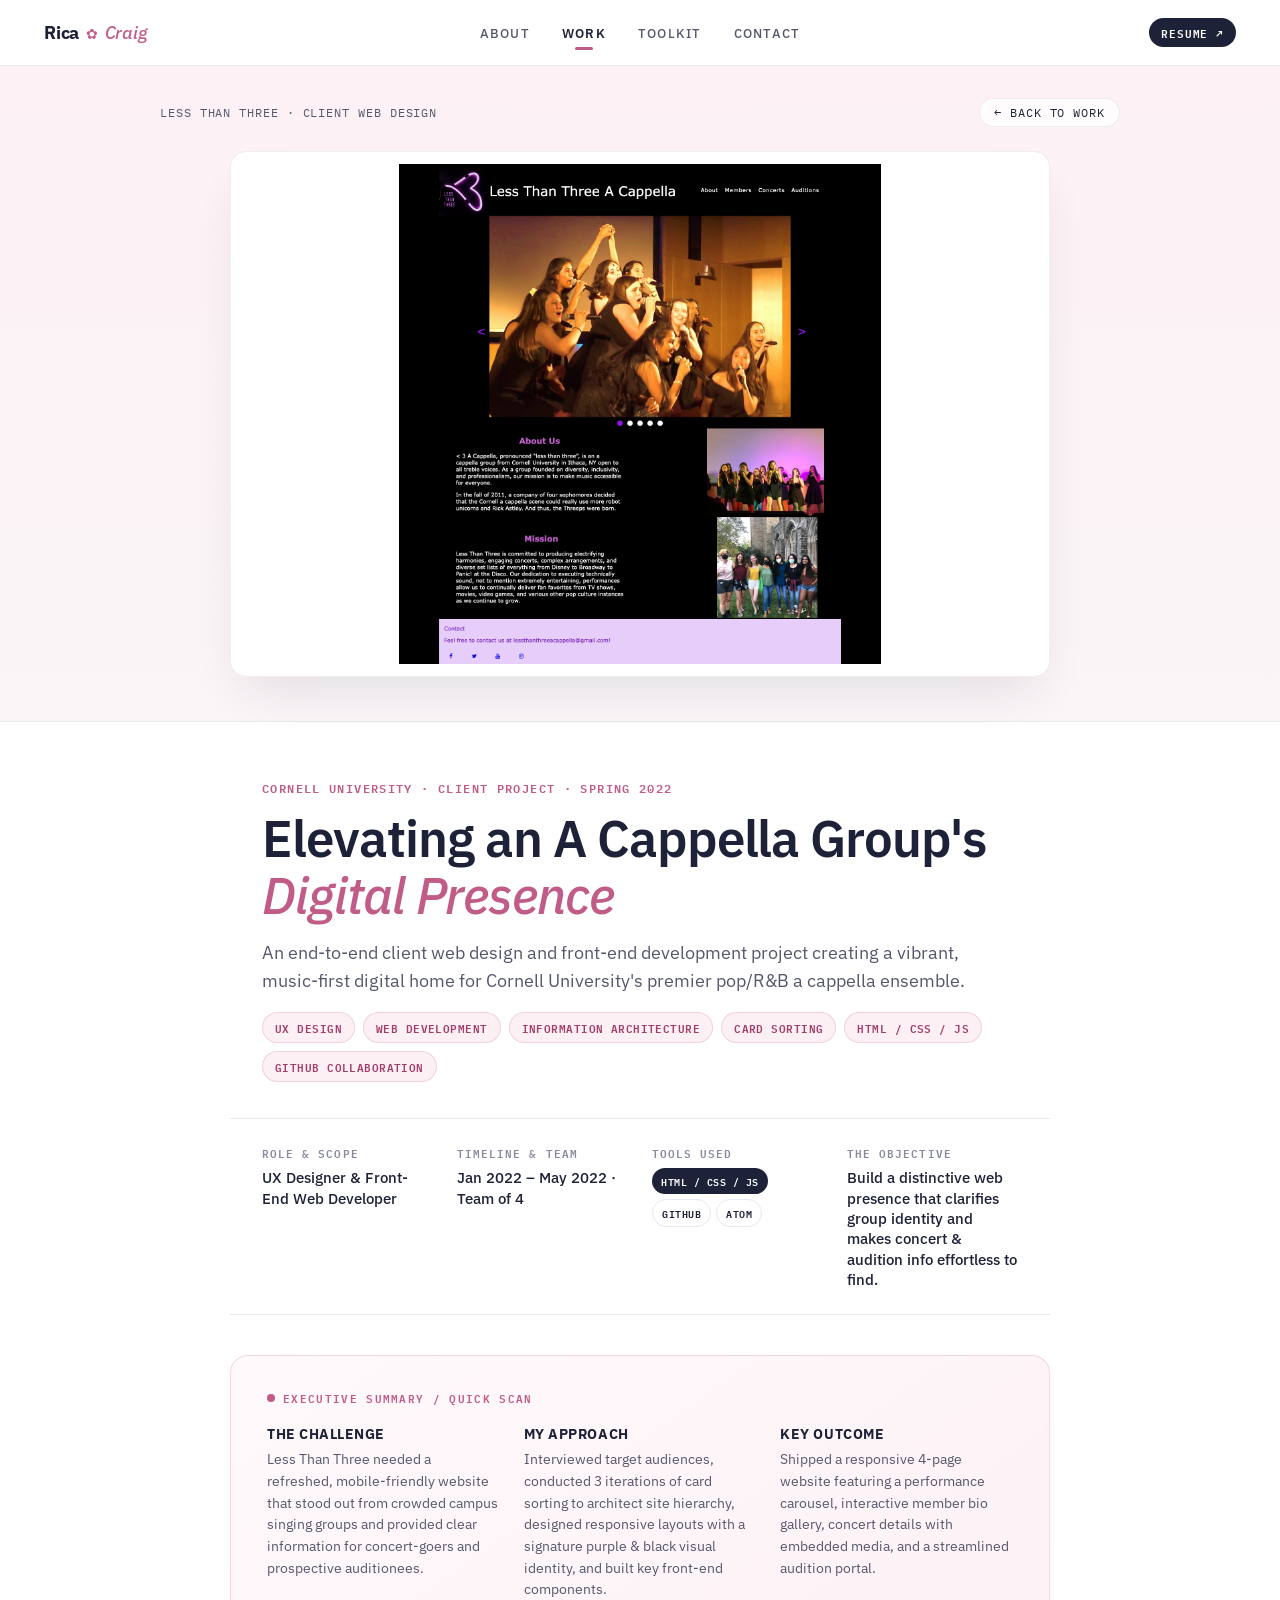
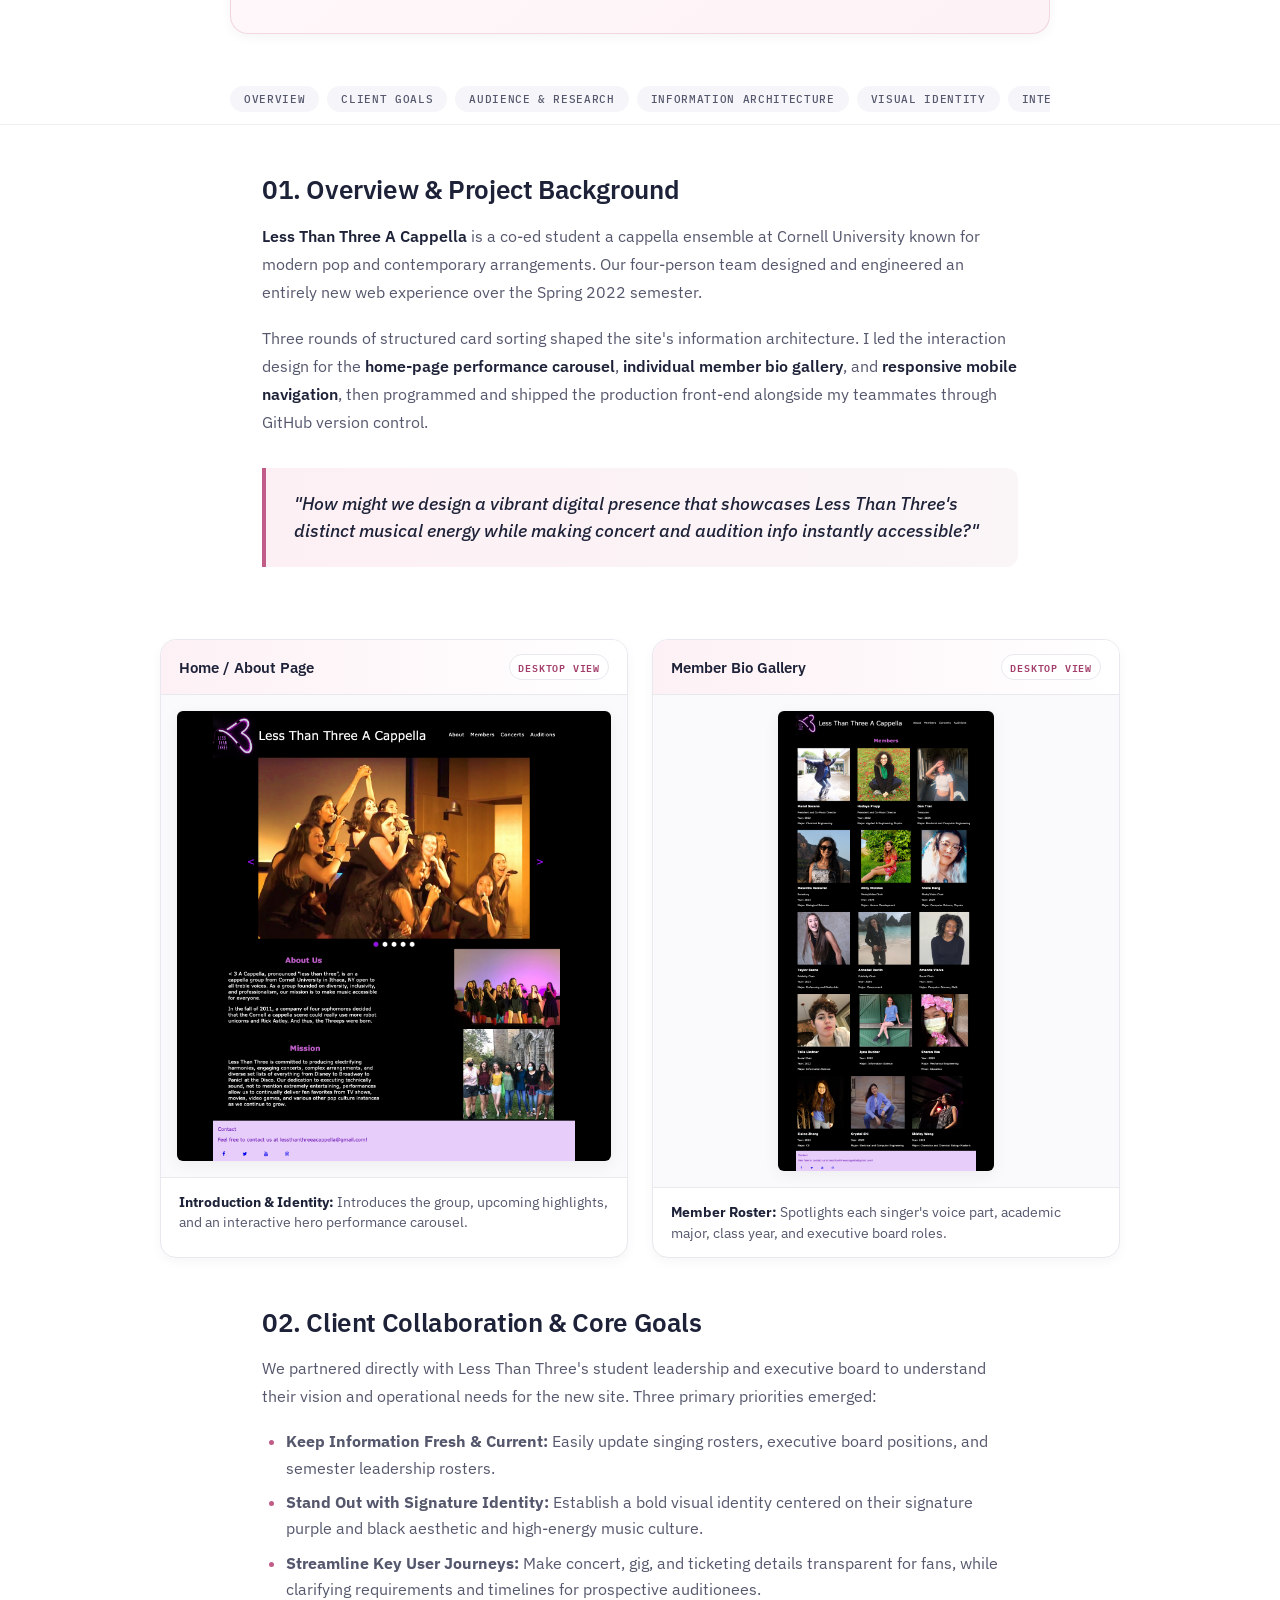
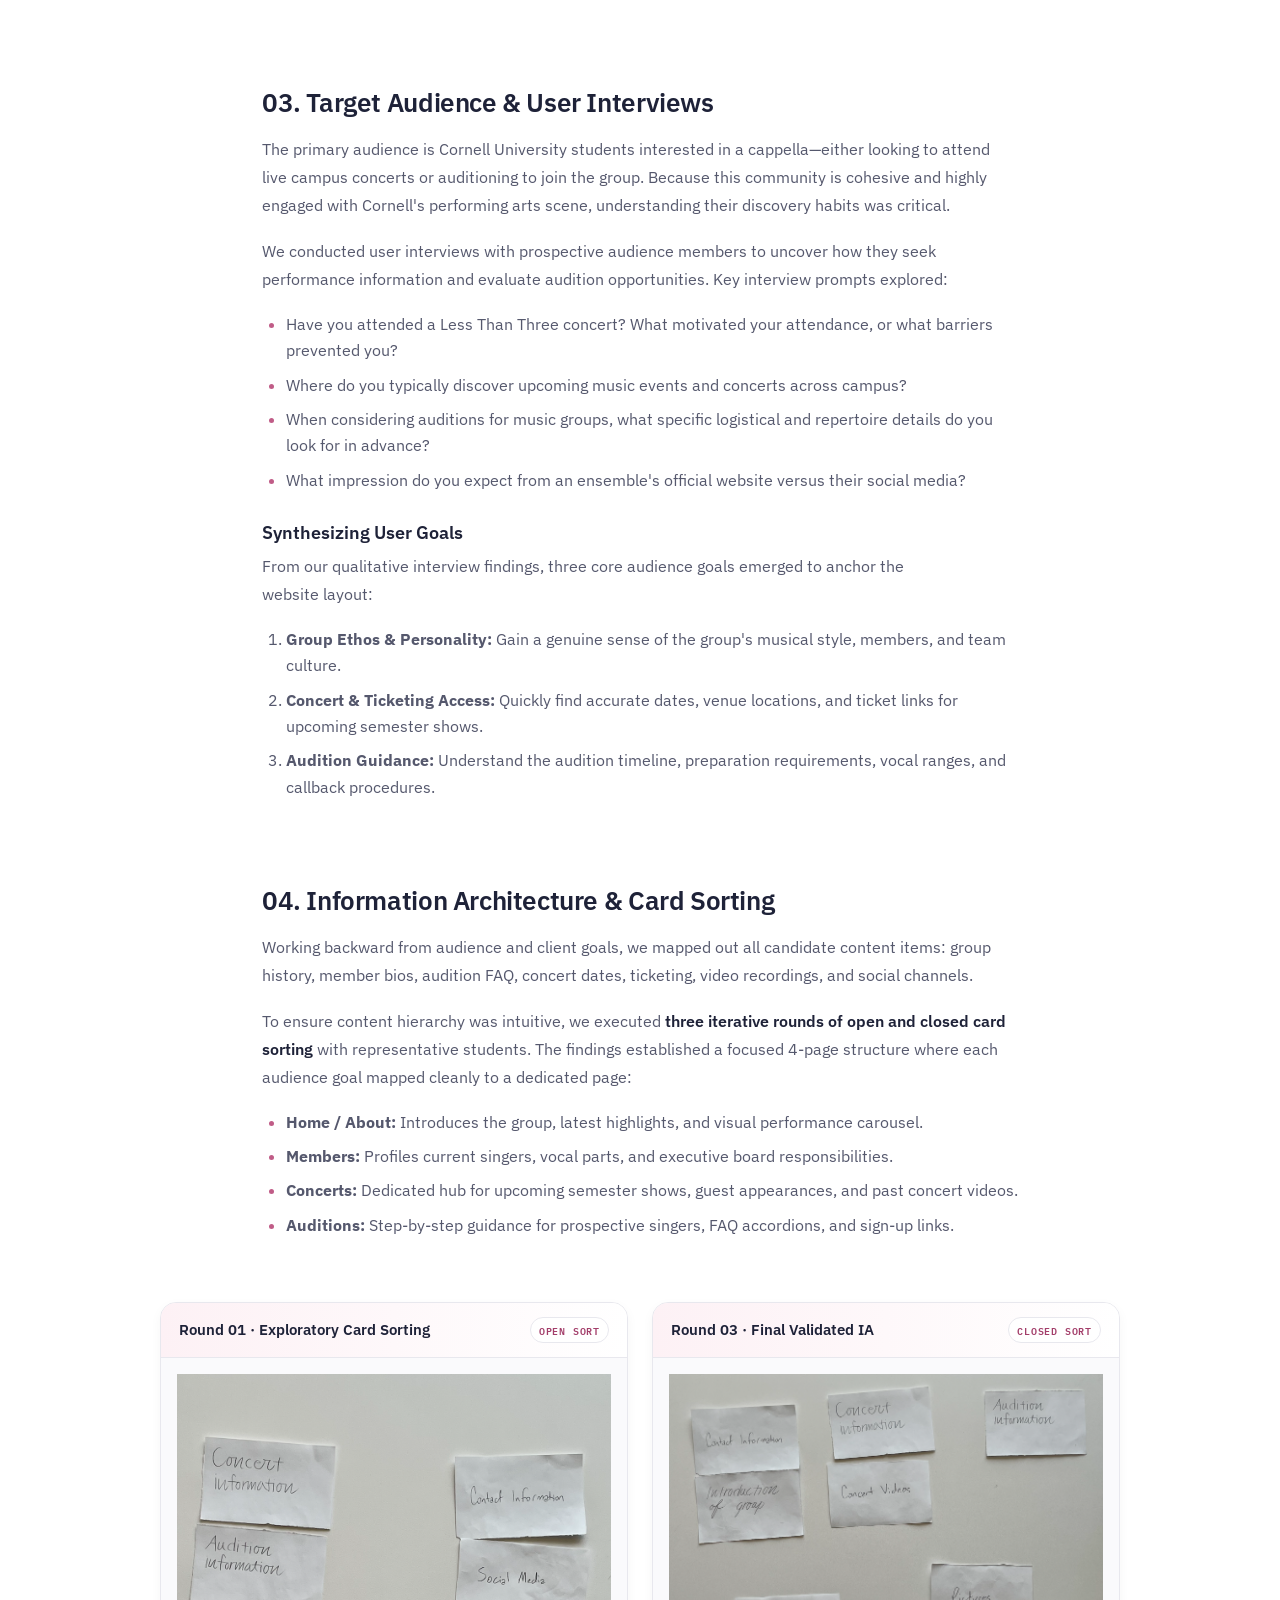
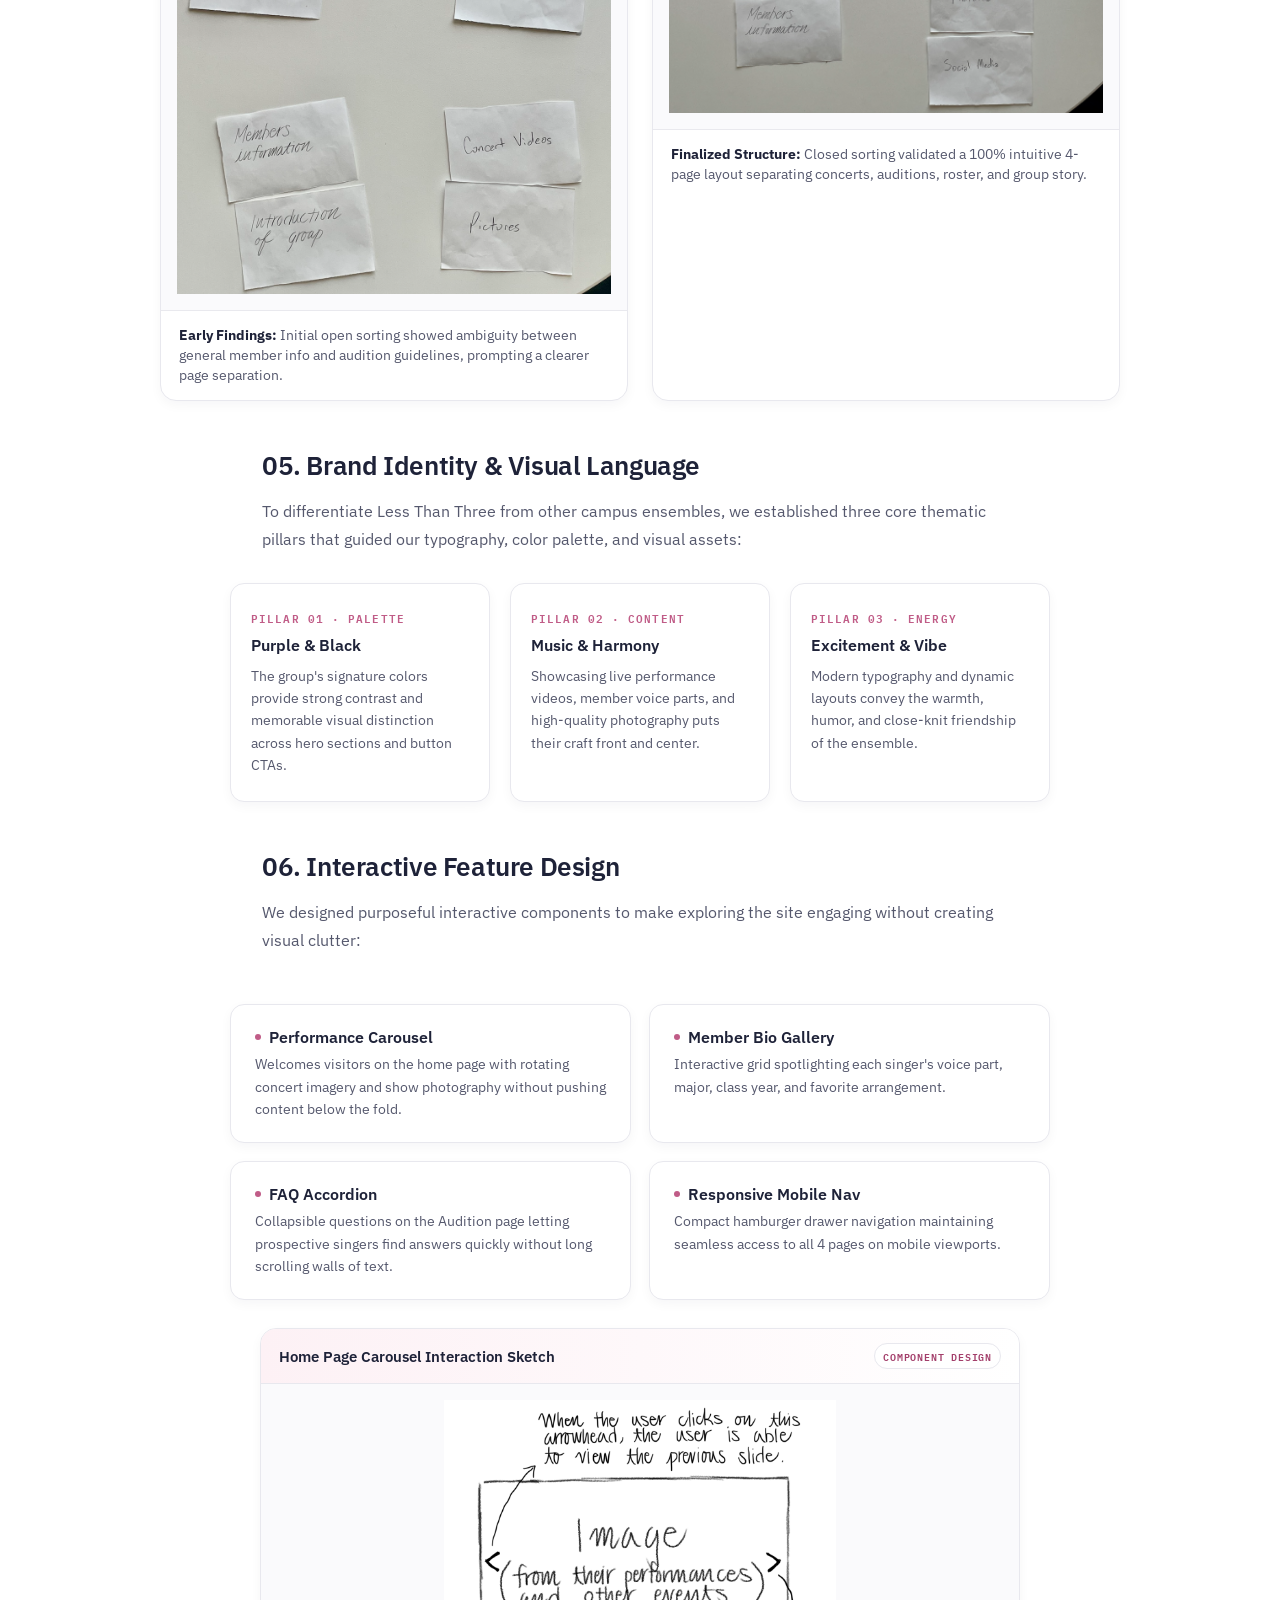
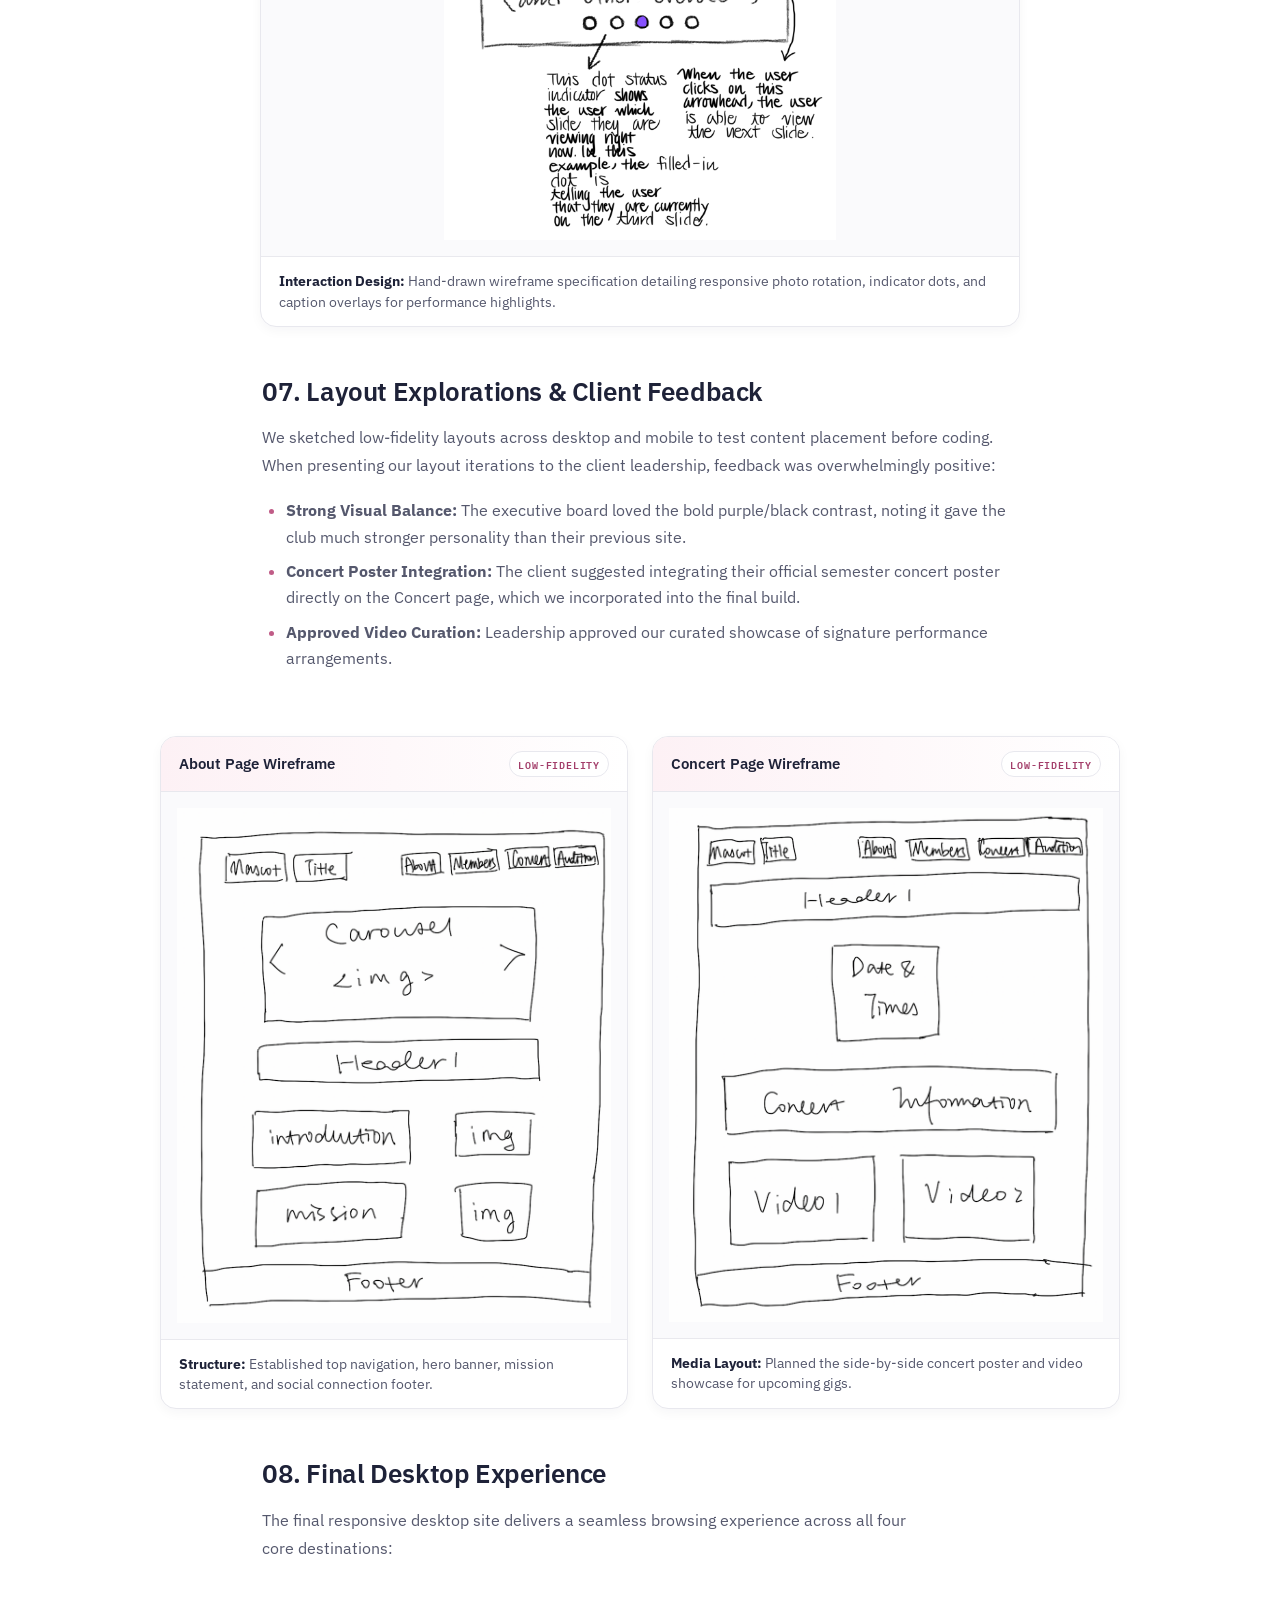
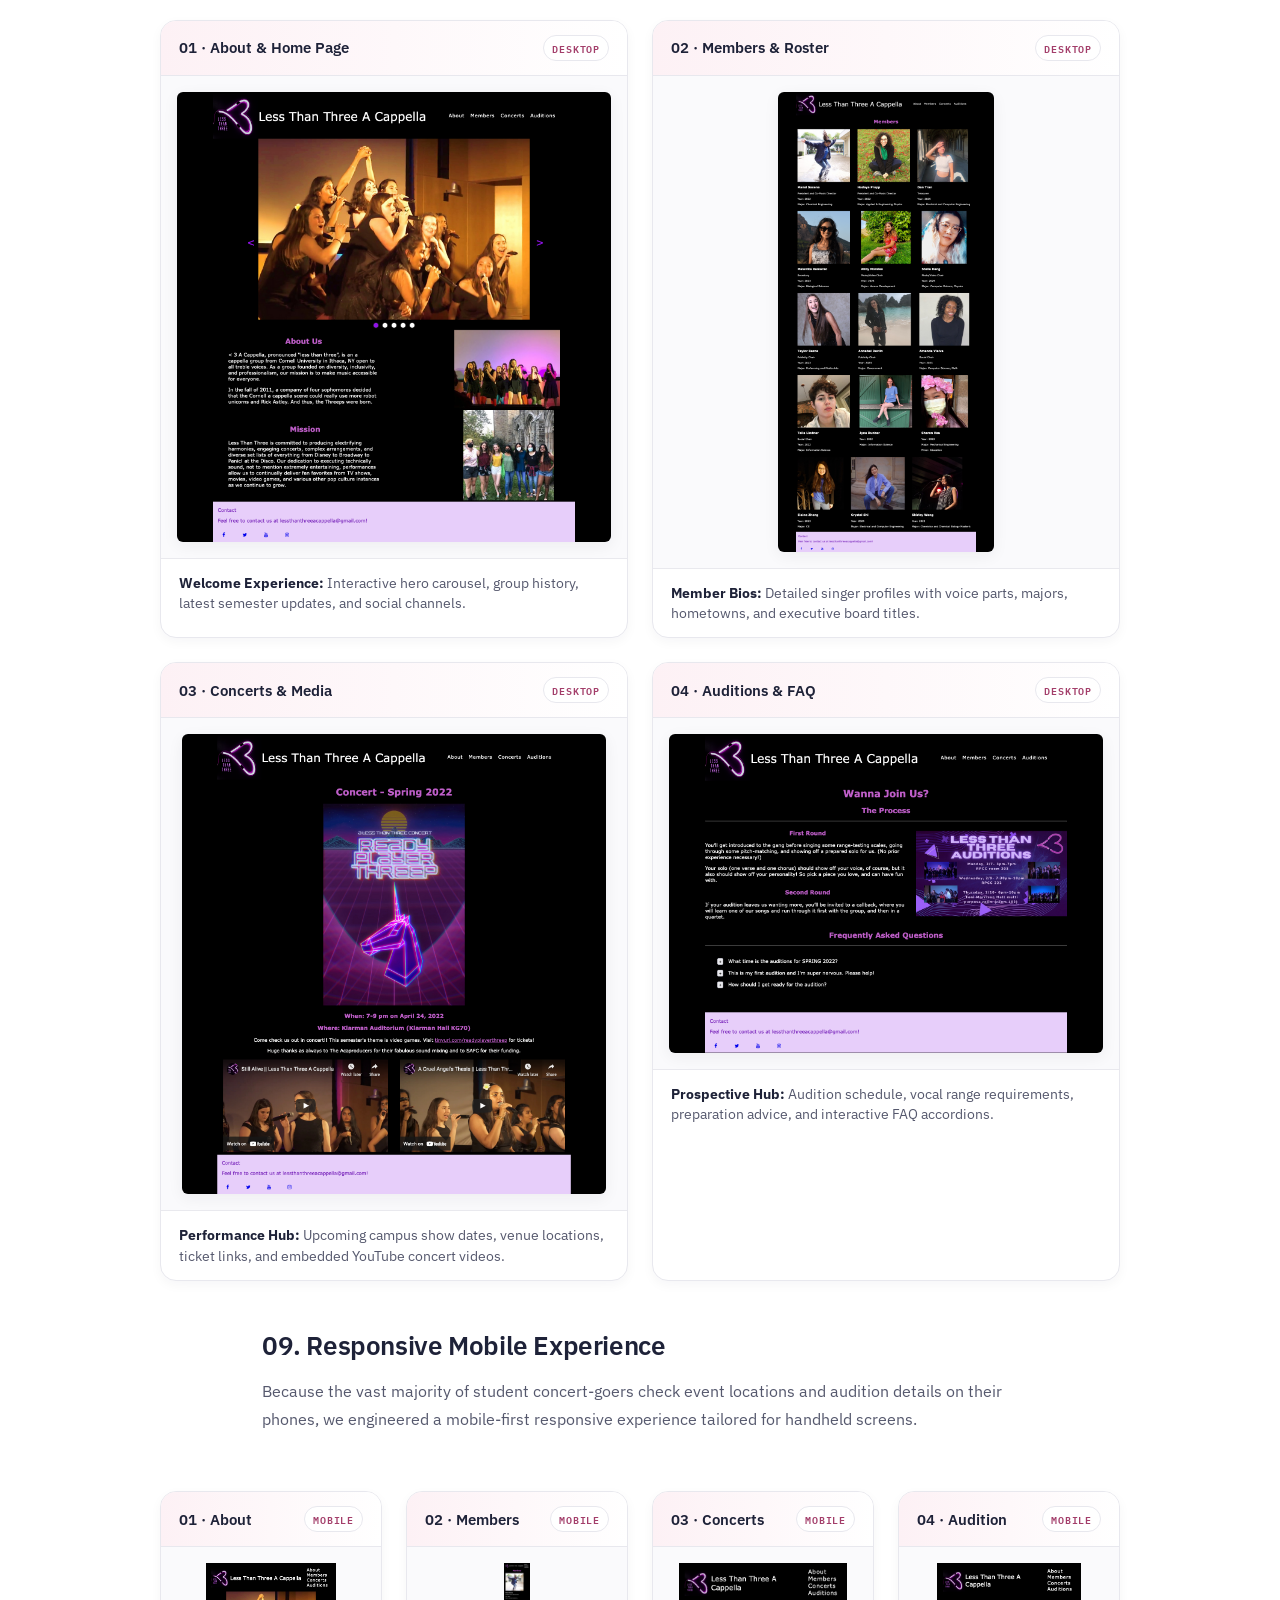
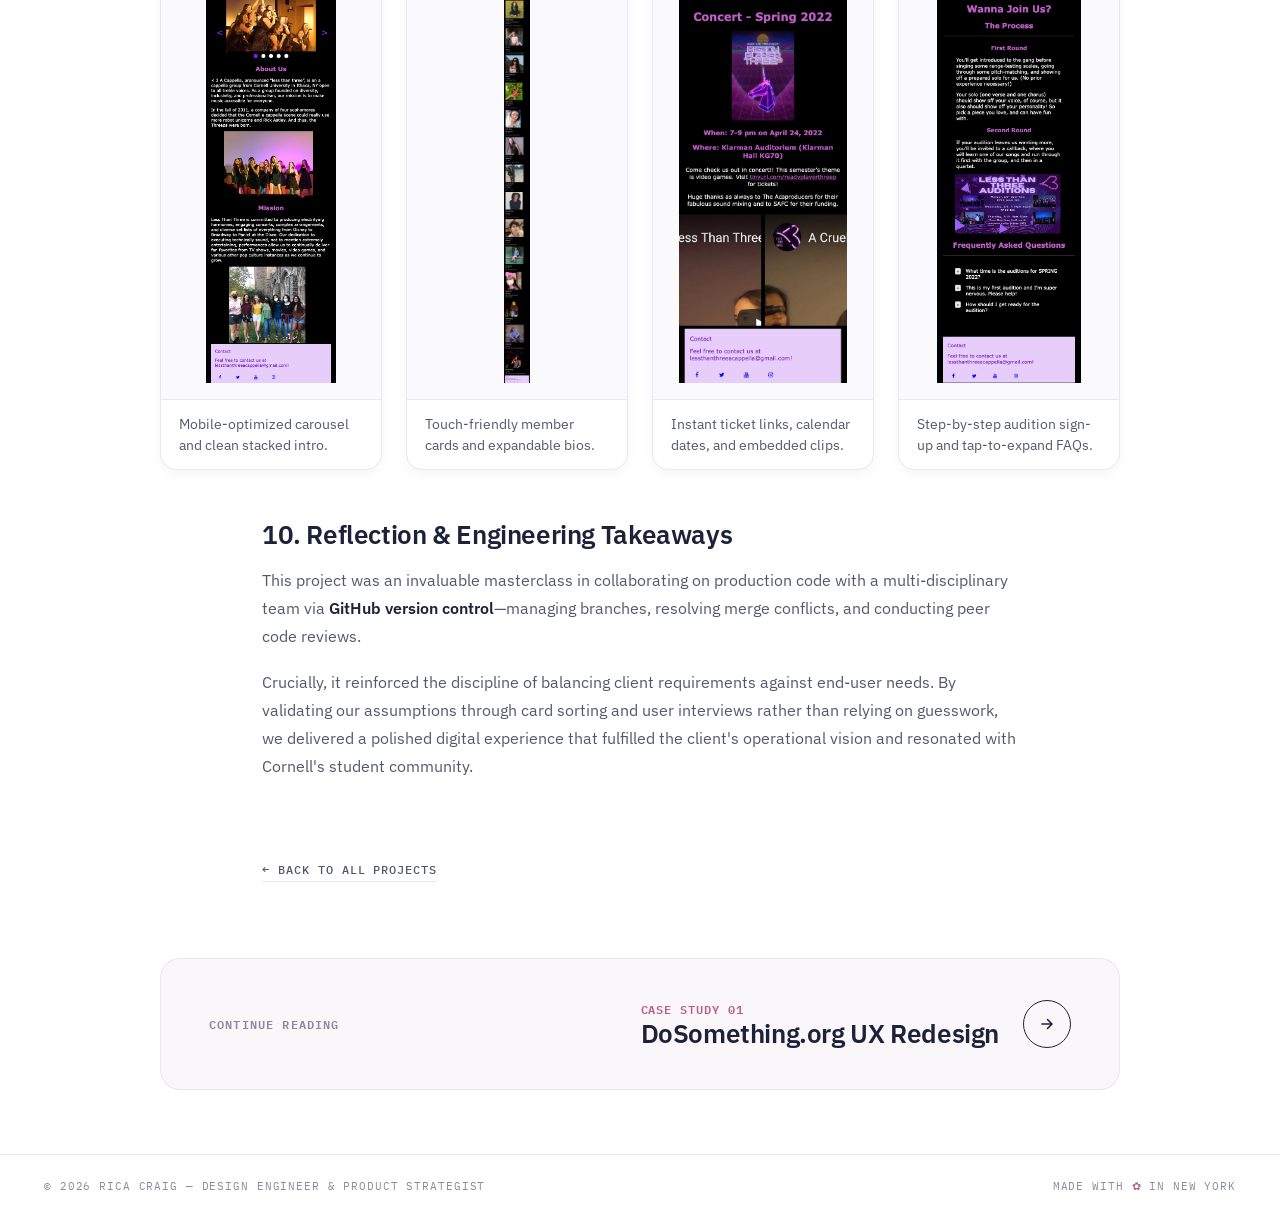
<file: Case-LessThanThree.dc.html>
<!DOCTYPE html>
<html lang="en">
<head>
  <meta charset="utf-8">
  <meta name="viewport" content="width=device-width, initial-scale=1">
  <title>Less Than Three A Cappella Website Case Study — Rica Craig</title>
  <link rel="preconnect" href="https://fonts.googleapis.com">
  <link rel="preconnect" href="https://fonts.gstatic.com" crossorigin="">
  <link href="https://fonts.googleapis.com/css2?family=IBM+Plex+Sans:ital,wght@0,300;0,400;0,500;0,600;0,700;1,400;1,500&family=IBM+Plex+Mono:wght@400;500;600&display=swap" rel="stylesheet">
  <style>
    :root{
      --bg: #FFFFFF;
      --canvas: #FCF8F7;
      --band: #FDF0F4;
      --band-2: #F8E2E9;
      --ink: #1E2238;
      --ink-2: #55586D;
      --ink-3: #888B9E;
      --rose: #C05C87;
      --rose-dark: #A33E6A;
      --rose-light: #FCE4EC;
      --emerald: #4E8F6C;
      --marigold: #D19E2F;
      --border: #E8E8EE;
      --border-soft: rgba(42,47,74,.08);
      --shadow-sm: 0 4px 12px rgba(30,34,56,.04);
      --shadow-md: 0 12px 32px -12px rgba(30,34,56,.08);
      --shadow-lg: 0 24px 48px -16px rgba(30,34,56,.12);
    }
    
    *{ box-sizing: border-box; }
    html{ scroll-behavior: smooth; }
    body{
      margin: 0;
      background: var(--bg);
      font-family: "IBM Plex Sans", ui-sans-serif, system-ui, sans-serif;
      color: var(--ink);
      -webkit-font-smoothing: antialiased;
      text-rendering: optimizeLegibility;
    }
    a{ color: var(--ink); text-decoration: none; transition: color 160ms ease; }
    a:hover{ color: var(--rose); }
    ::selection{ background: var(--rose); color: #FFF; }

    /* ============ NAV ============ */
    .nav{
      position: sticky; top: 0; z-index: 40;
      display: grid; grid-template-columns: 1fr auto 1fr; align-items: center;
      padding: 18px 44px;
      background: rgba(255,255,255,.94);
      backdrop-filter: blur(12px);
      border-bottom: 1px solid var(--border);
    }
    .brand{ font-weight: 700; font-size: 18px; letter-spacing: -0.01em; color: var(--ink); }
    .brand .flourish{ color: var(--rose); margin: 0 3px; font-size: 14px; }
    .brand em{ font-style: italic; color: var(--rose); font-weight: 500; }
    .navlinks{ display: flex; gap: 32px; justify-content: center; }
    .navlinks a{
      font-size: 12.5px; font-weight: 500; letter-spacing: .1em; text-transform: uppercase;
      padding: 6px 0; position: relative; color: var(--ink-2); transition: color 160ms ease;
    }
    .navlinks a.on{ color: var(--ink); font-weight: 600; }
    .navlinks a.on::after{
      content: ""; position: absolute; left: 50%; bottom: -3px; width: 18px; height: 2.5px;
      background: var(--rose); transform: translateX(-50%); border-radius: 99px;
    }
    .navlinks a:hover{ color: var(--rose); }
    .navright{
      display: flex; gap: 14px; justify-content: flex-end; align-items: center;
      font-family: "IBM Plex Mono", monospace; font-size: 11px; letter-spacing: .08em;
      text-transform: uppercase; color: var(--ink-3);
    }
    .resume-pill{
      display: inline-flex; align-items: center; gap: 4px;
      padding: 5px 12px; border-radius: 99px; background: var(--ink);
      color: #FFF !important; font-family: "IBM Plex Mono", monospace; font-size: 10.5px;
      letter-spacing: .08em; text-transform: uppercase; font-weight: 600;
      transition: all 160ms ease; text-decoration: none !important;
    }
    .resume-pill:hover{
      background: var(--rose); color: #FFF !important; transform: translateY(-1px);
    }

    /* ============ HERO BANNER ============ */
    .hero-band{
      background: linear-gradient(180deg, #FDF1F5 0%, #FAF5F7 100%);
      padding: 32px 44px 44px;
      border-bottom: 1px solid var(--border);
    }
    .hero-strip{
      max-width: 960px; margin: 0 auto;
      display: flex; justify-content: space-between; align-items: center;
      font-family: "IBM Plex Mono", monospace; font-size: 11.5px; letter-spacing: .08em;
      text-transform: uppercase; color: var(--ink-2);
    }
    .hero-strip a{
      display: inline-flex; align-items: center; gap: 6px;
      padding: 6px 14px; border-radius: 99px; background: rgba(255,255,255,.8);
      border: 1px solid var(--border-soft); transition: all 160ms ease;
    }
    .hero-strip a:hover{ background: #FFF; color: var(--rose); transform: translateX(-2px); }
    .hero-media{ max-width: 820px; margin: 24px auto 0; }
    .hero-single{
      background: #FFF; border-radius: 16px; overflow: hidden;
      box-shadow: var(--shadow-lg); border: 1px solid var(--border-soft);
      padding: 12px; display: flex; align-items: center; justify-content: center;
    }
    .hero-single img{ width: 100%; height: auto; max-height: 500px; object-fit: contain; display: block; border-radius: 8px; }

    /* ============ TITLE & META ============ */
    .title-block{ max-width: 820px; margin: 56px auto 0; padding: 0 32px; }
    .kicker{
      font-family: "IBM Plex Mono", monospace; font-size: 11.5px; letter-spacing: .12em;
      text-transform: uppercase; color: var(--rose); font-weight: 600; margin-bottom: 12px;
    }
    .title-block h1{
      font-size: clamp(2.2rem, 4vw, 3.4rem); font-weight: 600;
      letter-spacing: -0.02em; margin: 0; line-height: 1.12; color: var(--ink);
    }
    .title-block h1 em{ font-style: italic; color: var(--rose); font-weight: 500; }
    .title-block .subtitle{
      font-size: 18px; line-height: 1.55; color: var(--ink-2); margin-top: 14px;
    }
    .title-block .tags{ margin-top: 18px; display: flex; flex-wrap: wrap; gap: 8px; }
    .title-block .tag{
      padding: 5px 12px; border-radius: 99px; font-family: "IBM Plex Mono", monospace;
      font-size: 11px; letter-spacing: .04em; font-weight: 600;
      background: var(--band); color: var(--rose-dark); border: 1px solid rgba(192,92,135,.2);
      text-transform: uppercase;
    }

    .meta-grid{
      max-width: 820px; margin: 36px auto 0; padding: 24px 32px;
      display: grid; grid-template-columns: repeat(4, 1fr); gap: 24px;
      border-top: 1px solid var(--border); border-bottom: 1px solid var(--border);
    }
    .meta-grid .cell .k{
      font-family: "IBM Plex Mono", monospace; font-size: 10.5px; letter-spacing: .1em;
      text-transform: uppercase; color: var(--ink-3); margin-bottom: 6px; font-weight: 600;
    }
    .meta-grid .cell .v{ font-size: 14.5px; color: var(--ink); line-height: 1.4; font-weight: 500; }
    .meta-grid .cell.tools .pills{ display: flex; flex-wrap: wrap; gap: 5px; }
    .tool-pill{
      padding: 4px 9px; border-radius: 99px; font-family: "IBM Plex Mono", monospace;
      font-size: 10px; letter-spacing: .05em; font-weight: 600; background: var(--ink);
      color: #FFF; text-transform: uppercase;
    }
    .tool-pill.alt{ background: #FFF; color: var(--ink); border: 1px solid var(--border); }

    /* ============ EXECUTIVE SUMMARY / RECRUITER TL;DR ============ */
    .tldr-card{
      max-width: 820px; margin: 40px auto 0; padding: 32px 36px;
      background: linear-gradient(145deg, #FFF9FB 0%, #FDF2F6 100%);
      border-radius: 18px; border: 1px solid rgba(192, 92, 135, .2);
      box-shadow: var(--shadow-sm);
    }
    .tldr-head{
      display: flex; align-items: center; gap: 8px; font-family: "IBM Plex Mono", monospace;
      font-size: 11px; letter-spacing: .12em; text-transform: uppercase; color: var(--rose);
      font-weight: 600; margin-bottom: 18px;
    }
    .tldr-head .dot{ width: 8px; height: 8px; border-radius: 99px; background: var(--rose); }
    .tldr-grid{
      display: grid; grid-template-columns: repeat(3, 1fr); gap: 24px;
    }
    .tldr-col h4{ font-size: 13.5px; font-weight: 700; margin: 0 0 6px; color: var(--ink); text-transform: uppercase; letter-spacing: .04em; }
    .tldr-col p{ font-size: 14px; line-height: 1.55; color: var(--ink-2); margin: 0; }

    /* ============ SECTION TOC BAR ============ */
    .toc-bar{
      position: sticky; top: 61px; z-index: 30;
      background: rgba(255,255,255,.92); backdrop-filter: blur(10px);
      border-bottom: 1px solid var(--border-soft); padding: 12px 32px;
      margin: 40px auto 0;
    }
    .toc-inner{
      max-width: 820px; margin: 0 auto;
      display: flex; gap: 8px; overflow-x: auto; scrollbar-width: none;
    }
    .toc-inner::-webkit-scrollbar{ display: none; }
    .toc-link{
      flex: none; padding: 6px 14px; border-radius: 99px; background: #F6F6FA;
      font-family: "IBM Plex Mono", monospace; font-size: 11px; letter-spacing: .06em;
      text-transform: uppercase; color: var(--ink-2); font-weight: 500; transition: all 160ms ease;
    }
    .toc-link:hover{ background: var(--rose); color: #FFF; }

    /* ============ EDITORIAL READING SECTION ============ */
    .reading{ max-width: 820px; margin: 0 auto; padding: 48px 32px 12px; }
    .reading h2{
      font-size: 26px; font-weight: 600; letter-spacing: -0.015em; margin: 48px 0 16px;
      line-height: 1.25; color: var(--ink);
    }
    .reading h2:first-child{ margin-top: 0; }
    .reading h3{ font-size: 18px; font-weight: 600; margin: 28px 0 8px; color: var(--ink); }
    .reading p{
      font-size: 16px; line-height: 1.75; color: var(--ink-2); margin: 0 0 18px; text-wrap: pretty;
    }
    .reading p strong{ color: var(--ink); font-weight: 600; }
    .reading ul, .reading ol{ margin: 12px 0 24px; padding-left: 24px; }
    .reading ul li, .reading ol li{ font-size: 15.5px; line-height: 1.7; color: var(--ink-2); margin-bottom: 8px; }
    .reading ul li::marker{ color: var(--rose); }
    .reading .rose{ color: var(--rose); font-weight: 500; }
    .reading blockquote{
      margin: 32px 0; padding: 22px 28px; border-left: 4px solid var(--rose);
      background: linear-gradient(90deg, #FDF0F4 0%, #FAF5F7 100%);
      border-radius: 0 12px 12px 0; font-size: 18px; line-height: 1.55;
      font-style: italic; font-weight: 500; color: var(--ink);
    }

    /* ============ VISUAL MEDIA BANDS ============ */
    .band{
      max-width: 960px; margin: 36px auto; padding: 36px 40px;
      background: var(--canvas); border-radius: 20px; border: 1px solid var(--border-soft);
    }
    .band .caption{
      text-align: center; font-style: italic; color: var(--ink-3); margin-top: 18px;
      font-size: 14px; line-height: 1.4;
    }
    .band .caption a{ color: var(--rose); border-bottom: 1px solid var(--rose); }
    .band .single.wide{ max-width: 760px; margin: 0 auto; }

    /* ============ DELIVERABLE SHOWCASE CARDS ============ */
    .showcase-grid{
      max-width: 960px; margin: 28px auto 0; display: grid; gap: 24px;
    }
    .showcase-grid.g2{ grid-template-columns: repeat(2, 1fr); }
    .showcase-grid.g4{ grid-template-columns: repeat(4, 1fr); }

    .showcase-card{
      background: #FFF; border: 1px solid var(--border); border-radius: 16px;
      overflow: hidden; box-shadow: var(--shadow-sm); display: flex; flex-direction: column;
    }
    .showcase-head{
      padding: 14px 18px; background: linear-gradient(90deg, #FDF1F5 0%, #FFF 100%);
      border-bottom: 1px solid var(--border); display: flex; justify-content: space-between; align-items: center; gap: 10px; flex-wrap: wrap;
    }
    .showcase-title{
      font-size: 14.5px; font-weight: 600; color: var(--ink); margin: 0;
    }
    .showcase-tag{
      font-family: "IBM Plex Mono", monospace; font-size: 10px; letter-spacing: .08em;
      text-transform: uppercase; padding: 3px 8px; border-radius: 99px; background: #FFF;
      border: 1px solid var(--border); color: var(--rose-dark); font-weight: 600;
    }
    .showcase-media{
      background: #FAFAFC; padding: 16px; display: flex; align-items: center; justify-content: center;
      border-bottom: 1px solid var(--border-soft); min-height: 240px;
    }
    .showcase-media img{
      width: auto; max-width: 100%; height: auto; object-fit: contain; display: block; margin: 0 auto;
    }
    .showcase-media.desktop-media{ min-height: 300px; }
    .showcase-media.desktop-media img{ max-height: 460px; box-shadow: 0 4px 16px rgba(30,34,56,.06); border-radius: 6px; }
    .showcase-media.phone-media{ min-height: 340px; }
    .showcase-media.phone-media img{ max-height: 420px; }
    .showcase-desc{
      padding: 14px 18px; font-size: 13.5px; line-height: 1.5; color: var(--ink-2); margin: 0;
    }
    .showcase-desc strong{ color: var(--ink); }

    /* ============ THEMES / INSIGHTS GRID ============ */
    .themes-grid{
      max-width: 820px; margin: 0 auto; display: grid; grid-template-columns: repeat(3, 1fr); gap: 20px;
    }
    .theme{
      background: #FFF; border: 1px solid var(--border); border-radius: 14px;
      padding: 24px 20px; box-shadow: var(--shadow-sm);
    }
    .theme .num{
      font-family: "IBM Plex Mono", monospace; font-size: 11px; letter-spacing: .1em;
      text-transform: uppercase; color: var(--rose); font-weight: 600; margin-bottom: 8px;
    }
    .theme h3{ font-size: 16px; font-weight: 600; margin: 0 0 8px; line-height: 1.35; color: var(--ink); }
    .theme p{ font-size: 14px; line-height: 1.6; color: var(--ink-2); margin: 0; }

    /* ============ INTERACTIVITY CARDS ============ */
    .feature-grid{
      max-width: 820px; margin: 20px auto 0; display: grid; grid-template-columns: repeat(2, 1fr); gap: 18px;
    }
    .feature-card{
      background: #FFF; border: 1px solid var(--border); border-radius: 14px;
      padding: 22px 24px; box-shadow: var(--shadow-sm);
    }
    .feature-card h4{
      font-size: 15.5px; font-weight: 600; margin: 0 0 6px; color: var(--ink); display: flex; align-items: center; gap: 8px;
    }
    .feature-card h4 .dot{ width: 6px; height: 6px; border-radius: 99px; background: var(--rose); flex: none; }
    .feature-card p{ font-size: 14px; line-height: 1.6; color: var(--ink-2); margin: 0; }

    /* ============ FOOTER & NEXT PROJECT ============ */
    .back-link{ max-width: 820px; margin: 48px auto 0; padding: 0 32px; }
    .back-link a{
      font-family: "IBM Plex Mono", monospace; font-size: 12px; letter-spacing: .08em;
      text-transform: uppercase; color: var(--ink-2); border-bottom: 1.5px solid var(--border);
      padding-bottom: 4px; font-weight: 500;
    }
    .back-link a:hover{ color: var(--rose); border-color: var(--rose); }

    .next-project{
      max-width: 960px; margin: 80px auto 0; padding: 40px 48px;
      background: #FAF7FA; border-radius: 20px; border: 1px solid var(--border-soft);
      display: flex; justify-content: space-between; align-items: center; gap: 24px; flex-wrap: wrap;
    }
    .next-project .side{
      font-family: "IBM Plex Mono", monospace; font-size: 11.5px; letter-spacing: .1em;
      text-transform: uppercase; color: var(--ink-3); font-weight: 600;
    }
    .next-project .link{ display: flex; align-items: center; gap: 24px; }
    .next-project .link .no{
      font-family: "IBM Plex Mono", monospace; font-size: 11.5px; letter-spacing: .08em;
      text-transform: uppercase; color: var(--rose); font-weight: 600;
    }
    .next-project .link .title{
      font-size: 26px; font-weight: 600; letter-spacing: -0.015em; line-height: 1.15; color: var(--ink);
    }
    .next-project .arrow{
      width: 48px; height: 48px; border-radius: 99px; border: 1.5px solid var(--ink);
      display: inline-flex; align-items: center; justify-content: center;
      transition: all 200ms ease; color: var(--ink); flex: none;
    }
    .next-project .link:hover .arrow{
      background: var(--rose); border-color: var(--rose); color: #FFF; transform: translateX(4px);
    }

    .foot-strip{
      margin-top: 64px; padding: 24px 44px; border-top: 1px solid var(--border);
      display: flex; justify-content: space-between; align-items: center; gap: 20px; flex-wrap: wrap;
      color: var(--ink-3); font-family: "IBM Plex Mono", monospace; font-size: 11px; letter-spacing: .08em; text-transform: uppercase;
    }
    .foot-strip .heart{ color: var(--rose); }

    @media (max-width: 860px){
      .meta-grid{ grid-template-columns: repeat(2, 1fr); }
      .tldr-grid{ grid-template-columns: 1fr; }
      .themes-grid{ grid-template-columns: 1fr; }
      .feature-grid{ grid-template-columns: 1fr; }
      .showcase-grid.g2{ grid-template-columns: 1fr; }
      .showcase-grid.g4{ grid-template-columns: repeat(2, 1fr); }
      .band{ padding: 24px 18px; }
      .nav{ padding: 16px 24px; }
      .hero-band{ padding: 24px 20px 36px; }
    }
  </style>
</head>
<body>

<!-- ================ TOP NAVIGATION ================ -->
<nav class="nav">
  <a href="index.html" class="brand">Rica <span class="flourish">✿</span> <em>Craig</em></a>
  <div class="navlinks">
    <a href="index.html#about">About</a>
    <a href="index.html#work" class="on">Work</a>
    <a href="index.html#toolkit">Toolkit</a>
    <a href="index.html#contact">Contact</a>
  </div>
  <div class="navright">
    <a href="Rica_Craig_Resume.pdf" target="_blank" rel="noopener" class="resume-pill">Resume ↗</a>
  </div>
</nav>

<!-- ================ HERO MEDIA ================ -->
<section class="hero-band">
  <div class="hero-strip">
    <span>Less Than Three · Client Web Design</span>
    <a href="index.html#work">← Back to work</a>
  </div>
  <div class="hero-media">
    <div class="hero-single">
      <img src="uploads/Website%20for%20Less%20Than%20Three%20A%20Cappella/finished_desktop_about_page.png" alt="Less Than Three A Cappella desktop website hero mockup">
    </div>
  </div>
</section>

<!-- ================ TITLE & METADATA ================ -->
<section class="title-block">
  <div class="kicker">Cornell University · Client Project · Spring 2022</div>
  <h1>Elevating an A Cappella Group's <em>Digital Presence</em></h1>
  <p class="subtitle">An end-to-end client web design and front-end development project creating a vibrant, music-first digital home for Cornell University's premier pop/R&amp;B a cappella ensemble.</p>
  <div class="tags">
    <span class="tag">UX Design</span>
    <span class="tag">Web Development</span>
    <span class="tag">Information Architecture</span>
    <span class="tag">Card Sorting</span>
    <span class="tag">HTML / CSS / JS</span>
    <span class="tag">GitHub Collaboration</span>
  </div>
</section>

<div class="meta-grid">
  <div class="cell">
    <div class="k">Role &amp; Scope</div>
    <div class="v">UX Designer &amp; Front-End Web Developer</div>
  </div>
  <div class="cell">
    <div class="k">Timeline &amp; Team</div>
    <div class="v">Jan 2022 – May 2022 · Team of 4</div>
  </div>
  <div class="cell tools">
    <div class="k">Tools Used</div>
    <div class="pills">
      <span class="tool-pill">HTML / CSS / JS</span>
      <span class="tool-pill alt">GitHub</span>
      <span class="tool-pill alt">Atom</span>
    </div>
  </div>
  <div class="cell">
    <div class="k">The Objective</div>
    <div class="v">Build a distinctive web presence that clarifies group identity and makes concert &amp; audition info effortless to find.</div>
  </div>
</div>

<!-- ================ RECRUITER TL;DR QUICK SCAN ================ -->
<div class="tldr-card">
  <div class="tldr-head"><span class="dot"></span> Executive Summary / Quick Scan</div>
  <div class="tldr-grid">
    <div class="tldr-col">
      <h4>The Challenge</h4>
      <p>Less Than Three needed a refreshed, mobile-friendly website that stood out from crowded campus singing groups and provided clear information for concert-goers and prospective auditionees.</p>
    </div>
    <div class="tldr-col">
      <h4>My Approach</h4>
      <p>Interviewed target audiences, conducted 3 iterations of card sorting to architect site hierarchy, designed responsive layouts with a signature purple &amp; black visual identity, and built key front-end components.</p>
    </div>
    <div class="tldr-col">
      <h4>Key Outcome</h4>
      <p>Shipped a responsive 4-page website featuring a performance carousel, interactive member bio gallery, concert details with embedded media, and a streamlined audition portal.</p>
    </div>
  </div>
</div>

<!-- ================ JUMP NAVIGATION ================ -->
<div class="toc-bar">
  <div class="toc-inner">
    <a class="toc-link" href="#overview">Overview</a>
    <a class="toc-link" href="#client-goals">Client Goals</a>
    <a class="toc-link" href="#audience">Audience &amp; Research</a>
    <a class="toc-link" href="#ia">Information Architecture</a>
    <a class="toc-link" href="#themes">Visual Identity</a>
    <a class="toc-link" href="#interactivity">Interactivity</a>
    <a class="toc-link" href="#layouts">Layout Explorations</a>
    <a class="toc-link" href="#desktop-design">Desktop Design</a>
    <a class="toc-link" href="#mobile-design">Mobile Design</a>
    <a class="toc-link" href="#reflection">Reflection</a>
  </div>
</div>

<!-- ================ 01. OVERVIEW ================ -->
<article class="reading" id="overview">
  <h2>01. Overview &amp; Project Background</h2>
  <p><strong>Less Than Three A Cappella</strong> is a co-ed student a cappella ensemble at Cornell University known for modern pop and contemporary arrangements. Our four-person team designed and engineered an entirely new web experience over the Spring 2022 semester.</p>
  <p>Three rounds of structured card sorting shaped the site's information architecture. I led the interaction design for the <strong>home-page performance carousel</strong>, <strong>individual member bio gallery</strong>, and <strong>responsive mobile navigation</strong>, then programmed and shipped the production front-end alongside my teammates through GitHub version control.</p>

  <blockquote>
    "How might we design a vibrant digital presence that showcases Less Than Three's distinct musical energy while making concert and audition info instantly accessible?"
  </blockquote>
</article>

<div class="showcase-grid g2">
  <div class="showcase-card">
    <div class="showcase-head">
      <h3 class="showcase-title">Home / About Page</h3>
      <span class="showcase-tag">Desktop View</span>
    </div>
    <div class="showcase-media desktop-media">
      <img src="uploads/Website%20for%20Less%20Than%20Three%20A%20Cappella/finished_desktop_about_page.png" alt="About page final desktop view">
    </div>
    <p class="showcase-desc"><strong>Introduction &amp; Identity:</strong> Introduces the group, upcoming highlights, and an interactive hero performance carousel.</p>
  </div>

  <div class="showcase-card">
    <div class="showcase-head">
      <h3 class="showcase-title">Member Bio Gallery</h3>
      <span class="showcase-tag">Desktop View</span>
    </div>
    <div class="showcase-media desktop-media">
      <img src="uploads/Website%20for%20Less%20Than%20Three%20A%20Cappella/finished_desktop_members_page.png" alt="Members page final desktop view">
    </div>
    <p class="showcase-desc"><strong>Member Roster:</strong> Spotlights each singer's voice part, academic major, class year, and executive board roles.</p>
  </div>
</div>

<!-- ================ 02. CLIENT GOALS ================ -->
<article class="reading" id="client-goals">
  <h2>02. Client Collaboration &amp; Core Goals</h2>
  <p>We partnered directly with Less Than Three's student leadership and executive board to understand their vision and operational needs for the new site. Three primary priorities emerged:</p>
  <ul>
    <li><strong>Keep Information Fresh &amp; Current:</strong> Easily update singing rosters, executive board positions, and semester leadership rosters.</li>
    <li><strong>Stand Out with Signature Identity:</strong> Establish a bold visual identity centered on their signature purple and black aesthetic and high-energy music culture.</li>
    <li><strong>Streamline Key User Journeys:</strong> Make concert, gig, and ticketing details transparent for fans, while clarifying requirements and timelines for prospective auditionees.</li>
  </ul>
</article>

<!-- ================ 03. AUDIENCE & RESEARCH ================ -->
<article class="reading" id="audience">
  <h2>03. Target Audience &amp; User Interviews</h2>
  <p>The primary audience is Cornell University students interested in a cappella—either looking to attend live campus concerts or auditioning to join the group. Because this community is cohesive and highly engaged with Cornell's performing arts scene, understanding their discovery habits was critical.</p>
  <p>We conducted user interviews with prospective audience members to uncover how they seek performance information and evaluate audition opportunities. Key interview prompts explored:</p>
  <ul>
    <li>Have you attended a Less Than Three concert? What motivated your attendance, or what barriers prevented you?</li>
    <li>Where do you typically discover upcoming music events and concerts across campus?</li>
    <li>When considering auditions for music groups, what specific logistical and repertoire details do you look for in advance?</li>
    <li>What impression do you expect from an ensemble's official website versus their social media?</li>
  </ul>

  <h3>Synthesizing User Goals</h3>
  <p>From our qualitative interview findings, three core audience goals emerged to anchor the website layout:</p>
  <ol>
    <li><strong>Group Ethos &amp; Personality:</strong> Gain a genuine sense of the group's musical style, members, and team culture.</li>
    <li><strong>Concert &amp; Ticketing Access:</strong> Quickly find accurate dates, venue locations, and ticket links for upcoming semester shows.</li>
    <li><strong>Audition Guidance:</strong> Understand the audition timeline, preparation requirements, vocal ranges, and callback procedures.</li>
  </ol>
</article>

<!-- ================ 04. INFORMATION ARCHITECTURE ================ -->
<article class="reading" id="ia">
  <h2>04. Information Architecture &amp; Card Sorting</h2>
  <p>Working backward from audience and client goals, we mapped out all candidate content items: group history, member bios, audition FAQ, concert dates, ticketing, video recordings, and social channels.</p>
  <p>To ensure content hierarchy was intuitive, we executed <strong>three iterative rounds of open and closed card sorting</strong> with representative students. The findings established a focused 4-page structure where each audience goal mapped cleanly to a dedicated page:</p>
  <ul>
    <li><strong>Home / About:</strong> Introduces the group, latest highlights, and visual performance carousel.</li>
    <li><strong>Members:</strong> Profiles current singers, vocal parts, and executive board responsibilities.</li>
    <li><strong>Concerts:</strong> Dedicated hub for upcoming semester shows, guest appearances, and past concert videos.</li>
    <li><strong>Auditions:</strong> Step-by-step guidance for prospective singers, FAQ accordions, and sign-up links.</li>
  </ul>
</article>

<div class="showcase-grid g2">
  <div class="showcase-card">
    <div class="showcase-head">
      <h3 class="showcase-title">Round 01 · Exploratory Card Sorting</h3>
      <span class="showcase-tag">Open Sort</span>
    </div>
    <div class="showcase-media">
      <img src="uploads/Website%20for%20Less%20Than%20Three%20A%20Cappella/iteration1.png" alt="Card sort results — iteration 1">
    </div>
    <p class="showcase-desc"><strong>Early Findings:</strong> Initial open sorting showed ambiguity between general member info and audition guidelines, prompting a clearer page separation.</p>
  </div>

  <div class="showcase-card">
    <div class="showcase-head">
      <h3 class="showcase-title">Round 03 · Final Validated IA</h3>
      <span class="showcase-tag">Closed Sort</span>
    </div>
    <div class="showcase-media">
      <img src="uploads/Website%20for%20Less%20Than%20Three%20A%20Cappella/iteration3.png" alt="Card sort results — iteration 3">
    </div>
    <p class="showcase-desc"><strong>Finalized Structure:</strong> Closed sorting validated a 100% intuitive 4-page layout separating concerts, auditions, roster, and group story.</p>
  </div>
</div>

<!-- ================ 05. BRAND IDENTITY ================ -->
<article class="reading" id="themes">
  <h2>05. Brand Identity &amp; Visual Language</h2>
  <p>To differentiate Less Than Three from other campus ensembles, we established three core thematic pillars that guided our typography, color palette, and visual assets:</p>
</article>

<div class="themes-grid">
  <div class="theme">
    <div class="num">Pillar 01 · Palette</div>
    <h3>Purple &amp; Black</h3>
    <p>The group's signature colors provide strong contrast and memorable visual distinction across hero sections and button CTAs.</p>
  </div>
  <div class="theme">
    <div class="num">Pillar 02 · Content</div>
    <h3>Music &amp; Harmony</h3>
    <p>Showcasing live performance videos, member voice parts, and high-quality photography puts their craft front and center.</p>
  </div>
  <div class="theme">
    <div class="num">Pillar 03 · Energy</div>
    <h3>Excitement &amp; Vibe</h3>
    <p>Modern typography and dynamic layouts convey the warmth, humor, and close-knit friendship of the ensemble.</p>
  </div>
</div>

<!-- ================ 06. INTERACTIVE FEATURES ================ -->
<article class="reading" id="interactivity">
  <h2>06. Interactive Feature Design</h2>
  <p>We designed purposeful interactive components to make exploring the site engaging without creating visual clutter:</p>
</article>

<div class="feature-grid">
  <div class="feature-card">
    <h4><span class="dot"></span> Performance Carousel</h4>
    <p>Welcomes visitors on the home page with rotating concert imagery and show photography without pushing content below the fold.</p>
  </div>
  <div class="feature-card">
    <h4><span class="dot"></span> Member Bio Gallery</h4>
    <p>Interactive grid spotlighting each singer's voice part, major, class year, and favorite arrangement.</p>
  </div>
  <div class="feature-card">
    <h4><span class="dot"></span> FAQ Accordion</h4>
    <p>Collapsible questions on the Audition page letting prospective singers find answers quickly without long scrolling walls of text.</p>
  </div>
  <div class="feature-card">
    <h4><span class="dot"></span> Responsive Mobile Nav</h4>
    <p>Compact hamburger drawer navigation maintaining seamless access to all 4 pages on mobile viewports.</p>
  </div>
</div>

<div class="showcase-grid" style="max-width: 760px;">
  <div class="showcase-card">
    <div class="showcase-head">
      <h3 class="showcase-title">Home Page Carousel Interaction Sketch</h3>
      <span class="showcase-tag">Component Design</span>
    </div>
    <div class="showcase-media">
      <img src="uploads/Website%20for%20Less%20Than%20Three%20A%20Cappella/group_final_carousel_design.png" alt="Interactive home page carousel design sketch" style="max-height: 440px;">
    </div>
    <p class="showcase-desc"><strong>Interaction Design:</strong> Hand-drawn wireframe specification detailing responsive photo rotation, indicator dots, and caption overlays for performance highlights.</p>
  </div>
</div>

<!-- ================ 07. LAYOUT EXPLORATIONS ================ -->
<article class="reading" id="layouts">
  <h2>07. Layout Explorations &amp; Client Feedback</h2>
  <p>We sketched low-fidelity layouts across desktop and mobile to test content placement before coding. When presenting our layout iterations to the client leadership, feedback was overwhelmingly positive:</p>
  <ul>
    <li><strong>Strong Visual Balance:</strong> The executive board loved the bold purple/black contrast, noting it gave the club much stronger personality than their previous site.</li>
    <li><strong>Concert Poster Integration:</strong> The client suggested integrating their official semester concert poster directly on the Concert page, which we incorporated into the final build.</li>
    <li><strong>Approved Video Curation:</strong> Leadership approved our curated showcase of signature performance arrangements.</li>
  </ul>
</article>

<div class="showcase-grid g2">
  <div class="showcase-card">
    <div class="showcase-head">
      <h3 class="showcase-title">About Page Wireframe</h3>
      <span class="showcase-tag">Low-Fidelity</span>
    </div>
    <div class="showcase-media">
      <img src="uploads/Website%20for%20Less%20Than%20Three%20A%20Cappella/layout_exploration_desktop_about.png" alt="Desktop layout exploration: About page">
    </div>
    <p class="showcase-desc"><strong>Structure:</strong> Established top navigation, hero banner, mission statement, and social connection footer.</p>
  </div>

  <div class="showcase-card">
    <div class="showcase-head">
      <h3 class="showcase-title">Concert Page Wireframe</h3>
      <span class="showcase-tag">Low-Fidelity</span>
    </div>
    <div class="showcase-media">
      <img src="uploads/Website%20for%20Less%20Than%20Three%20A%20Cappella/layout_exploration_desktop_concert.png" alt="Desktop layout exploration: Concert page">
    </div>
    <p class="showcase-desc"><strong>Media Layout:</strong> Planned the side-by-side concert poster and video showcase for upcoming gigs.</p>
  </div>
</div>

<!-- ================ 08. FINAL DESKTOP SCREENS ================ -->
<article class="reading" id="desktop-design">
  <h2>08. Final Desktop Experience</h2>
  <p>The final responsive desktop site delivers a seamless browsing experience across all four core destinations:</p>
</article>

<div class="showcase-grid g2">
  <!-- Screen 1 -->
  <div class="showcase-card">
    <div class="showcase-head">
      <h3 class="showcase-title">01 · About &amp; Home Page</h3>
      <span class="showcase-tag">Desktop</span>
    </div>
    <div class="showcase-media desktop-media">
      <img src="uploads/Website%20for%20Less%20Than%20Three%20A%20Cappella/finished_desktop_about_page.png" alt="About page final desktop screen">
    </div>
    <p class="showcase-desc"><strong>Welcome Experience:</strong> Interactive hero carousel, group history, latest semester updates, and social channels.</p>
  </div>

  <!-- Screen 2 -->
  <div class="showcase-card">
    <div class="showcase-head">
      <h3 class="showcase-title">02 · Members &amp; Roster</h3>
      <span class="showcase-tag">Desktop</span>
    </div>
    <div class="showcase-media desktop-media">
      <img src="uploads/Website%20for%20Less%20Than%20Three%20A%20Cappella/finished_desktop_members_page.png" alt="Members page final desktop screen">
    </div>
    <p class="showcase-desc"><strong>Member Bios:</strong> Detailed singer profiles with voice parts, majors, hometowns, and executive board titles.</p>
  </div>

  <!-- Screen 3 -->
  <div class="showcase-card">
    <div class="showcase-head">
      <h3 class="showcase-title">03 · Concerts &amp; Media</h3>
      <span class="showcase-tag">Desktop</span>
    </div>
    <div class="showcase-media desktop-media">
      <img src="uploads/Website%20for%20Less%20Than%20Three%20A%20Cappella/finished_desktop_concert_page.png" alt="Concert page final desktop screen">
    </div>
    <p class="showcase-desc"><strong>Performance Hub:</strong> Upcoming campus show dates, venue locations, ticket links, and embedded YouTube concert videos.</p>
  </div>

  <!-- Screen 4 -->
  <div class="showcase-card">
    <div class="showcase-head">
      <h3 class="showcase-title">04 · Auditions &amp; FAQ</h3>
      <span class="showcase-tag">Desktop</span>
    </div>
    <div class="showcase-media desktop-media">
      <img src="uploads/Website%20for%20Less%20Than%20Three%20A%20Cappella/finished_desktop_audition_page.png" alt="Audition page final desktop screen">
    </div>
    <p class="showcase-desc"><strong>Prospective Hub:</strong> Audition schedule, vocal range requirements, preparation advice, and interactive FAQ accordions.</p>
  </div>
</div>

<!-- ================ 09. FINAL MOBILE SCREENS ================ -->
<article class="reading" id="mobile-design">
  <h2>09. Responsive Mobile Experience</h2>
  <p>Because the vast majority of student concert-goers check event locations and audition details on their phones, we engineered a mobile-first responsive experience tailored for handheld screens.</p>
</article>

<div class="showcase-grid g4">
  <!-- Mobile 1 -->
  <div class="showcase-card">
    <div class="showcase-head">
      <h3 class="showcase-title">01 · About</h3>
      <span class="showcase-tag">Mobile</span>
    </div>
    <div class="showcase-media phone-media">
      <img src="uploads/Website%20for%20Less%20Than%20Three%20A%20Cappella/finished_mobile_about_page.png" alt="About page mobile screen">
    </div>
    <p class="showcase-desc">Mobile-optimized carousel and clean stacked intro.</p>
  </div>

  <!-- Mobile 2 -->
  <div class="showcase-card">
    <div class="showcase-head">
      <h3 class="showcase-title">02 · Members</h3>
      <span class="showcase-tag">Mobile</span>
    </div>
    <div class="showcase-media phone-media">
      <img src="uploads/Website%20for%20Less%20Than%20Three%20A%20Cappella/finished_mobile_members_page.png" alt="Members page mobile screen">
    </div>
    <p class="showcase-desc">Touch-friendly member cards and expandable bios.</p>
  </div>

  <!-- Mobile 3 -->
  <div class="showcase-card">
    <div class="showcase-head">
      <h3 class="showcase-title">03 · Concerts</h3>
      <span class="showcase-tag">Mobile</span>
    </div>
    <div class="showcase-media phone-media">
      <img src="uploads/Website%20for%20Less%20Than%20Three%20A%20Cappella/finished_mobile_concert_page.png" alt="Concert page mobile screen">
    </div>
    <p class="showcase-desc">Instant ticket links, calendar dates, and embedded clips.</p>
  </div>

  <!-- Mobile 4 -->
  <div class="showcase-card">
    <div class="showcase-head">
      <h3 class="showcase-title">04 · Audition</h3>
      <span class="showcase-tag">Mobile</span>
    </div>
    <div class="showcase-media phone-media">
      <img src="uploads/Website%20for%20Less%20Than%20Three%20A%20Cappella/finished_mobile_audition_page.png" alt="Audition page mobile screen">
    </div>
    <p class="showcase-desc">Step-by-step audition sign-up and tap-to-expand FAQs.</p>
  </div>
</div>

<!-- ================ 10. REFLECTION ================ -->
<article class="reading" id="reflection">
  <h2>10. Reflection &amp; Engineering Takeaways</h2>
  <p>This project was an invaluable masterclass in collaborating on production code with a multi-disciplinary team via <strong>GitHub version control</strong>—managing branches, resolving merge conflicts, and conducting peer code reviews.</p>
  <p>Crucially, it reinforced the discipline of balancing client requirements against end-user needs. By validating our assumptions through card sorting and user interviews rather than relying on guesswork, we delivered a polished digital experience that fulfilled the client's operational vision and resonated with Cornell's student community.</p>
</article>

<div class="back-link">
  <a href="index.html#work">← Back to all projects</a>
</div>

<!-- ================ NEXT PROJECT STRIP ================ -->
<section class="next-project">
  <div class="side">Continue Reading</div>
  <a class="link" href="Case-DoSomething.dc.html">
    <div>
      <div class="no">Case Study 01</div>
      <div class="title">DoSomething.org UX Redesign</div>
    </div>
    <span class="arrow"><svg width="18" height="18" viewBox="0 0 18 18" fill="none"><path d="M4 9h10m0 0L9.5 4.5M14 9l-4.5 4.5" stroke="currentColor" stroke-width="1.6" stroke-linecap="round" stroke-linejoin="round"></path></svg></span>
  </a>
</section>

<footer class="foot-strip">
  <div>© 2026 Rica Craig — Design Engineer &amp; Product Strategist</div>
  <div>Made with <span class="heart">✿</span> in New York</div>
</footer>

</body>
</html>
</file>
